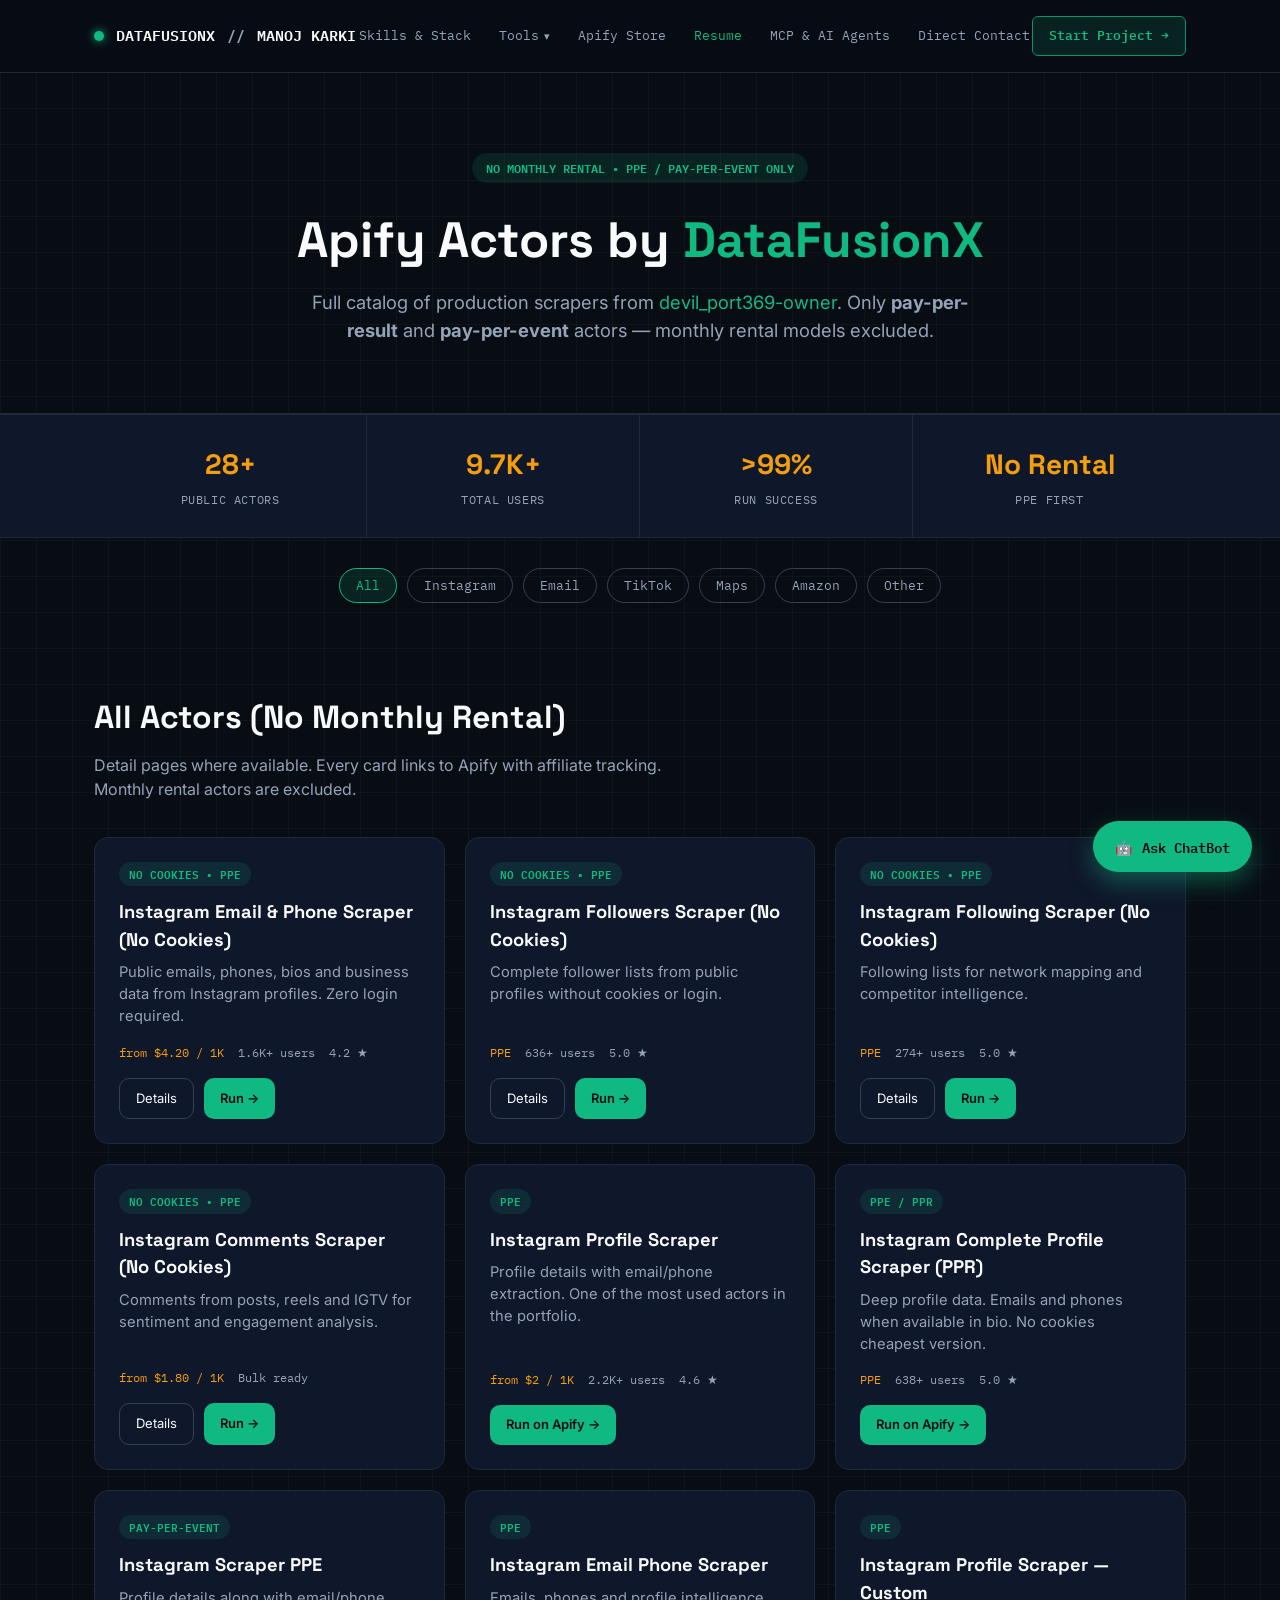
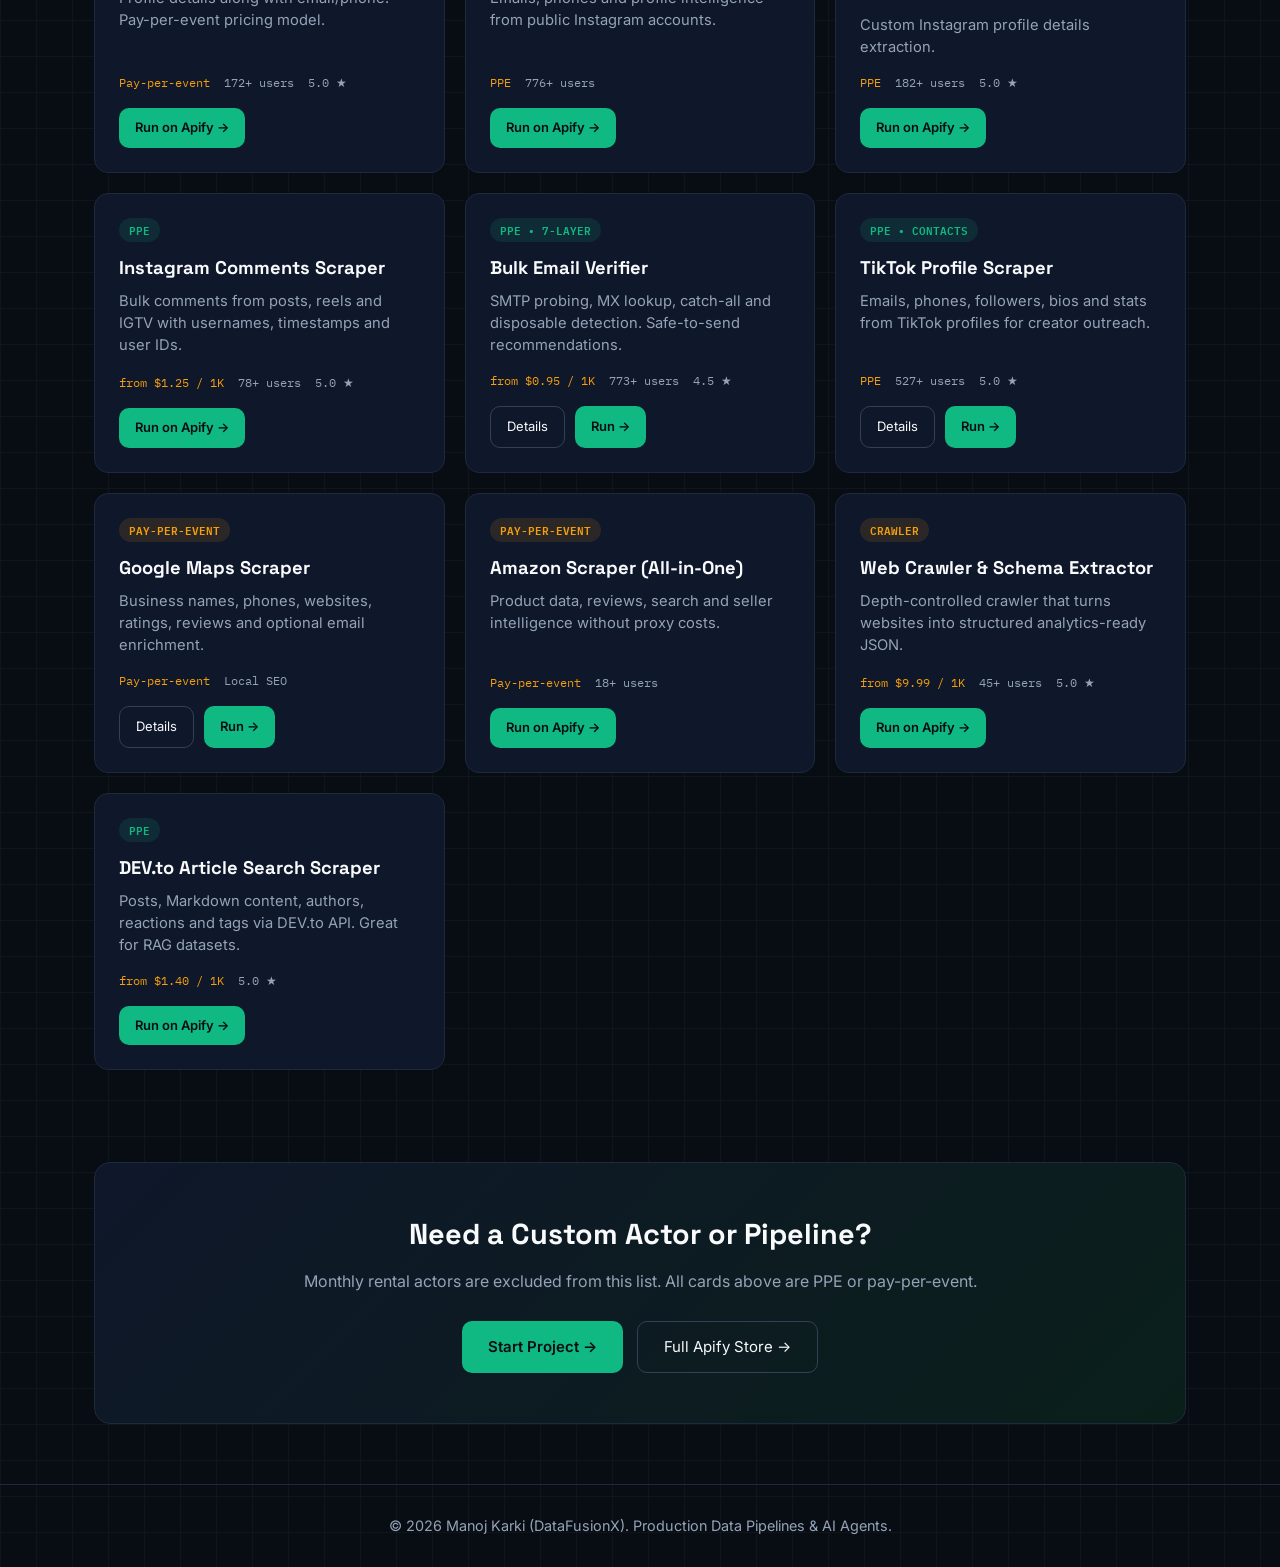
<file: actors.html>
<!DOCTYPE html>
<html lang="en">
<head>
  <meta charset="UTF-8">
  <meta name="viewport" content="width=device-width, initial-scale=1.0">
  <title>All Apify Actors by DataFusionX — PPE & Pay-Per-Event Scrapers (No Monthly Rental)</title>
  <meta name="description" content="Full catalog of DataFusionX Apify Actors by Manoj Karki. Instagram, TikTok, Google Maps, Email Verifier, Amazon and more. Pay-per-result and pay-per-event only — no monthly rental.">
  <meta name="keywords" content="apify actors, datafusionx, instagram scraper, tiktok scraper, google maps scraper, email verifier, pay per result, no monthly rental">
  <link rel="canonical" href="https://manojkarki2020.com.np/actors.html">
  <meta property="og:type" content="website">
  <meta property="og:url" content="https://manojkarki2020.com.np/actors.html">
  <meta property="og:title" content="All Apify Actors by DataFusionX — PPE Only">
  <meta property="og:description" content="Production Apify Actors. No monthly rental. Pay only for results.">
  <meta property="og:image" content="https://manojkarki2020.com.np/og-image.jpg">
  <link rel="preconnect" href="https://fonts.googleapis.com">
  <link rel="preconnect" href="https://fonts.gstatic.com" crossorigin>
  <link href="https://fonts.googleapis.com/css2?family=Space+Grotesk:wght@400;500;600;700&family=IBM+Plex+Mono:wght@400;500;600&family=Inter:wght@400;500;600;700&display=swap" rel="stylesheet">
  <link rel="stylesheet" href="assets/css/style.css">
</head>
<body class="bg-grid">

  <header class="site">
    <div class="wrap nav-inner">
      <a href="https://manojkarki2020.com.np/" class="brand">
        <span class="dot"></span>
        DATAFUSIONX <span style="color:var(--bone-dim)">//</span> MANOJ KARKI
      </a>
      <nav class="desktop-links">
        <a href="https://manojkarki2020.com.np/#skills">Skills & Stack</a>
        <div class="nav-dropdown">
          <a href="/actors.html">Tools</a>
          <div class="dropdown-menu">
            <a href="/instagram-email-scraper.html">Instagram Email & Phone Scraper</a>
            <a href="/instagram-followers-scraper.html">Instagram Followers Scraper</a>
            <a href="/instagram-following-scraper.html">Instagram Following Scraper</a>
            <a href="/instagram-comments-scraper.html">Instagram Comments Scraper</a>
            <a href="/email-verifier.html">Email Verifier</a>
            <a href="/tiktok-scraper.html">TikTok Profile Scraper</a>
            <a href="/google-maps-scraper.html">Google Maps Scraper</a>
            <a href="/actors.html" style="border-top:1px solid var(--line); margin-top:6px; padding-top:12px; color:var(--moss);">View All Tools →</a>
          </div>
        </div>
        <a href="https://apify.com/devil_port369-owner?fpr=lklf0" target="_blank">Apify Store</a>
                <a href="/resume.html" style="color:var(--moss);">Resume</a>
        <a href="https://manojkarki2020.com.np/#mcp">MCP & AI Agents</a>
        <a href="https://manojkarki2020.com.np/#contact">Direct Contact</a>
      </nav>
      <a class="nav-cta" href="https://manojkarki2020.com.np/#onboarding">Start Project →</a>
      <button class="mobile-toggle" id="menuOpen" aria-label="Open Navigation Menu">☰</button>
    </div>
  </header>

  <div class="drawer-overlay" id="drawerOverlay"></div>
  <div class="mobile-drawer" id="mobileDrawer">
    <a href="https://manojkarki2020.com.np/#skills">Skills & Stack</a>
    <a href="/actors.html" style="color:var(--moss); font-weight:600;">All Tools</a>
    <a href="/instagram-email-scraper.html">→ Instagram Email Scraper</a>
    <a href="/instagram-followers-scraper.html">→ Instagram Followers</a>
    <a href="/instagram-following-scraper.html">→ Instagram Following</a>
    <a href="/instagram-comments-scraper.html">→ Instagram Comments</a>
    <a href="/email-verifier.html">→ Email Verifier</a>
    <a href="/tiktok-scraper.html">→ TikTok Scraper</a>
    <a href="/google-maps-scraper.html">→ Google Maps Scraper</a>
    <a href="https://apify.com/devil_port369-owner?fpr=lklf0" target="_blank">Apify Store ↗</a>
    <a href="/resume.html" style="color:var(--moss);">Resume</a>
    <a href="https://manojkarki2020.com.np/#mcp">MCP & AI Agents</a>
    <a href="https://manojkarki2020.com.np/#contact">Direct Contact</a>
    <a class="nav-cta" href="https://manojkarki2020.com.np/#onboarding" style="text-align:center; margin-top:20px;">Start Project →</a>
  </div>

  <section class="hero-center">
    <div class="wrap">
      <div class="badge">NO MONTHLY RENTAL • PPE / PAY-PER-EVENT ONLY</div>
      <h1 class="section-title" style="font-size:clamp(2.2rem,5vw,3.1rem);">Apify Actors by <span style="color:var(--moss)">DataFusionX</span></h1>
      <p class="hero-desc">
        Full catalog of production scrapers from
        <a href="https://apify.com/devil_port369-owner?fpr=lklf0" target="_blank" style="color:var(--moss);">devil_port369-owner</a>.
        Only <strong>pay-per-result</strong> and <strong>pay-per-event</strong> actors — monthly rental models excluded.
      </p>
    </div>
  </section>

  <div class="stats-strip">
    <div class="wrap">
      <div class="stats-grid">
        <div class="stat-card"><div class="stat-num">28+</div><div class="stat-lbl">PUBLIC ACTORS</div></div>
        <div class="stat-card"><div class="stat-num">9.7K+</div><div class="stat-lbl">TOTAL USERS</div></div>
        <div class="stat-card"><div class="stat-num">&gt;99%</div><div class="stat-lbl">RUN SUCCESS</div></div>
        <div class="stat-card"><div class="stat-num">No Rental</div><div class="stat-lbl">PPE FIRST</div></div>
      </div>
    </div>
  </div>

  <div class="wrap">
    <div class="filter-bar">
      <button class="filter-btn active" data-filter="all">All</button>
      <button class="filter-btn" data-filter="instagram">Instagram</button>
      <button class="filter-btn" data-filter="email">Email</button>
      <button class="filter-btn" data-filter="tiktok">TikTok</button>
      <button class="filter-btn" data-filter="maps">Maps</button>
      <button class="filter-btn" data-filter="amazon">Amazon</button>
      <button class="filter-btn" data-filter="other">Other</button>
    </div>
  </div>

  <section>
    <div class="wrap">
      <h2 class="section-title">All Actors (No Monthly Rental)</h2>
      <p class="section-desc">Detail pages where available. Every card links to Apify with affiliate tracking. Monthly rental actors are excluded.</p>

      <div class="actor-grid" id="actorGrid">

        <div class="actor-card" data-cat="instagram">
          <div class="actor-badge">NO COOKIES • PPE</div>
          <h3>Instagram Email &amp; Phone Scraper (No Cookies)</h3>
          <p>Public emails, phones, bios and business data from Instagram profiles. Zero login required.</p>
          <div class="actor-meta"><div><span>from $4.20 / 1K</span></div><div>1.6K+ users</div><div>4.2 ★</div></div>
          <div class="actor-links">
            <a href="/instagram-email-scraper.html" class="btn-secondary">Details</a>
            <a href="https://apify.com/devil_port369-owner/instagram-email-phone-scraper-pay-per-result?fpr=lklf0" target="_blank" class="btn-primary">Run →</a>
          </div>
        </div>

        <div class="actor-card" data-cat="instagram">
          <div class="actor-badge">NO COOKIES • PPE</div>
          <h3>Instagram Followers Scraper (No Cookies)</h3>
          <p>Complete follower lists from public profiles without cookies or login.</p>
          <div class="actor-meta"><div><span>PPE</span></div><div>636+ users</div><div>5.0 ★</div></div>
          <div class="actor-links">
            <a href="/instagram-followers-scraper.html" class="btn-secondary">Details</a>
            <a href="https://apify.com/devil_port369-owner/instagram-follower?fpr=lklf0" target="_blank" class="btn-primary">Run →</a>
          </div>
        </div>

        <div class="actor-card" data-cat="instagram">
          <div class="actor-badge">NO COOKIES • PPE</div>
          <h3>Instagram Following Scraper (No Cookies)</h3>
          <p>Following lists for network mapping and competitor intelligence.</p>
          <div class="actor-meta"><div><span>PPE</span></div><div>274+ users</div><div>5.0 ★</div></div>
          <div class="actor-links">
            <a href="/instagram-following-scraper.html" class="btn-secondary">Details</a>
            <a href="https://apify.com/devil_port369-owner/instagram-following?fpr=lklf0" target="_blank" class="btn-primary">Run →</a>
          </div>
        </div>

        <div class="actor-card" data-cat="instagram">
          <div class="actor-badge">NO COOKIES • PPE</div>
          <h3>Instagram Comments Scraper (No Cookies)</h3>
          <p>Comments from posts, reels and IGTV for sentiment and engagement analysis.</p>
          <div class="actor-meta"><div><span>from $1.80 / 1K</span></div><div>Bulk ready</div></div>
          <div class="actor-links">
            <a href="/instagram-comments-scraper.html" class="btn-secondary">Details</a>
            <a href="https://apify.com/devil_port369-owner/instagram-comments?fpr=lklf0" target="_blank" class="btn-primary">Run →</a>
          </div>
        </div>

        <div class="actor-card" data-cat="instagram">
          <div class="actor-badge">PPE</div>
          <h3>Instagram Profile Scraper</h3>
          <p>Profile details with email/phone extraction. One of the most used actors in the portfolio.</p>
          <div class="actor-meta"><div><span>from $2 / 1K</span></div><div>2.2K+ users</div><div>4.6 ★</div></div>
          <div class="actor-links">
            <a href="https://apify.com/devil_port369-owner/instagram-scraper?fpr=lklf0" target="_blank" class="btn-primary">Run on Apify →</a>
          </div>
        </div>

        <div class="actor-card" data-cat="instagram">
          <div class="actor-badge">PPE / PPR</div>
          <h3>Instagram Complete Profile Scraper (PPR)</h3>
          <p>Deep profile data. Emails and phones when available in bio. No cookies cheapest version.</p>
          <div class="actor-meta"><div><span>PPE</span></div><div>638+ users</div><div>5.0 ★</div></div>
          <div class="actor-links">
            <a href="https://apify.com/devil_port369-owner/instagram-complete-profile-scraper-ppr?fpr=lklf0" target="_blank" class="btn-primary">Run on Apify →</a>
          </div>
        </div>

        <div class="actor-card" data-cat="instagram">
          <div class="actor-badge">PAY-PER-EVENT</div>
          <h3>Instagram Scraper PPE</h3>
          <p>Profile details along with email/phone. Pay-per-event pricing model.</p>
          <div class="actor-meta"><div><span>Pay-per-event</span></div><div>172+ users</div><div>5.0 ★</div></div>
          <div class="actor-links">
            <a href="https://apify.com/devil_port369-owner/instagram-scraper-ppe?fpr=lklf0" target="_blank" class="btn-primary">Run on Apify →</a>
          </div>
        </div>

        <div class="actor-card" data-cat="instagram">
          <div class="actor-badge">PPE</div>
          <h3>Instagram Email Phone Scraper</h3>
          <p>Emails, phones and profile intelligence from public Instagram accounts.</p>
          <div class="actor-meta"><div><span>PPE</span></div><div>776+ users</div></div>
          <div class="actor-links">
            <a href="https://apify.com/devil_port369-owner/instagram-email-phone-scraper?fpr=lklf0" target="_blank" class="btn-primary">Run on Apify →</a>
          </div>
        </div>

        <div class="actor-card" data-cat="instagram">
          <div class="actor-badge">PPE</div>
          <h3>Instagram Profile Scraper — Custom</h3>
          <p>Custom Instagram profile details extraction.</p>
          <div class="actor-meta"><div><span>PPE</span></div><div>182+ users</div><div>5.0 ★</div></div>
          <div class="actor-links">
            <a href="https://apify.com/devil_port369-owner/instagram-profile-scraper---custom?fpr=lklf0" target="_blank" class="btn-primary">Run on Apify →</a>
          </div>
        </div>

        <div class="actor-card" data-cat="instagram">
          <div class="actor-badge">PPE</div>
          <h3>Instagram Comments Scraper</h3>
          <p>Bulk comments from posts, reels and IGTV with usernames, timestamps and user IDs.</p>
          <div class="actor-meta"><div><span>from $1.25 / 1K</span></div><div>78+ users</div><div>5.0 ★</div></div>
          <div class="actor-links">
            <a href="https://apify.com/devil_port369-owner/instagram-comments-scraper?fpr=lklf0" target="_blank" class="btn-primary">Run on Apify →</a>
          </div>
        </div>

        <div class="actor-card" data-cat="email">
          <div class="actor-badge">PPE • 7-LAYER</div>
          <h3>Bulk Email Verifier</h3>
          <p>SMTP probing, MX lookup, catch-all and disposable detection. Safe-to-send recommendations.</p>
          <div class="actor-meta"><div><span>from $0.95 / 1K</span></div><div>773+ users</div><div>4.5 ★</div></div>
          <div class="actor-links">
            <a href="/email-verifier.html" class="btn-secondary">Details</a>
            <a href="https://apify.com/devil_port369-owner/email-verifier?fpr=lklf0" target="_blank" class="btn-primary">Run →</a>
          </div>
        </div>

        <div class="actor-card" data-cat="tiktok">
          <div class="actor-badge">PPE • CONTACTS</div>
          <h3>TikTok Profile Scraper</h3>
          <p>Emails, phones, followers, bios and stats from TikTok profiles for creator outreach.</p>
          <div class="actor-meta"><div><span>PPE</span></div><div>527+ users</div><div>5.0 ★</div></div>
          <div class="actor-links">
            <a href="/tiktok-scraper.html" class="btn-secondary">Details</a>
            <a href="https://apify.com/devil_port369-owner/tiktok-profile-scraper?fpr=lklf0" target="_blank" class="btn-primary">Run →</a>
          </div>
        </div>

        <div class="actor-card" data-cat="maps">
          <div class="actor-badge secondary">PAY-PER-EVENT</div>
          <h3>Google Maps Scraper</h3>
          <p>Business names, phones, websites, ratings, reviews and optional email enrichment.</p>
          <div class="actor-meta"><div><span>Pay-per-event</span></div><div>Local SEO</div></div>
          <div class="actor-links">
            <a href="/google-maps-scraper.html" class="btn-secondary">Details</a>
            <a href="https://apify.com/devil_port369-owner/google-maps-scraper?fpr=lklf0" target="_blank" class="btn-primary">Run →</a>
          </div>
        </div>

        <div class="actor-card" data-cat="amazon">
          <div class="actor-badge secondary">PAY-PER-EVENT</div>
          <h3>Amazon Scraper (All-in-One)</h3>
          <p>Product data, reviews, search and seller intelligence without proxy costs.</p>
          <div class="actor-meta"><div><span>Pay-per-event</span></div><div>18+ users</div></div>
          <div class="actor-links">
            <a href="https://apify.com/devil_port369-owner/amazon-scraper?fpr=lklf0" target="_blank" class="btn-primary">Run on Apify →</a>
          </div>
        </div>

        <div class="actor-card" data-cat="other">
          <div class="actor-badge secondary">CRAWLER</div>
          <h3>Web Crawler &amp; Schema Extractor</h3>
          <p>Depth-controlled crawler that turns websites into structured analytics-ready JSON.</p>
          <div class="actor-meta"><div><span>from $9.99 / 1K</span></div><div>45+ users</div><div>5.0 ★</div></div>
          <div class="actor-links">
            <a href="https://apify.com/devil_port369-owner/web-crawler?fpr=lklf0" target="_blank" class="btn-primary">Run on Apify →</a>
          </div>
        </div>

        <div class="actor-card" data-cat="other">
          <div class="actor-badge">PPE</div>
          <h3>DEV.to Article Search Scraper</h3>
          <p>Posts, Markdown content, authors, reactions and tags via DEV.to API. Great for RAG datasets.</p>
          <div class="actor-meta"><div><span>from $1.40 / 1K</span></div><div>5.0 ★</div></div>
          <div class="actor-links">
            <a href="https://apify.com/devil_port369-owner/devto-article-search-scraper?fpr=lklf0" target="_blank" class="btn-primary">Run on Apify →</a>
          </div>
        </div>

      </div>
    </div>
  </section>

  <div class="wrap">
    <div class="cta-box">
      <h2>Need a Custom Actor or Pipeline?</h2>
      <p>Monthly rental actors are excluded from this list. All cards above are PPE or pay-per-event.</p>
      <div style="display:flex; gap:14px; justify-content:center; flex-wrap:wrap;">
        <a href="https://manojkarki2020.com.np/#onboarding" class="btn-primary">Start Project →</a>
        <a href="https://apify.com/devil_port369-owner?fpr=lklf0" target="_blank" class="btn-secondary">Full Apify Store →</a>
      </div>
    </div>
  </div>

  <footer>
    <div class="wrap">
      © <span id="year"></span> Manoj Karki (DataFusionX). Production Data Pipelines &amp; AI Agents.
    </div>
  </footer>

  <!-- Interactive Slide-Over AI Chatbot Widget -->
<button class="chat-widget-btn" id="chatToggleBtn">
  <span>🤖</span> Ask ChatBot
</button>

<div class="chat-drawer" id="chatDrawer">
  <div class="chat-header">
    <div class="chat-title"><span>⚡</span> DataFusionX Bot</div>
    <button class="chat-close" id="chatCloseBtn">×</button>
  </div>
  <div class="chat-messages" id="chatMessages">
    <div class="msg msg-ai">Hello! I am Manoj Karki's AI assistant. Ask me about custom scrapers, proxy rotation, Hermes local AI agents, or data feeds.</div>
  </div>
  <div class="chat-input-area">
    <input type="text" id="chatInput" placeholder="Ask about Apify Actors or scrapers...">
    <button class="btn btn-primary" id="chatSendBtn" style="padding: 8px 14px; font-size: 12px;">Send</button>
  </div>
</div>

  <script src="assets/js/main.js"></script>
</body>
</html>
</file>
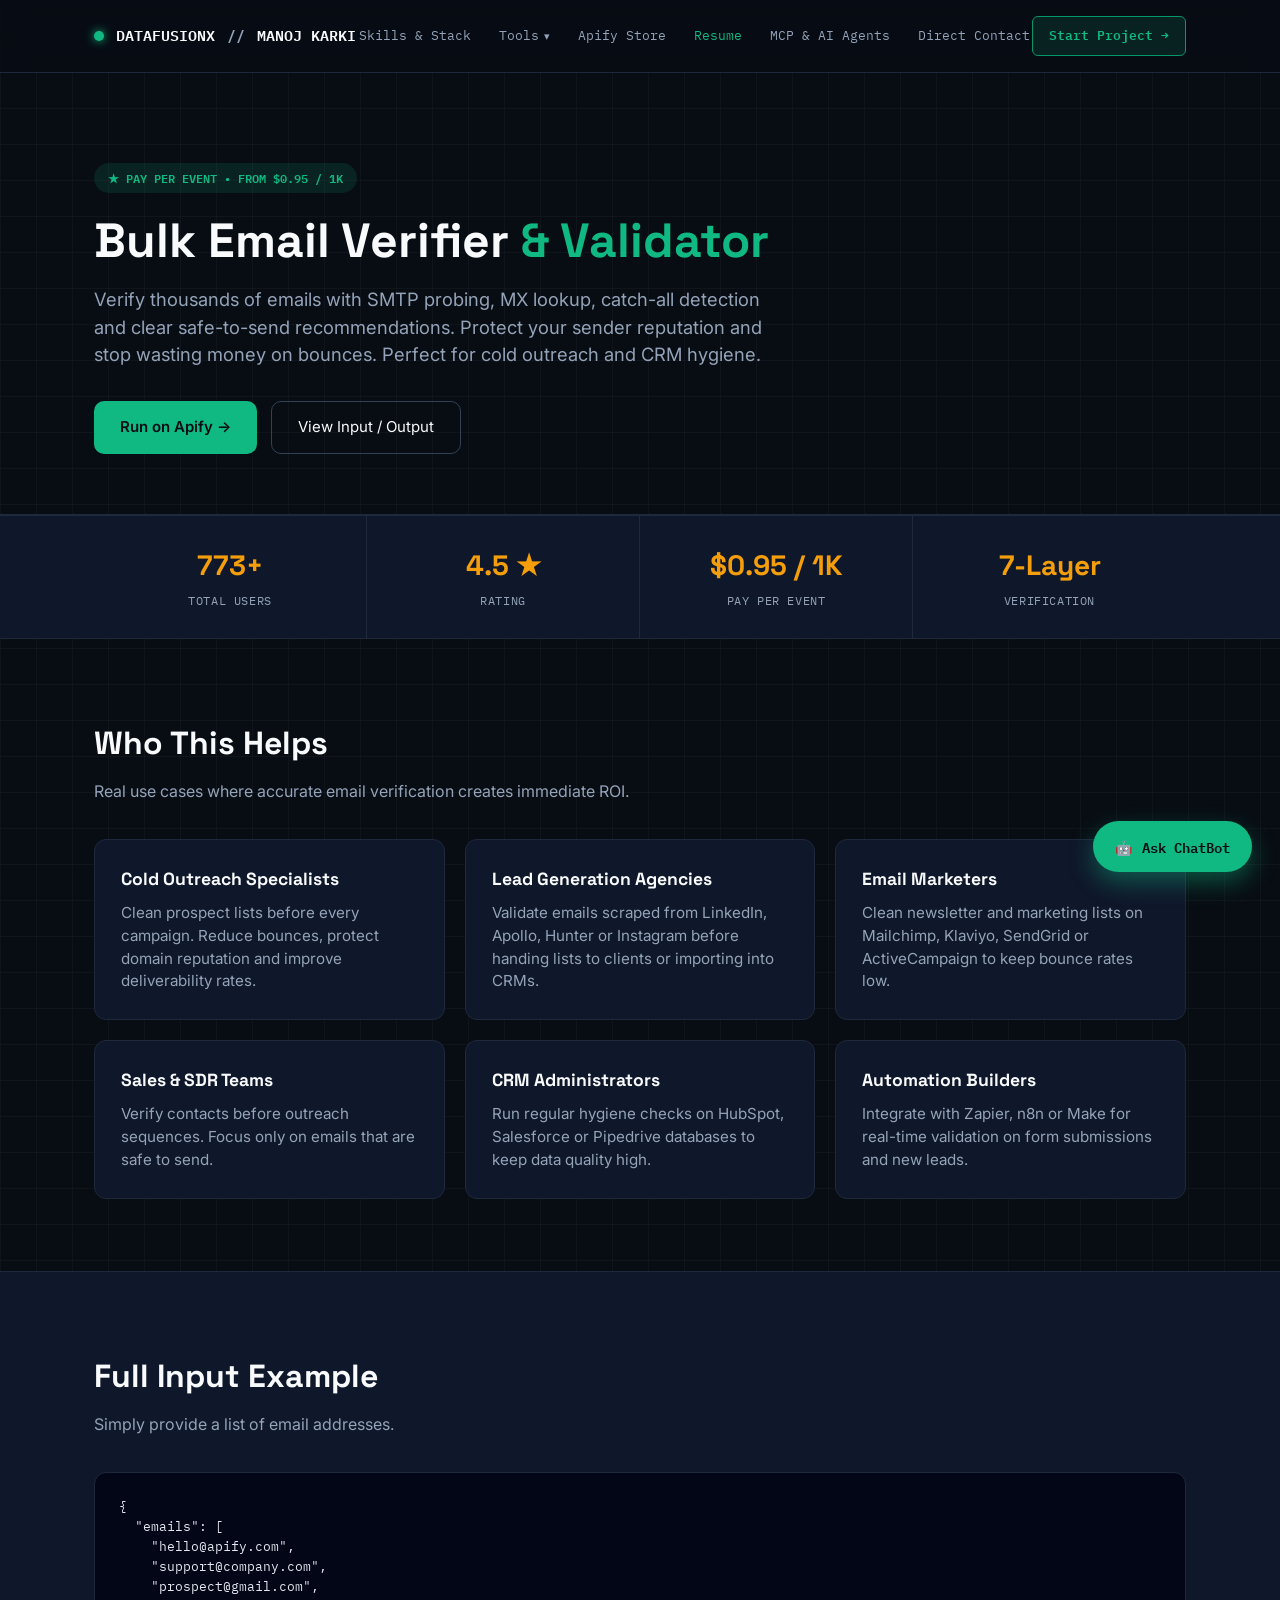
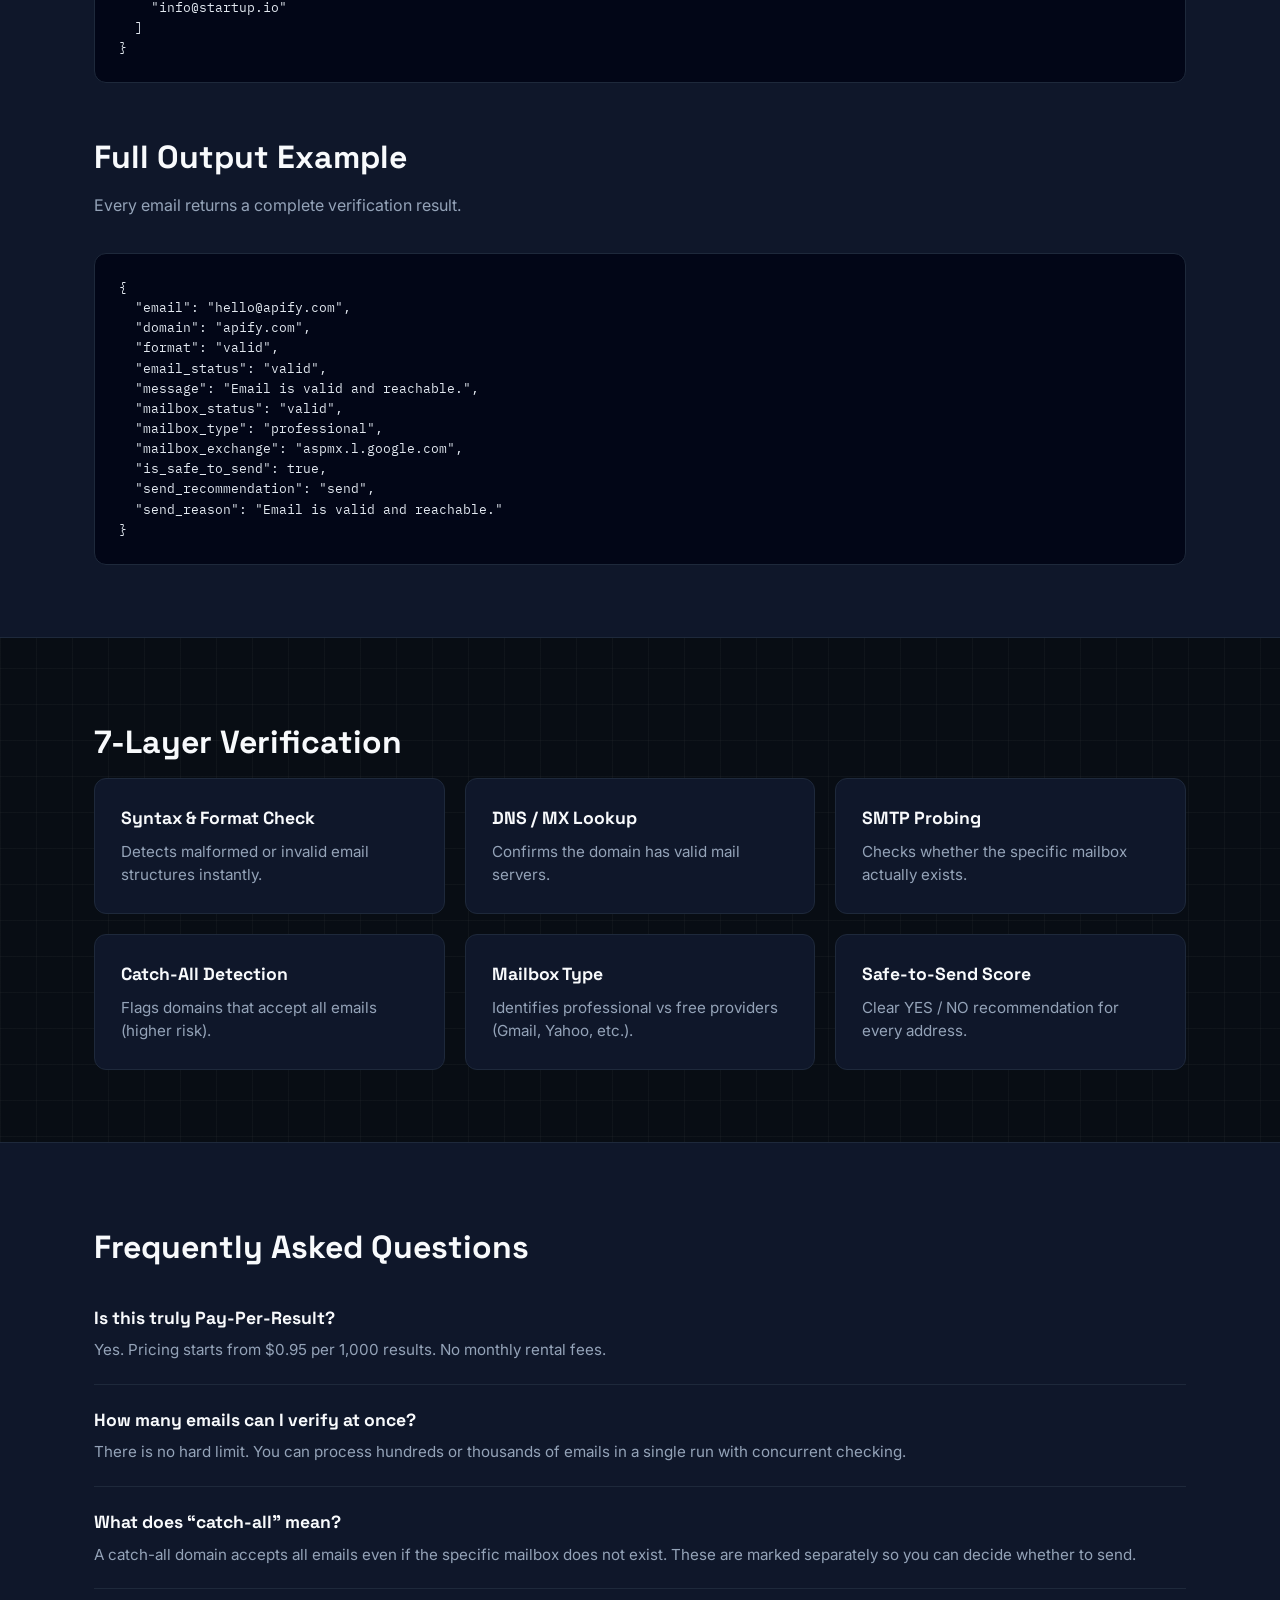
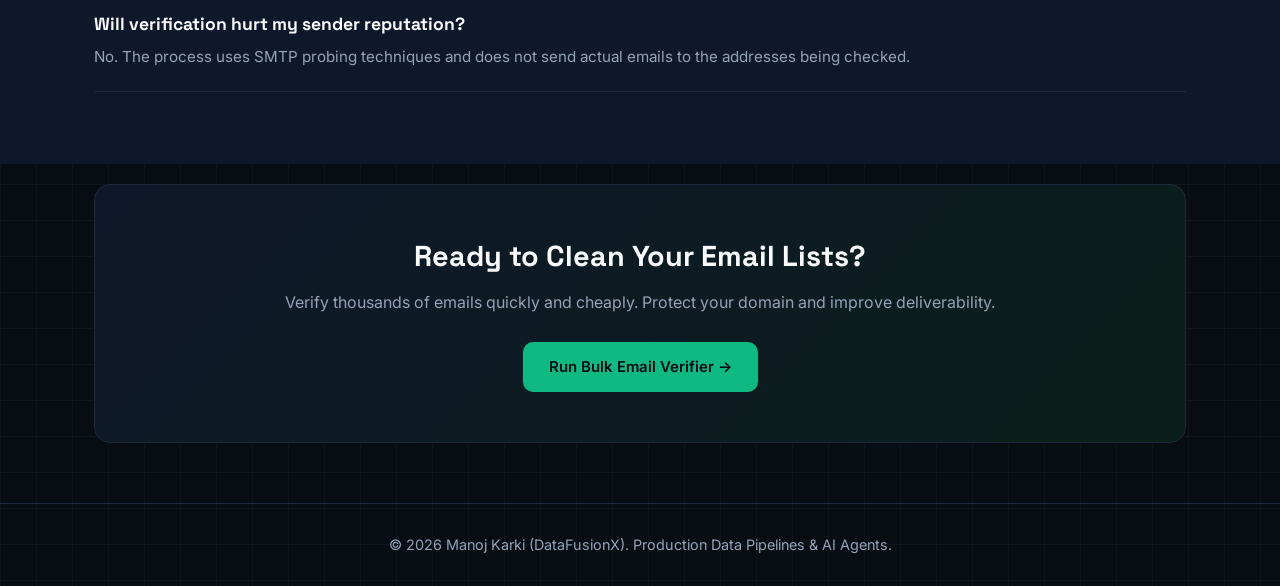
<file: email-verifier.html>
<!DOCTYPE html>
<html lang="en">
<head>
  <meta charset="UTF-8">
  <meta name="viewport" content="width=device-width, initial-scale=1.0">
  <title>Bulk Email Verifier — Fast & Cheap Email Validation | DataFusionX</title>
  <meta name="description" content="Bulk email verifier with SMTP probing, MX lookup, catch-all detection and safe-to-send recommendations. From $0.95 per 1,000 emails. Perfect for cold outreach, CRM cleaning and lead validation. Built by Manoj Karki (DataFusionX).">
  <meta name="keywords" content="bulk email verifier, email verifier apify, email validation, email checker, verify email list, smtp email verifier, cheap email verifier, email list cleaner">
  <link rel="canonical" href="https://manojkarki2020.com.np/email-verifier.html">

  <meta property="og:type" content="website">
  <meta property="og:url" content="https://manojkarki2020.com.np/email-verifier.html">
  <meta property="og:title" content="Bulk Email Verifier — DataFusionX">
  <meta property="og:description" content="Verify thousands of emails with SMTP probing and safe-to-send scores. From $0.95 per 1,000 results.">
  <meta property="og:image" content="https://manojkarki2020.com.np/og-image.jpg">

  <script type="application/ld+json">
  {
    "@context": "https://schema.org",
    "@type": "SoftwareApplication",
    "name": "Bulk Email Verifier",
    "applicationCategory": "BusinessApplication",
    "operatingSystem": "Web",
    "offers": {
      "@type": "Offer",
      "price": "0.95",
      "priceCurrency": "USD"
    },
    "aggregateRating": {
      "@type": "AggregateRating",
      "ratingValue": "4.5",
      "ratingCount": "17"
    },
    "author": {
      "@type": "Person",
      "name": "Manoj Karki",
      "url": "https://manojkarki2020.com.np/"
    }
  }
  </script>
  <link rel="preconnect" href="https://fonts.googleapis.com">
  <link rel="preconnect" href="https://fonts.gstatic.com" crossorigin>
  <link href="https://fonts.googleapis.com/css2?family=Space+Grotesk:wght@400;500;600;700&family=IBM+Plex+Mono:wght@400;500;600&family=Inter:wght@400;500;600;700&display=swap" rel="stylesheet">
  <link rel="stylesheet" href="assets/css/style.css">
</head>
<body class="bg-grid">

  <header class="site">
    <div class="wrap nav-inner">
      <a href="https://manojkarki2020.com.np/" class="brand">
        <span class="dot"></span>
        DATAFUSIONX <span style="color:var(--bone-dim)">//</span> MANOJ KARKI
      </a>
      <nav class="desktop-links">
        <a href="https://manojkarki2020.com.np/#skills">Skills & Stack</a>
        <div class="nav-dropdown">
          <a href="/actors.html">Tools</a>
          <div class="dropdown-menu">

            <a href="/instagram-email-scraper.html">Instagram Email & Phone Scraper</a>
            <a href="/instagram-followers-scraper.html">Instagram Followers Scraper</a>
            <a href="/instagram-following-scraper.html">Instagram Following Scraper</a>
            <a href="/instagram-comments-scraper.html">Instagram Comments Scraper</a>
            <a href="/email-verifier.html">Email Verifier</a>
            <a href="/tiktok-scraper.html">TikTok Profile Scraper</a>
            <a href="/google-maps-scraper.html">Google Maps Scraper</a>
            <a href="/actors.html" style="border-top:1px solid var(--line); margin-top:6px; padding-top:12px; color:var(--moss);">View All Tools →</a>
          </div>
        </div>
        <a href="https://apify.com/devil_port369-owner?fpr=lklf0" target="_blank">Apify Store</a>
                <a href="/resume.html" style="color:var(--moss);">Resume</a>
        <a href="https://manojkarki2020.com.np/#mcp">MCP & AI Agents</a>
        <a href="https://manojkarki2020.com.np/#contact">Direct Contact</a>
      </nav>
      <a class="nav-cta" href="https://manojkarki2020.com.np/#onboarding">Start Project →</a>
      <button class="mobile-toggle" id="menuOpen" aria-label="Open Navigation Menu">☰</button>
    </div>
  </header>

  <div class="drawer-overlay" id="drawerOverlay"></div>
  <div class="mobile-drawer" id="mobileDrawer">
    <a href="https://manojkarki2020.com.np/#skills">Skills & Stack</a>
    <a href="/actors.html" style="color:var(--moss); font-weight:600;">All Tools</a>
    <a href="/instagram-email-scraper.html">→ Instagram Email Scraper</a>
    <a href="/instagram-followers-scraper.html">→ Instagram Followers</a>
    <a href="/instagram-following-scraper.html">→ Instagram Following</a>
    <a href="/instagram-comments-scraper.html">→ Instagram Comments</a>
    <a href="/email-verifier.html">→ Email Verifier</a>
    <a href="/tiktok-scraper.html">→ TikTok Scraper</a>
    <a href="/google-maps-scraper.html">→ Google Maps Scraper</a>
    <a href="https://apify.com/devil_port369-owner?fpr=lklf0" target="_blank">Apify Store ↗</a>
    <a href="/resume.html" style="color:var(--moss);">Resume</a>
    <a href="https://manojkarki2020.com.np/#mcp">MCP & AI Agents</a>
    <a href="https://manojkarki2020.com.np/#contact">Direct Contact</a>
    <a class="nav-cta" href="https://manojkarki2020.com.np/#onboarding" style="text-align:center; margin-top:20px;">Start Project →</a>
  </div>

  <section class="hero">
    <div class="wrap">
      <div class="badge">★ PAY PER EVENT • FROM $0.95 / 1K</div>
      <h1>Bulk Email Verifier <span>& Validator</span></h1>
      <p class="hero-desc">
        Verify thousands of emails with SMTP probing, MX lookup, catch-all detection and clear safe-to-send recommendations.
        Protect your sender reputation and stop wasting money on bounces. Perfect for cold outreach and CRM hygiene.
      </p>
      <div class="hero-actions">
        <a href="https://apify.com/devil_port369-owner/email-verifier?fpr=lklf0" target="_blank" class="btn-primary">
          Run on Apify →
        </a>
        <a href="#input-output" class="btn-secondary">View Input / Output</a>
      </div>
    </div>
  </section>

  <div class="stats-strip">
    <div class="wrap">
      <div class="stats-grid">
        <div class="stat-card">
          <div class="stat-num">773+</div>
          <div class="stat-lbl">TOTAL USERS</div>
        </div>
        <div class="stat-card">
          <div class="stat-num">4.5 ★</div>
          <div class="stat-lbl">RATING</div>
        </div>
        <div class="stat-card">
          <div class="stat-num">$0.95 / 1K</div>
          <div class="stat-lbl">PAY PER EVENT</div>
        </div>
        <div class="stat-card">
          <div class="stat-num">7-Layer</div>
          <div class="stat-lbl">VERIFICATION</div>
        </div>
      </div>
    </div>
  </div>

  <section>
    <div class="wrap">
      <h2 class="section-title">Who This Helps</h2>
      <p class="section-desc">Real use cases where accurate email verification creates immediate ROI.</p>
      <div class="features-grid">
        <div class="feature-card">
          <h3>Cold Outreach Specialists</h3>
          <p>Clean prospect lists before every campaign. Reduce bounces, protect domain reputation and improve deliverability rates.</p>
        </div>
        <div class="feature-card">
          <h3>Lead Generation Agencies</h3>
          <p>Validate emails scraped from LinkedIn, Apollo, Hunter or Instagram before handing lists to clients or importing into CRMs.</p>
        </div>
        <div class="feature-card">
          <h3>Email Marketers</h3>
          <p>Clean newsletter and marketing lists on Mailchimp, Klaviyo, SendGrid or ActiveCampaign to keep bounce rates low.</p>
        </div>
        <div class="feature-card">
          <h3>Sales & SDR Teams</h3>
          <p>Verify contacts before outreach sequences. Focus only on emails that are safe to send.</p>
        </div>
        <div class="feature-card">
          <h3>CRM Administrators</h3>
          <p>Run regular hygiene checks on HubSpot, Salesforce or Pipedrive databases to keep data quality high.</p>
        </div>
        <div class="feature-card">
          <h3>Automation Builders</h3>
          <p>Integrate with Zapier, n8n or Make for real-time validation on form submissions and new leads.</p>
        </div>
      </div>
    </div>
  </section>

  <section id="input-output" style="background: var(--panel); border-top: 1px solid var(--line); border-bottom: 1px solid var(--line);">
    <div class="wrap">
      <h2 class="section-title">Full Input Example</h2>
      <p class="section-desc">Simply provide a list of email addresses.</p>
      <div class="code-block">{
  "emails": [
    "hello@apify.com",
    "support@company.com",
    "prospect@gmail.com",
    "info@startup.io"
  ]
}</div>

      <h2 class="section-title" style="margin-top: 50px;">Full Output Example</h2>
      <p class="section-desc">Every email returns a complete verification result.</p>
      <div class="code-block">{
  "email": "hello@apify.com",
  "domain": "apify.com",
  "format": "valid",
  "email_status": "valid",
  "message": "Email is valid and reachable.",
  "mailbox_status": "valid",
  "mailbox_type": "professional",
  "mailbox_exchange": "aspmx.l.google.com",
  "is_safe_to_send": true,
  "send_recommendation": "send",
  "send_reason": "Email is valid and reachable."
}</div>
    </div>
  </section>

  <section>
    <div class="wrap">
      <h2 class="section-title">7-Layer Verification</h2>
      <div class="features-grid">
        <div class="feature-card">
          <h3>Syntax & Format Check</h3>
          <p>Detects malformed or invalid email structures instantly.</p>
        </div>
        <div class="feature-card">
          <h3>DNS / MX Lookup</h3>
          <p>Confirms the domain has valid mail servers.</p>
        </div>
        <div class="feature-card">
          <h3>SMTP Probing</h3>
          <p>Checks whether the specific mailbox actually exists.</p>
        </div>
        <div class="feature-card">
          <h3>Catch-All Detection</h3>
          <p>Flags domains that accept all emails (higher risk).</p>
        </div>
        <div class="feature-card">
          <h3>Mailbox Type</h3>
          <p>Identifies professional vs free providers (Gmail, Yahoo, etc.).</p>
        </div>
        <div class="feature-card">
          <h3>Safe-to-Send Score</h3>
          <p>Clear YES / NO recommendation for every address.</p>
        </div>
      </div>
    </div>
  </section>

  <section style="background: var(--panel); border-top: 1px solid var(--line);">
    <div class="wrap">
      <h2 class="section-title">Frequently Asked Questions</h2>
      <div class="faq-item">
        <h3>Is this truly Pay-Per-Result?</h3>
        <p>Yes. Pricing starts from $0.95 per 1,000 results. No monthly rental fees.</p>
      </div>
      <div class="faq-item">
        <h3>How many emails can I verify at once?</h3>
        <p>There is no hard limit. You can process hundreds or thousands of emails in a single run with concurrent checking.</p>
      </div>
      <div class="faq-item">
        <h3>What does “catch-all” mean?</h3>
        <p>A catch-all domain accepts all emails even if the specific mailbox does not exist. These are marked separately so you can decide whether to send.</p>
      </div>
      <div class="faq-item">
        <h3>Will verification hurt my sender reputation?</h3>
        <p>No. The process uses SMTP probing techniques and does not send actual emails to the addresses being checked.</p>
      </div>
    </div>
  </section>

  <div class="wrap">
    <div class="cta-box">
      <h2>Ready to Clean Your Email Lists?</h2>
      <p>Verify thousands of emails quickly and cheaply. Protect your domain and improve deliverability.</p>
      <a href="https://apify.com/devil_port369-owner/email-verifier?fpr=lklf0" target="_blank" class="btn-primary">
        Run Bulk Email Verifier →
      </a>
    </div>
  </div>

  <footer>
    <div class="wrap foot-inner" style="text-align: center;">
      <div>© <span id="year"></span> Manoj Karki (DataFusionX). Production Data Pipelines & AI Agents.</div>
    </div>
  </footer>

  <!-- Interactive Slide-Over AI Chatbot Widget -->
<button class="chat-widget-btn" id="chatToggleBtn">
  <span>🤖</span> Ask ChatBot
</button>

<div class="chat-drawer" id="chatDrawer">
  <div class="chat-header">
    <div class="chat-title"><span>⚡</span> DataFusionX Bot</div>
    <button class="chat-close" id="chatCloseBtn">×</button>
  </div>
  <div class="chat-messages" id="chatMessages">
    <div class="msg msg-ai">Hello! I am Manoj Karki's AI assistant. Ask me about custom scrapers, proxy rotation, Hermes local AI agents, or data feeds.</div>
  </div>
  <div class="chat-input-area">
    <input type="text" id="chatInput" placeholder="Ask about Apify Actors or scrapers...">
    <button class="btn btn-primary" id="chatSendBtn" style="padding: 8px 14px; font-size: 12px;">Send</button>
  </div>
</div>

  <script src="assets/js/main.js"></script>
</body>
</html>
</file>
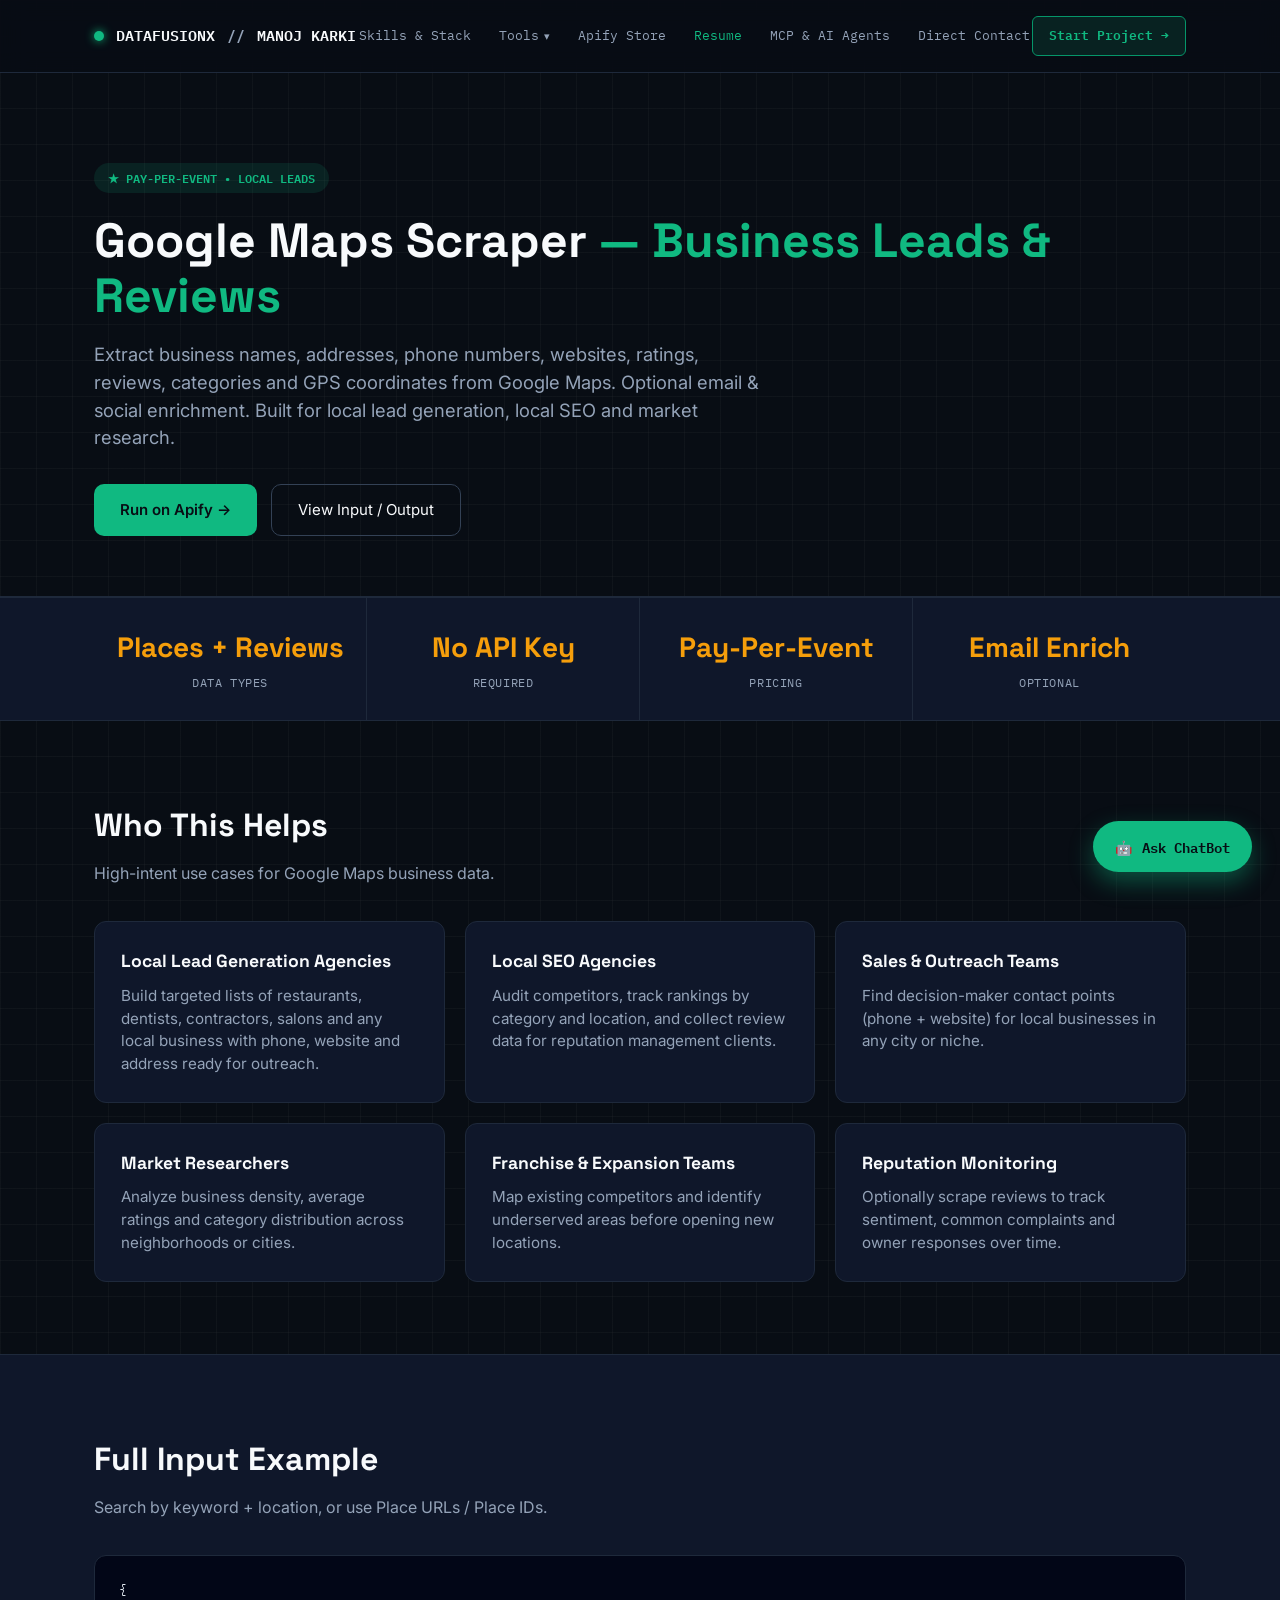
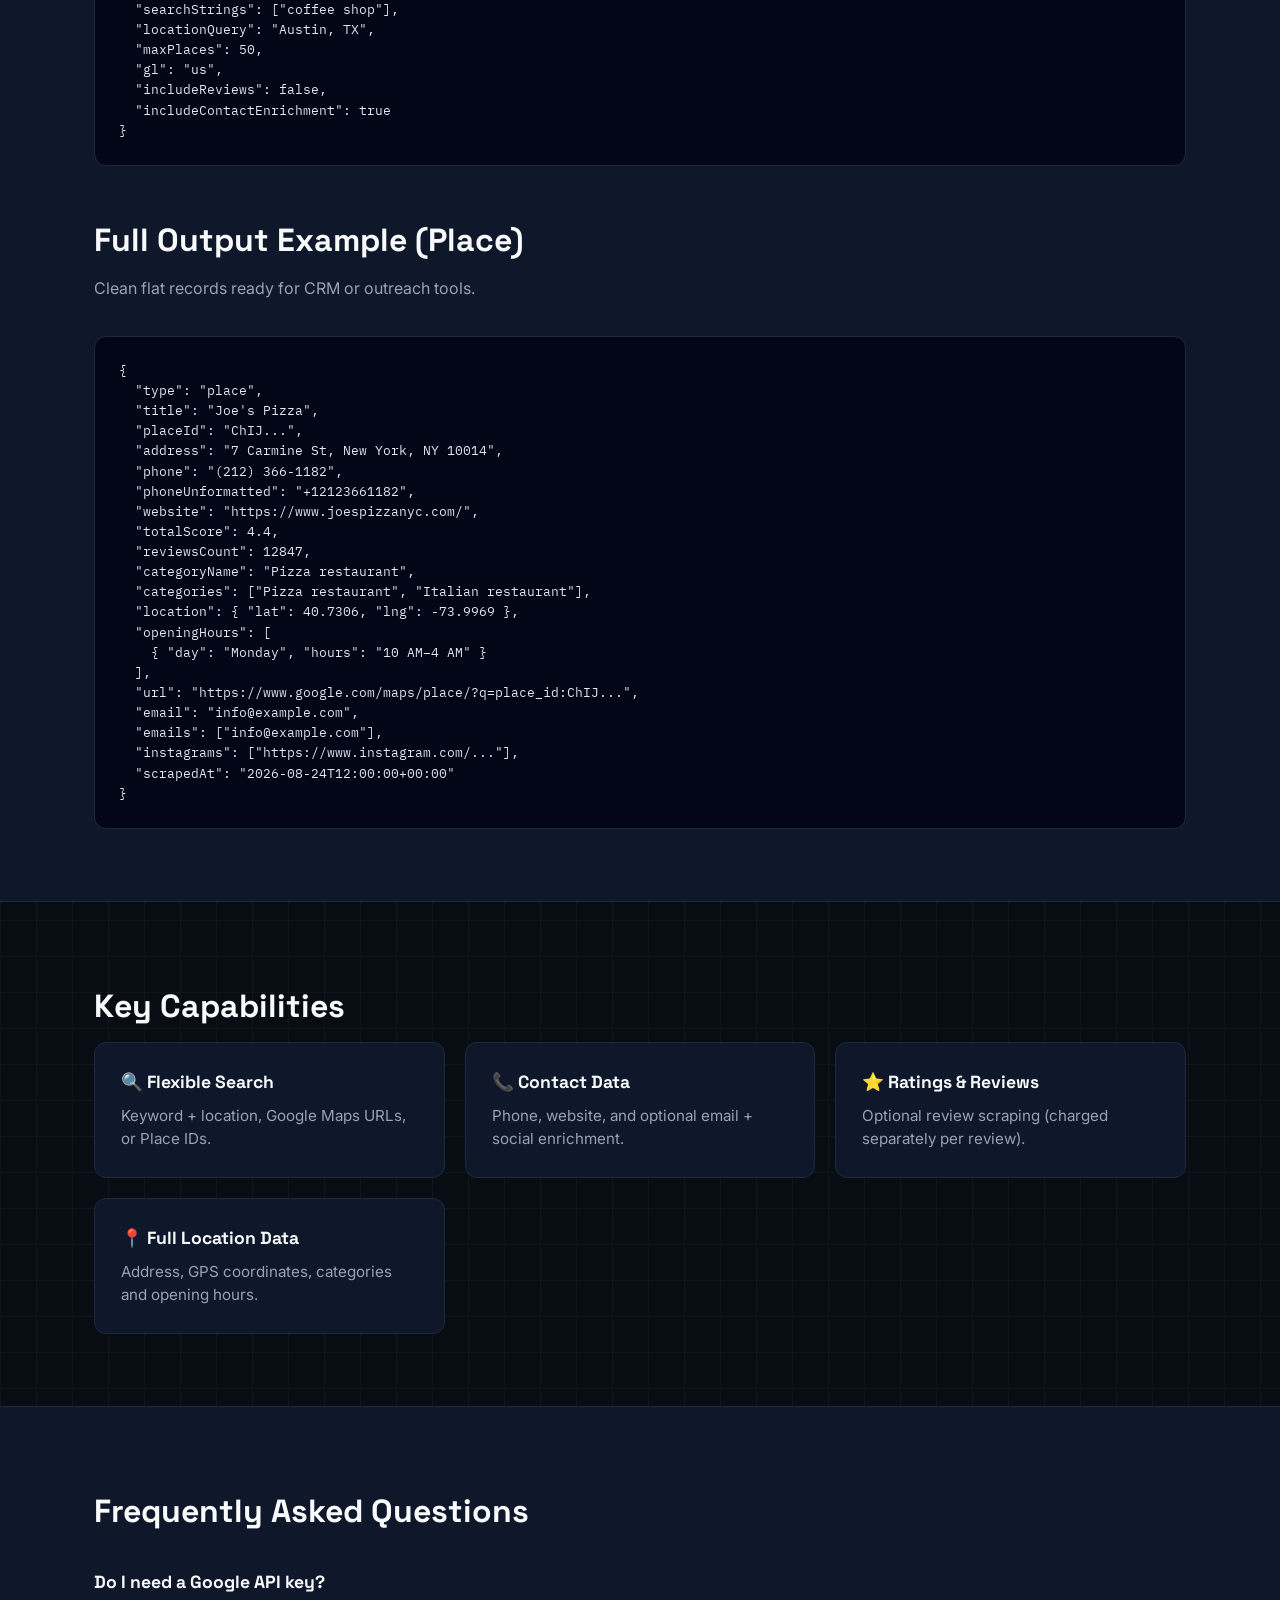
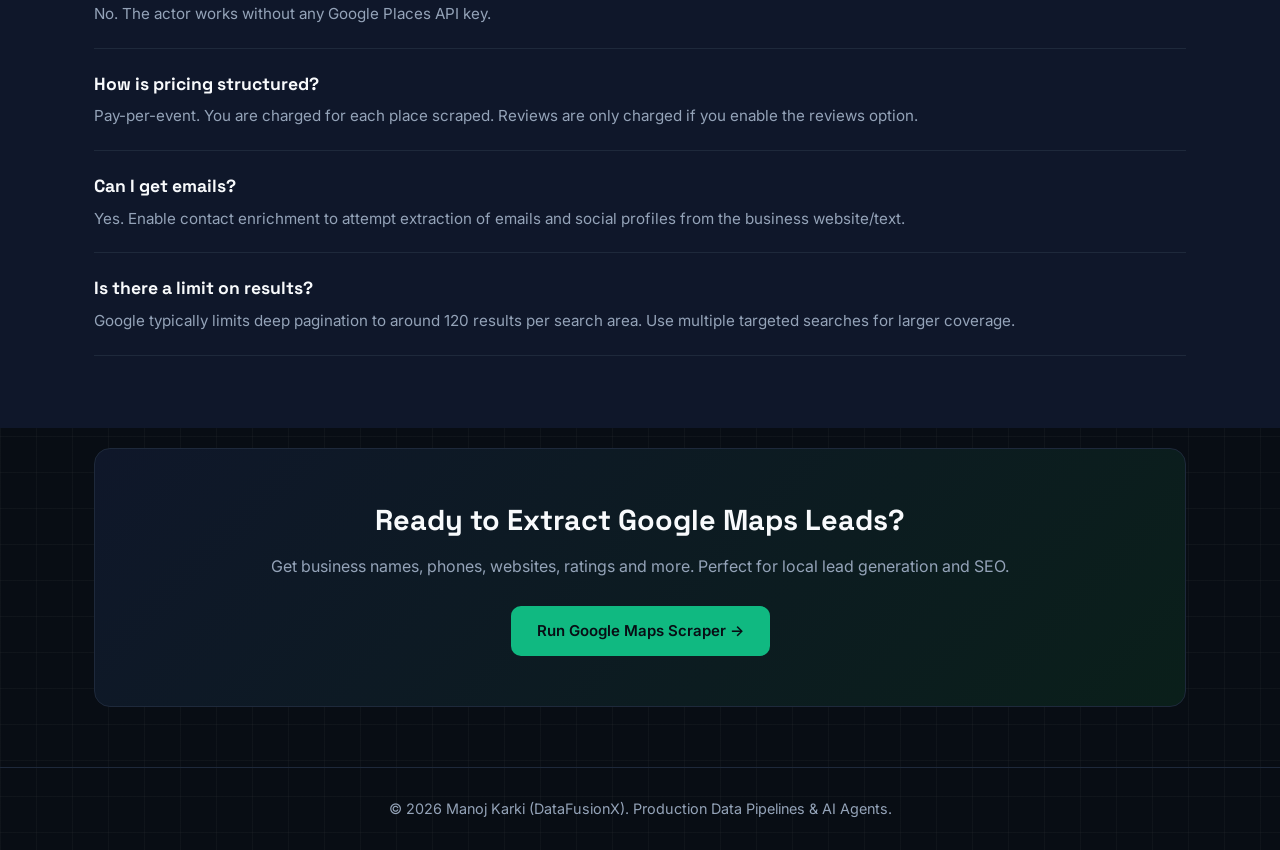
<file: google-maps-scraper.html>
<!DOCTYPE html>
<html lang="en">
<head>
  <meta charset="UTF-8">
  <meta name="viewport" content="width=device-width, initial-scale=1.0">
  <title>Google Maps Scraper — Extract Business Leads, Phones & Reviews | DataFusionX</title>
  <meta name="description" content="Scrape Google Maps for business names, addresses, phone numbers, websites, ratings, reviews and emails. Perfect for local lead generation, local SEO and market research. Pay-per-event pricing. Built by Manoj Karki (DataFusionX).">
  <meta name="keywords" content="google maps scraper, google maps lead generation, scrape google maps, google maps business scraper, google maps email scraper, local lead scraper, google maps reviews scraper">
  <link rel="canonical" href="https://manojkarki2020.com.np/google-maps-scraper.html">

  <meta property="og:type" content="website">
  <meta property="og:url" content="https://manojkarki2020.com.np/google-maps-scraper.html">
  <meta property="og:title" content="Google Maps Scraper — DataFusionX">
  <meta property="og:description" content="Extract Google Maps business leads, phones, websites, ratings and reviews. Ideal for local lead generation and SEO.">
  <meta property="og:image" content="https://manojkarki2020.com.np/og-image.jpg">

  <script type="application/ld+json">
  {
    "@context": "https://schema.org",
    "@type": "SoftwareApplication",
    "name": "Google Maps Scraper",
    "applicationCategory": "BusinessApplication",
    "operatingSystem": "Web",
    "offers": {
      "@type": "Offer",
      "priceCurrency": "USD"
    },
    "author": {
      "@type": "Person",
      "name": "Manoj Karki",
      "url": "https://manojkarki2020.com.np/"
    }
  }
  </script>
  <link rel="preconnect" href="https://fonts.googleapis.com">
  <link rel="preconnect" href="https://fonts.gstatic.com" crossorigin>
  <link href="https://fonts.googleapis.com/css2?family=Space+Grotesk:wght@400;500;600;700&family=IBM+Plex+Mono:wght@400;500;600&family=Inter:wght@400;500;600;700&display=swap" rel="stylesheet">
  <link rel="stylesheet" href="assets/css/style.css">
</head>
<body class="bg-grid">

  <header class="site">
    <div class="wrap nav-inner">
      <a href="https://manojkarki2020.com.np/" class="brand">
        <span class="dot"></span>
        DATAFUSIONX <span style="color:var(--bone-dim)">//</span> MANOJ KARKI
      </a>
      <nav class="desktop-links">
        <a href="https://manojkarki2020.com.np/#skills">Skills & Stack</a>
        <div class="nav-dropdown">
          <a href="/actors.html">Tools</a>
          <div class="dropdown-menu">

            <a href="/instagram-email-scraper.html">Instagram Email & Phone Scraper</a>
            <a href="/instagram-followers-scraper.html">Instagram Followers Scraper</a>
            <a href="/instagram-following-scraper.html">Instagram Following Scraper</a>
            <a href="/instagram-comments-scraper.html">Instagram Comments Scraper</a>
            <a href="/email-verifier.html">Email Verifier</a>
            <a href="/tiktok-scraper.html">TikTok Profile Scraper</a>
            <a href="/google-maps-scraper.html">Google Maps Scraper</a>
            <a href="/actors.html" style="border-top:1px solid var(--line); margin-top:6px; padding-top:12px; color:var(--moss);">View All Tools →</a>
          </div>
        </div>
        <a href="https://apify.com/devil_port369-owner?fpr=lklf0" target="_blank">Apify Store</a>
                <a href="/resume.html" style="color:var(--moss);">Resume</a>
        <a href="https://manojkarki2020.com.np/#mcp">MCP & AI Agents</a>
        <a href="https://manojkarki2020.com.np/#contact">Direct Contact</a>
      </nav>
      <a class="nav-cta" href="https://manojkarki2020.com.np/#onboarding">Start Project →</a>
      <button class="mobile-toggle" id="menuOpen" aria-label="Open Navigation Menu">☰</button>
    </div>
  </header>

  <div class="drawer-overlay" id="drawerOverlay"></div>
  <div class="mobile-drawer" id="mobileDrawer">
    <a href="https://manojkarki2020.com.np/#skills">Skills & Stack</a>
    <a href="/actors.html" style="color:var(--moss); font-weight:600;">All Tools</a>
    <a href="/instagram-email-scraper.html">→ Instagram Email Scraper</a>
    <a href="/instagram-followers-scraper.html">→ Instagram Followers</a>
    <a href="/instagram-following-scraper.html">→ Instagram Following</a>
    <a href="/instagram-comments-scraper.html">→ Instagram Comments</a>
    <a href="/email-verifier.html">→ Email Verifier</a>
    <a href="/tiktok-scraper.html">→ TikTok Scraper</a>
    <a href="/google-maps-scraper.html">→ Google Maps Scraper</a>
    <a href="https://apify.com/devil_port369-owner?fpr=lklf0" target="_blank">Apify Store ↗</a>
    <a href="/resume.html" style="color:var(--moss);">Resume</a>
    <a href="https://manojkarki2020.com.np/#mcp">MCP & AI Agents</a>
    <a href="https://manojkarki2020.com.np/#contact">Direct Contact</a>
    <a class="nav-cta" href="https://manojkarki2020.com.np/#onboarding" style="text-align:center; margin-top:20px;">Start Project →</a>
  </div>

  <section class="hero">
    <div class="wrap">
      <div class="badge">★ PAY-PER-EVENT • LOCAL LEADS</div>
      <h1>Google Maps Scraper <span>— Business Leads & Reviews</span></h1>
      <p class="hero-desc">
        Extract business names, addresses, phone numbers, websites, ratings, reviews, categories and GPS coordinates from Google Maps.
        Optional email & social enrichment. Built for local lead generation, local SEO and market research.
      </p>
      <div class="hero-actions">
        <a href="https://apify.com/devil_port369-owner/google-maps-scraper?fpr=lklf0" target="_blank" class="btn-primary">
          Run on Apify →
        </a>
        <a href="#input-output" class="btn-secondary">View Input / Output</a>
      </div>
    </div>
  </section>

  <div class="stats-strip">
    <div class="wrap">
      <div class="stats-grid">
        <div class="stat-card">
          <div class="stat-num">Places + Reviews</div>
          <div class="stat-lbl">DATA TYPES</div>
        </div>
        <div class="stat-card">
          <div class="stat-num">No API Key</div>
          <div class="stat-lbl">REQUIRED</div>
        </div>
        <div class="stat-card">
          <div class="stat-num">Pay-Per-Event</div>
          <div class="stat-lbl">PRICING</div>
        </div>
        <div class="stat-card">
          <div class="stat-num">Email Enrich</div>
          <div class="stat-lbl">OPTIONAL</div>
        </div>
      </div>
    </div>
  </div>

  <section>
    <div class="wrap">
      <h2 class="section-title">Who This Helps</h2>
      <p class="section-desc">High-intent use cases for Google Maps business data.</p>
      <div class="features-grid">
        <div class="feature-card">
          <h3>Local Lead Generation Agencies</h3>
          <p>Build targeted lists of restaurants, dentists, contractors, salons and any local business with phone, website and address ready for outreach.</p>
        </div>
        <div class="feature-card">
          <h3>Local SEO Agencies</h3>
          <p>Audit competitors, track rankings by category and location, and collect review data for reputation management clients.</p>
        </div>
        <div class="feature-card">
          <h3>Sales & Outreach Teams</h3>
          <p>Find decision-maker contact points (phone + website) for local businesses in any city or niche.</p>
        </div>
        <div class="feature-card">
          <h3>Market Researchers</h3>
          <p>Analyze business density, average ratings and category distribution across neighborhoods or cities.</p>
        </div>
        <div class="feature-card">
          <h3>Franchise & Expansion Teams</h3>
          <p>Map existing competitors and identify underserved areas before opening new locations.</p>
        </div>
        <div class="feature-card">
          <h3>Reputation Monitoring</h3>
          <p>Optionally scrape reviews to track sentiment, common complaints and owner responses over time.</p>
        </div>
      </div>
    </div>
  </section>

  <section id="input-output" style="background: var(--panel); border-top: 1px solid var(--line); border-bottom: 1px solid var(--line);">
    <div class="wrap">
      <h2 class="section-title">Full Input Example</h2>
      <p class="section-desc">Search by keyword + location, or use Place URLs / Place IDs.</p>
      <div class="code-block">{
  "searchStrings": ["coffee shop"],
  "locationQuery": "Austin, TX",
  "maxPlaces": 50,
  "gl": "us",
  "includeReviews": false,
  "includeContactEnrichment": true
}</div>

      <h2 class="section-title" style="margin-top: 50px;">Full Output Example (Place)</h2>
      <p class="section-desc">Clean flat records ready for CRM or outreach tools.</p>
      <div class="code-block">{
  "type": "place",
  "title": "Joe's Pizza",
  "placeId": "ChIJ...",
  "address": "7 Carmine St, New York, NY 10014",
  "phone": "(212) 366-1182",
  "phoneUnformatted": "+12123661182",
  "website": "https://www.joespizzanyc.com/",
  "totalScore": 4.4,
  "reviewsCount": 12847,
  "categoryName": "Pizza restaurant",
  "categories": ["Pizza restaurant", "Italian restaurant"],
  "location": { "lat": 40.7306, "lng": -73.9969 },
  "openingHours": [
    { "day": "Monday", "hours": "10 AM–4 AM" }
  ],
  "url": "https://www.google.com/maps/place/?q=place_id:ChIJ...",
  "email": "info@example.com",
  "emails": ["info@example.com"],
  "instagrams": ["https://www.instagram.com/..."],
  "scrapedAt": "2026-08-24T12:00:00+00:00"
}</div>
    </div>
  </section>

  <section>
    <div class="wrap">
      <h2 class="section-title">Key Capabilities</h2>
      <div class="features-grid">
        <div class="feature-card">
          <h3>🔍 Flexible Search</h3>
          <p>Keyword + location, Google Maps URLs, or Place IDs.</p>
        </div>
        <div class="feature-card">
          <h3>📞 Contact Data</h3>
          <p>Phone, website, and optional email + social enrichment.</p>
        </div>
        <div class="feature-card">
          <h3>⭐ Ratings & Reviews</h3>
          <p>Optional review scraping (charged separately per review).</p>
        </div>
        <div class="feature-card">
          <h3>📍 Full Location Data</h3>
          <p>Address, GPS coordinates, categories and opening hours.</p>
        </div>
      </div>
    </div>
  </section>

  <section style="background: var(--panel); border-top: 1px solid var(--line);">
    <div class="wrap">
      <h2 class="section-title">Frequently Asked Questions</h2>
      <div class="faq-item">
        <h3>Do I need a Google API key?</h3>
        <p>No. The actor works without any Google Places API key.</p>
      </div>
      <div class="faq-item">
        <h3>How is pricing structured?</h3>
        <p>Pay-per-event. You are charged for each place scraped. Reviews are only charged if you enable the reviews option.</p>
      </div>
      <div class="faq-item">
        <h3>Can I get emails?</h3>
        <p>Yes. Enable contact enrichment to attempt extraction of emails and social profiles from the business website/text.</p>
      </div>
      <div class="faq-item">
        <h3>Is there a limit on results?</h3>
        <p>Google typically limits deep pagination to around 120 results per search area. Use multiple targeted searches for larger coverage.</p>
      </div>
    </div>
  </section>

  <div class="wrap">
    <div class="cta-box">
      <h2>Ready to Extract Google Maps Leads?</h2>
      <p>Get business names, phones, websites, ratings and more. Perfect for local lead generation and SEO.</p>
      <a href="https://apify.com/devil_port369-owner/google-maps-scraper?fpr=lklf0" target="_blank" class="btn-primary">
        Run Google Maps Scraper →
      </a>
    </div>
  </div>

  <footer>
    <div class="wrap foot-inner" style="text-align: center;">
      <div>© <span id="year"></span> Manoj Karki (DataFusionX). Production Data Pipelines & AI Agents.</div>
    </div>
  </footer>

  <!-- Interactive Slide-Over AI Chatbot Widget -->
<button class="chat-widget-btn" id="chatToggleBtn">
  <span>🤖</span> Ask ChatBot
</button>

<div class="chat-drawer" id="chatDrawer">
  <div class="chat-header">
    <div class="chat-title"><span>⚡</span> DataFusionX Bot</div>
    <button class="chat-close" id="chatCloseBtn">×</button>
  </div>
  <div class="chat-messages" id="chatMessages">
    <div class="msg msg-ai">Hello! I am Manoj Karki's AI assistant. Ask me about custom scrapers, proxy rotation, Hermes local AI agents, or data feeds.</div>
  </div>
  <div class="chat-input-area">
    <input type="text" id="chatInput" placeholder="Ask about Apify Actors or scrapers...">
    <button class="btn btn-primary" id="chatSendBtn" style="padding: 8px 14px; font-size: 12px;">Send</button>
  </div>
</div>

  <script src="assets/js/main.js"></script>
</body>
</html>
</file>
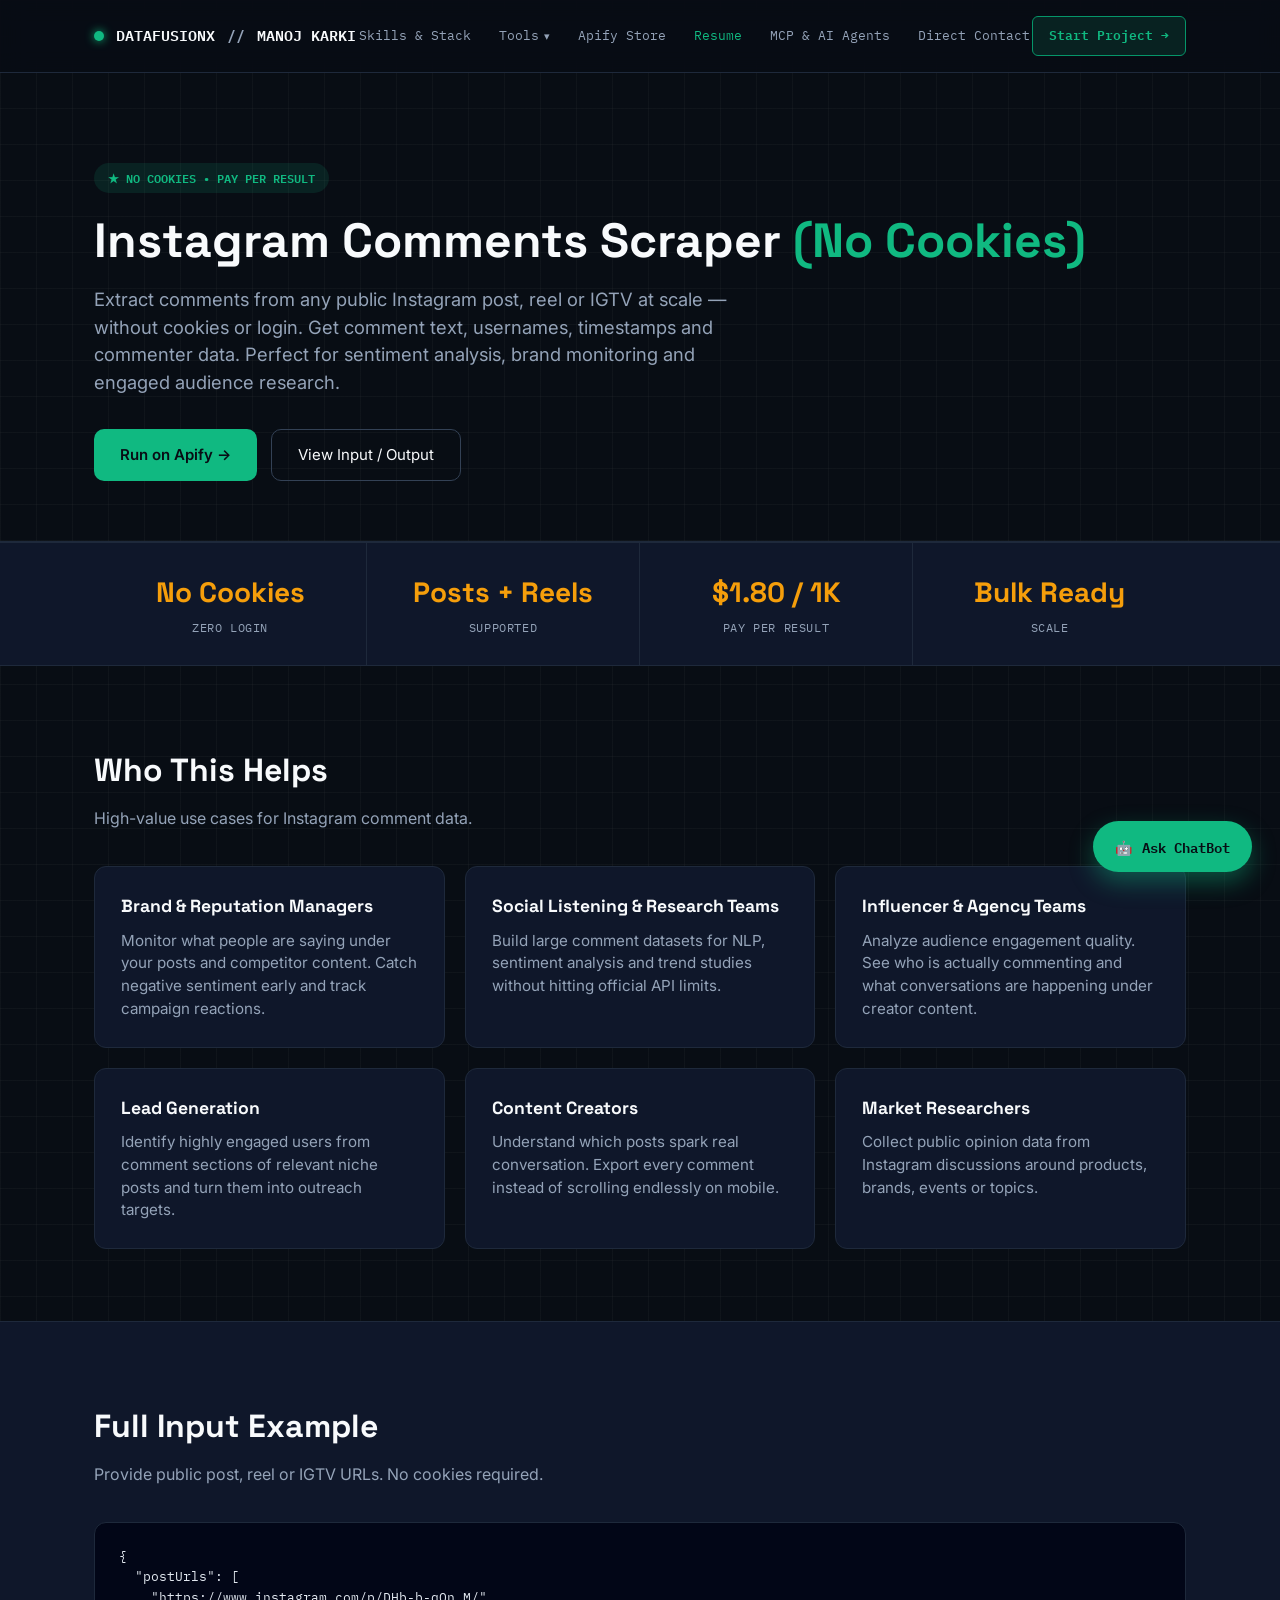
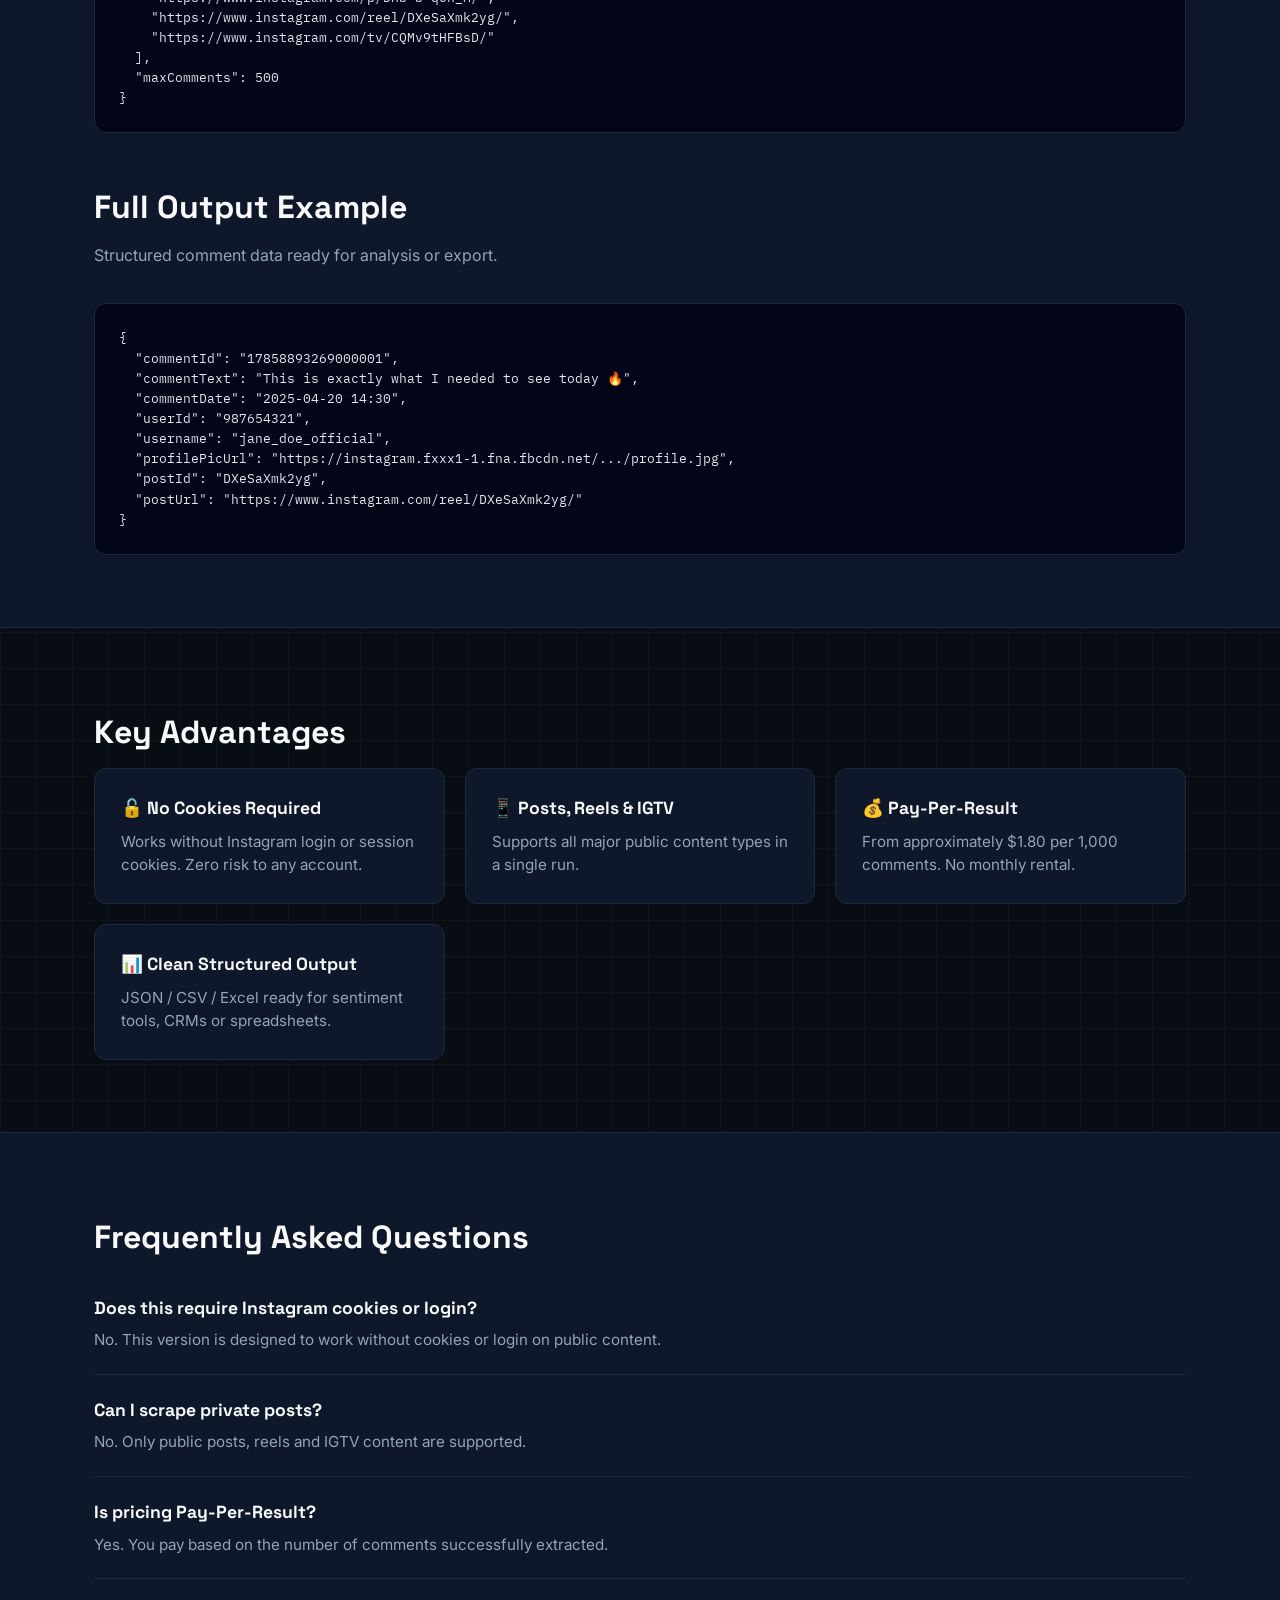
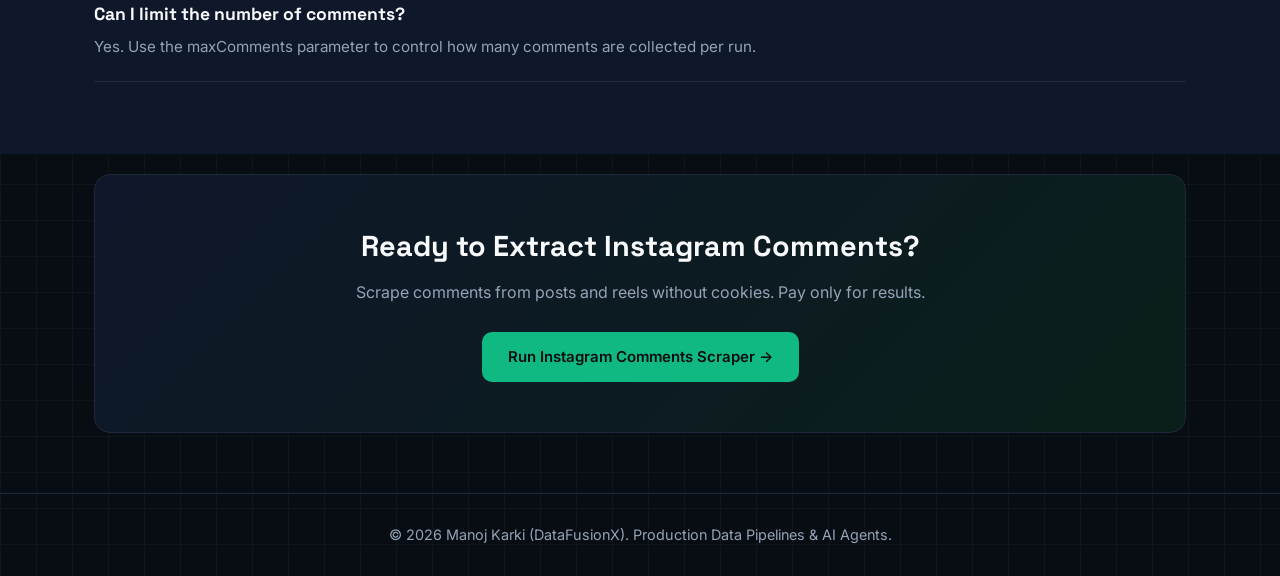
<file: instagram-comments-scraper.html>
<!DOCTYPE html>
<html lang="en">
<head>
  <meta charset="UTF-8">
  <meta name="viewport" content="width=device-width, initial-scale=1.0">
  <title>Instagram Comments Scraper (No Cookies) — Bulk Comment Extraction | DataFusionX</title>
  <meta name="description" content="Scrape Instagram comments from posts, reels and IGTV without cookies. Extract comment text, usernames, timestamps and user data. Pay-per-result. Ideal for sentiment analysis, brand monitoring and lead generation. Built by Manoj Karki (DataFusionX).">
  <meta name="keywords" content="instagram comments scraper, scrape instagram comments, instagram comment extractor, no cookies instagram scraper, instagram reel comments scraper, bulk instagram comments">
  <link rel="canonical" href="https://manojkarki2020.com.np/instagram-comments-scraper.html">

  <meta property="og:type" content="website">
  <meta property="og:url" content="https://manojkarki2020.com.np/instagram-comments-scraper.html">
  <meta property="og:title" content="Instagram Comments Scraper (No Cookies) — DataFusionX">
  <meta property="og:description" content="Extract Instagram comments from posts and reels without cookies. Pay per result. Perfect for sentiment analysis and brand monitoring.">
  <meta property="og:image" content="https://manojkarki2020.com.np/og-image.jpg">

  <script type="application/ld+json">
  {
    "@context": "https://schema.org",
    "@type": "SoftwareApplication",
    "name": "Instagram Comments Scraper (No Cookies)",
    "applicationCategory": "BusinessApplication",
    "operatingSystem": "Web",
    "offers": {
      "@type": "Offer",
      "price": "1.80",
      "priceCurrency": "USD"
    },
    "author": {
      "@type": "Person",
      "name": "Manoj Karki",
      "url": "https://manojkarki2020.com.np/"
    }
  }
  </script>
  <link rel="preconnect" href="https://fonts.googleapis.com">
  <link rel="preconnect" href="https://fonts.gstatic.com" crossorigin>
  <link href="https://fonts.googleapis.com/css2?family=Space+Grotesk:wght@400;500;600;700&family=IBM+Plex+Mono:wght@400;500;600&family=Inter:wght@400;500;600;700&display=swap" rel="stylesheet">
  <link rel="stylesheet" href="assets/css/style.css">
</head>
<body class="bg-grid">

  <header class="site">
    <div class="wrap nav-inner">
      <a href="https://manojkarki2020.com.np/" class="brand">
        <span class="dot"></span>
        DATAFUSIONX <span style="color:var(--bone-dim)">//</span> MANOJ KARKI
      </a>
      <nav class="desktop-links">
        <a href="https://manojkarki2020.com.np/#skills">Skills & Stack</a>
        <div class="nav-dropdown">
          <a href="/actors.html">Tools</a>
          <div class="dropdown-menu">

            <a href="/instagram-email-scraper.html">Instagram Email & Phone Scraper</a>
            <a href="/instagram-followers-scraper.html">Instagram Followers Scraper</a>
            <a href="/instagram-following-scraper.html">Instagram Following Scraper</a>
            <a href="/instagram-comments-scraper.html">Instagram Comments Scraper</a>
            <a href="/email-verifier.html">Email Verifier</a>
            <a href="/tiktok-scraper.html">TikTok Profile Scraper</a>
            <a href="/google-maps-scraper.html">Google Maps Scraper</a>
            <a href="/actors.html" style="border-top:1px solid var(--line); margin-top:6px; padding-top:12px; color:var(--moss);">View All Tools →</a>
          </div>
        </div>
        <a href="https://apify.com/devil_port369-owner?fpr=lklf0" target="_blank">Apify Store</a>
                <a href="/resume.html" style="color:var(--moss);">Resume</a>
        <a href="https://manojkarki2020.com.np/#mcp">MCP & AI Agents</a>
        <a href="https://manojkarki2020.com.np/#contact">Direct Contact</a>
      </nav>
      <a class="nav-cta" href="https://manojkarki2020.com.np/#onboarding">Start Project →</a>
      <button class="mobile-toggle" id="menuOpen" aria-label="Open Navigation Menu">☰</button>
    </div>
  </header>

  <div class="drawer-overlay" id="drawerOverlay"></div>
  <div class="mobile-drawer" id="mobileDrawer">
    <a href="https://manojkarki2020.com.np/#skills">Skills & Stack</a>
    <a href="/actors.html" style="color:var(--moss); font-weight:600;">All Tools</a>
    <a href="/instagram-email-scraper.html">→ Instagram Email Scraper</a>
    <a href="/instagram-followers-scraper.html">→ Instagram Followers</a>
    <a href="/instagram-following-scraper.html">→ Instagram Following</a>
    <a href="/instagram-comments-scraper.html">→ Instagram Comments</a>
    <a href="/email-verifier.html">→ Email Verifier</a>
    <a href="/tiktok-scraper.html">→ TikTok Scraper</a>
    <a href="/google-maps-scraper.html">→ Google Maps Scraper</a>
    <a href="https://apify.com/devil_port369-owner?fpr=lklf0" target="_blank">Apify Store ↗</a>
    <a href="/resume.html" style="color:var(--moss);">Resume</a>
    <a href="https://manojkarki2020.com.np/#mcp">MCP & AI Agents</a>
    <a href="https://manojkarki2020.com.np/#contact">Direct Contact</a>
    <a class="nav-cta" href="https://manojkarki2020.com.np/#onboarding" style="text-align:center; margin-top:20px;">Start Project →</a>
  </div>

  <section class="hero">
    <div class="wrap">
      <div class="badge">★ NO COOKIES • PAY PER RESULT</div>
      <h1>Instagram Comments Scraper <span>(No Cookies)</span></h1>
      <p class="hero-desc">
        Extract comments from any public Instagram post, reel or IGTV at scale — without cookies or login.
        Get comment text, usernames, timestamps and commenter data. Perfect for sentiment analysis, brand monitoring and engaged audience research.
      </p>
      <div class="hero-actions">
        <a href="https://apify.com/devil_port369-owner/instagram-comments?fpr=lklf0" target="_blank" class="btn-primary">
          Run on Apify →
        </a>
        <a href="#input-output" class="btn-secondary">View Input / Output</a>
      </div>
    </div>
  </section>

  <div class="stats-strip">
    <div class="wrap">
      <div class="stats-grid">
        <div class="stat-card">
          <div class="stat-num">No Cookies</div>
          <div class="stat-lbl">ZERO LOGIN</div>
        </div>
        <div class="stat-card">
          <div class="stat-num">Posts + Reels</div>
          <div class="stat-lbl">SUPPORTED</div>
        </div>
        <div class="stat-card">
          <div class="stat-num">$1.80 / 1K</div>
          <div class="stat-lbl">PAY PER RESULT</div>
        </div>
        <div class="stat-card">
          <div class="stat-num">Bulk Ready</div>
          <div class="stat-lbl">SCALE</div>
        </div>
      </div>
    </div>
  </div>

  <section>
    <div class="wrap">
      <h2 class="section-title">Who This Helps</h2>
      <p class="section-desc">High-value use cases for Instagram comment data.</p>
      <div class="features-grid">
        <div class="feature-card">
          <h3>Brand & Reputation Managers</h3>
          <p>Monitor what people are saying under your posts and competitor content. Catch negative sentiment early and track campaign reactions.</p>
        </div>
        <div class="feature-card">
          <h3>Social Listening & Research Teams</h3>
          <p>Build large comment datasets for NLP, sentiment analysis and trend studies without hitting official API limits.</p>
        </div>
        <div class="feature-card">
          <h3>Influencer & Agency Teams</h3>
          <p>Analyze audience engagement quality. See who is actually commenting and what conversations are happening under creator content.</p>
        </div>
        <div class="feature-card">
          <h3>Lead Generation</h3>
          <p>Identify highly engaged users from comment sections of relevant niche posts and turn them into outreach targets.</p>
        </div>
        <div class="feature-card">
          <h3>Content Creators</h3>
          <p>Understand which posts spark real conversation. Export every comment instead of scrolling endlessly on mobile.</p>
        </div>
        <div class="feature-card">
          <h3>Market Researchers</h3>
          <p>Collect public opinion data from Instagram discussions around products, brands, events or topics.</p>
        </div>
      </div>
    </div>
  </section>

  <section id="input-output" style="background: var(--panel); border-top: 1px solid var(--line); border-bottom: 1px solid var(--line);">
    <div class="wrap">
      <h2 class="section-title">Full Input Example</h2>
      <p class="section-desc">Provide public post, reel or IGTV URLs. No cookies required.</p>
      <div class="code-block">{
  "postUrls": [
    "https://www.instagram.com/p/DHb-b-qOn_M/",
    "https://www.instagram.com/reel/DXeSaXmk2yg/",
    "https://www.instagram.com/tv/CQMv9tHFBsD/"
  ],
  "maxComments": 500
}</div>

      <h2 class="section-title" style="margin-top: 50px;">Full Output Example</h2>
      <p class="section-desc">Structured comment data ready for analysis or export.</p>
      <div class="code-block">{
  "commentId": "17858893269000001",
  "commentText": "This is exactly what I needed to see today 🔥",
  "commentDate": "2025-04-20 14:30",
  "userId": "987654321",
  "username": "jane_doe_official",
  "profilePicUrl": "https://instagram.fxxx1-1.fna.fbcdn.net/.../profile.jpg",
  "postId": "DXeSaXmk2yg",
  "postUrl": "https://www.instagram.com/reel/DXeSaXmk2yg/"
}</div>
    </div>
  </section>

  <section>
    <div class="wrap">
      <h2 class="section-title">Key Advantages</h2>
      <div class="features-grid">
        <div class="feature-card">
          <h3>🔓 No Cookies Required</h3>
          <p>Works without Instagram login or session cookies. Zero risk to any account.</p>
        </div>
        <div class="feature-card">
          <h3>📱 Posts, Reels & IGTV</h3>
          <p>Supports all major public content types in a single run.</p>
        </div>
        <div class="feature-card">
          <h3>💰 Pay-Per-Result</h3>
          <p>From approximately $1.80 per 1,000 comments. No monthly rental.</p>
        </div>
        <div class="feature-card">
          <h3>📊 Clean Structured Output</h3>
          <p>JSON / CSV / Excel ready for sentiment tools, CRMs or spreadsheets.</p>
        </div>
      </div>
    </div>
  </section>

  <section style="background: var(--panel); border-top: 1px solid var(--line);">
    <div class="wrap">
      <h2 class="section-title">Frequently Asked Questions</h2>
      <div class="faq-item">
        <h3>Does this require Instagram cookies or login?</h3>
        <p>No. This version is designed to work without cookies or login on public content.</p>
      </div>
      <div class="faq-item">
        <h3>Can I scrape private posts?</h3>
        <p>No. Only public posts, reels and IGTV content are supported.</p>
      </div>
      <div class="faq-item">
        <h3>Is pricing Pay-Per-Result?</h3>
        <p>Yes. You pay based on the number of comments successfully extracted.</p>
      </div>
      <div class="faq-item">
        <h3>Can I limit the number of comments?</h3>
        <p>Yes. Use the maxComments parameter to control how many comments are collected per run.</p>
      </div>
    </div>
  </section>

  <div class="wrap">
    <div class="cta-box">
      <h2>Ready to Extract Instagram Comments?</h2>
      <p>Scrape comments from posts and reels without cookies. Pay only for results.</p>
      <a href="https://apify.com/devil_port369-owner/instagram-comments?fpr=lklf0" target="_blank" class="btn-primary">
        Run Instagram Comments Scraper →
      </a>
    </div>
  </div>

  <footer>
    <div class="wrap foot-inner" style="text-align: center;">
      <div>© <span id="year"></span> Manoj Karki (DataFusionX). Production Data Pipelines & AI Agents.</div>
    </div>
  </footer>

  <!-- Interactive Slide-Over AI Chatbot Widget -->
<button class="chat-widget-btn" id="chatToggleBtn">
  <span>🤖</span> Ask ChatBot
</button>

<div class="chat-drawer" id="chatDrawer">
  <div class="chat-header">
    <div class="chat-title"><span>⚡</span> DataFusionX Bot</div>
    <button class="chat-close" id="chatCloseBtn">×</button>
  </div>
  <div class="chat-messages" id="chatMessages">
    <div class="msg msg-ai">Hello! I am Manoj Karki's AI assistant. Ask me about custom scrapers, proxy rotation, Hermes local AI agents, or data feeds.</div>
  </div>
  <div class="chat-input-area">
    <input type="text" id="chatInput" placeholder="Ask about Apify Actors or scrapers...">
    <button class="btn btn-primary" id="chatSendBtn" style="padding: 8px 14px; font-size: 12px;">Send</button>
  </div>
</div>

  <script src="assets/js/main.js"></script>
</body>
</html>
</file>
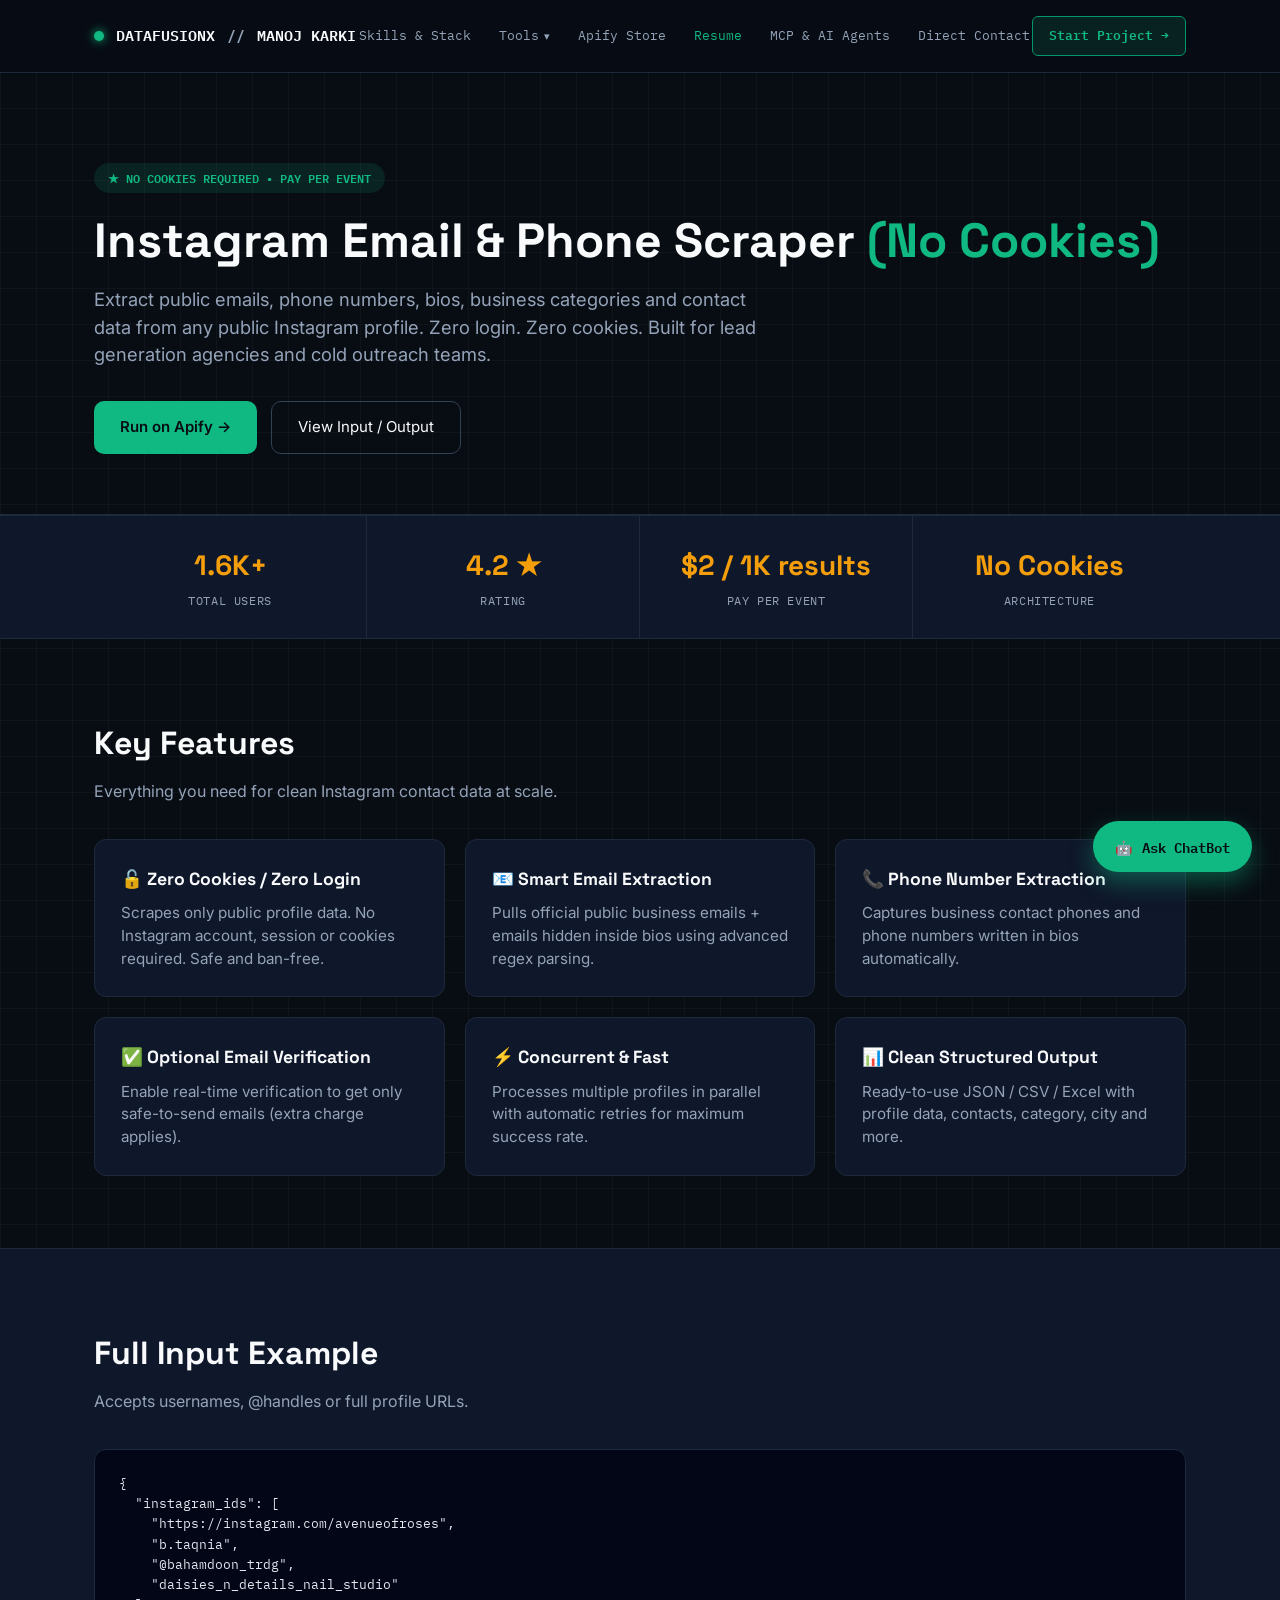
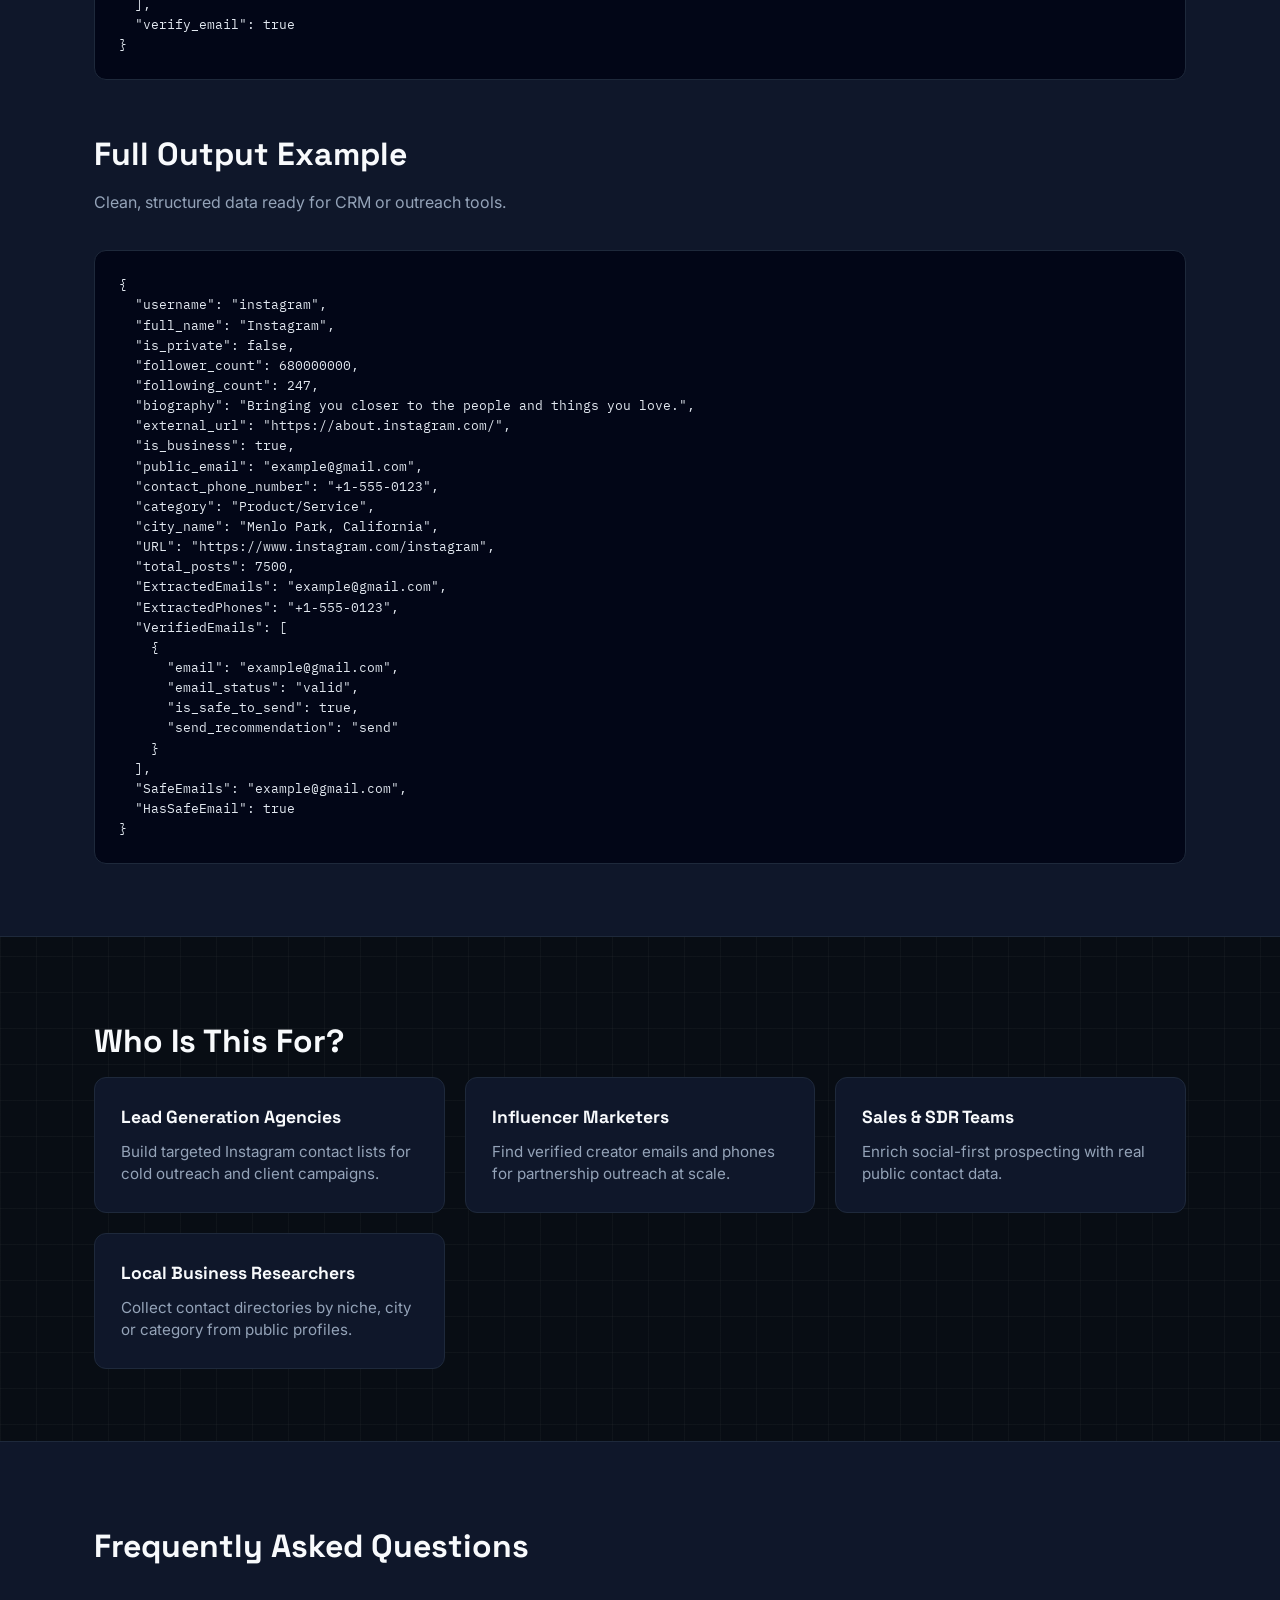
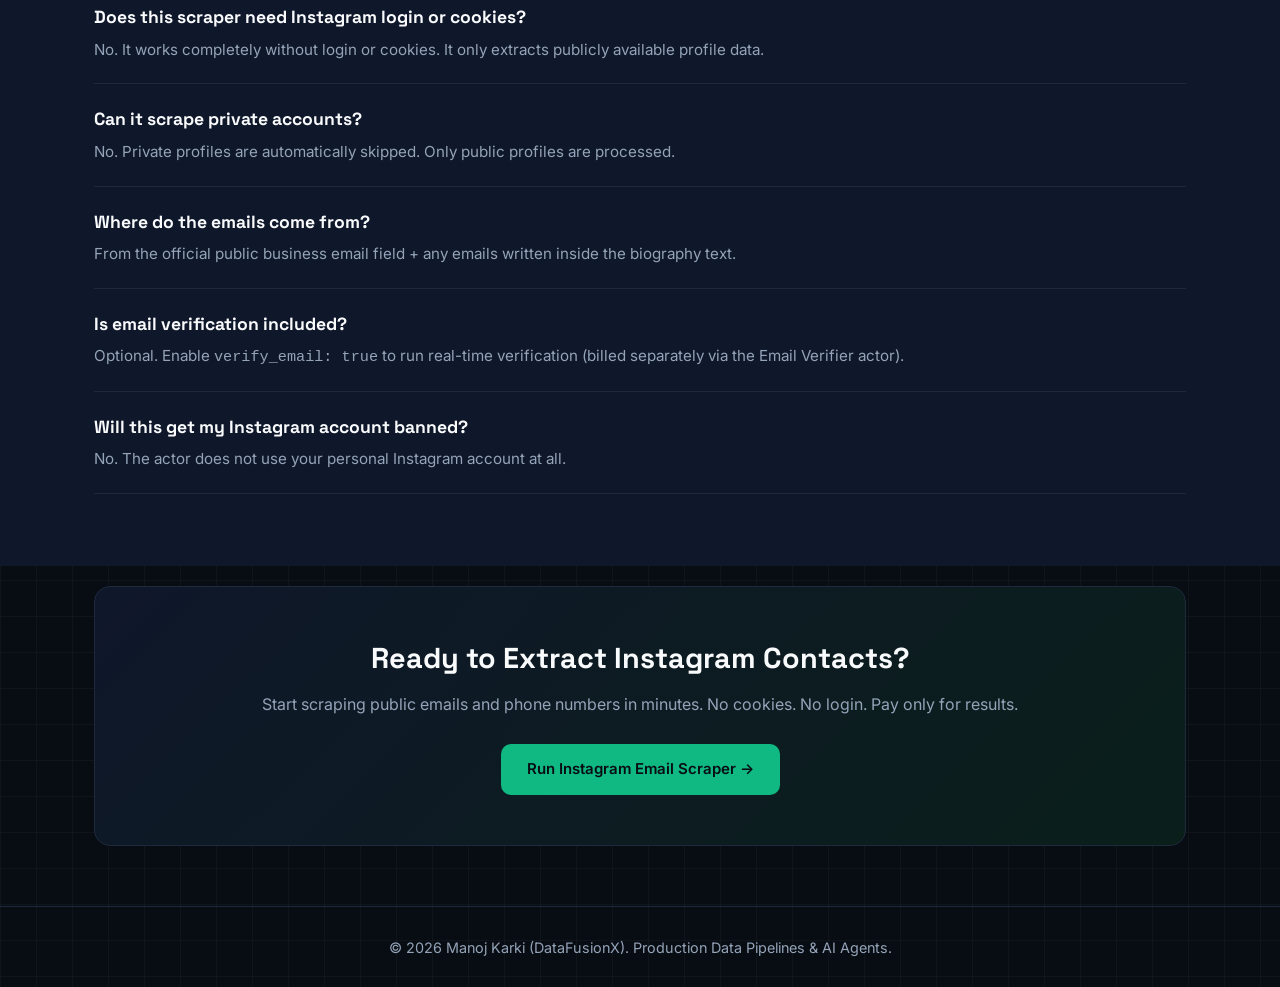
<file: instagram-email-scraper.html>
<!DOCTYPE html>
<html lang="en">
<head>
  <meta charset="UTF-8">
  <meta name="viewport" content="width=device-width, initial-scale=1.0">
  <title>Instagram Email & Phone Scraper (No Cookies) — Best Apify Actor by DataFusionX</title>
  <meta name="description" content="Scrape Instagram emails, phone numbers, bio and business data from any public profile — no login or cookies required. Pay-per-result. Optional real-time email verification. Built by Manoj Karki (DataFusionX).">
  <meta name="keywords" content="instagram email scraper, instagram phone scraper, instagram email phone scraper no cookies, scrape instagram email, apify instagram scraper, instagram contact scraper">
  <link rel="canonical" href="https://manojkarki2020.com.np/instagram-email-scraper.html">

  <meta property="og:type" content="website">
  <meta property="og:url" content="https://manojkarki2020.com.np/instagram-email-scraper.html">
  <meta property="og:title" content="Instagram Email & Phone Scraper (No Cookies) — DataFusionX">
  <meta property="og:description" content="Extract public emails, phone numbers and business data from Instagram profiles without cookies or login. High success rate. Pay per result.">
  <meta property="og:image" content="https://manojkarki2020.com.np/og-image.jpg">

  <script type="application/ld+json">
  {
    "@context": "https://schema.org",
    "@type": "SoftwareApplication",
    "name": "Instagram Email & Phone Scraper (No Cookies)",
    "applicationCategory": "BusinessApplication",
    "operatingSystem": "Web",
    "offers": {
      "@type": "Offer",
      "price": "3.00",
      "priceCurrency": "USD"
    },
    "aggregateRating": {
      "@type": "AggregateRating",
      "ratingValue": "4.2",
      "ratingCount": "18"
    },
    "author": {
      "@type": "Person",
      "name": "Manoj Karki",
      "url": "https://manojkarki2020.com.np/"
    }
  }
  </script>
  <link rel="preconnect" href="https://fonts.googleapis.com">
  <link rel="preconnect" href="https://fonts.gstatic.com" crossorigin>
  <link href="https://fonts.googleapis.com/css2?family=Space+Grotesk:wght@400;500;600;700&family=IBM+Plex+Mono:wght@400;500;600&family=Inter:wght@400;500;600;700&display=swap" rel="stylesheet">
  <link rel="stylesheet" href="assets/css/style.css">
</head>
<body class="bg-grid">

  <header class="site">
    <div class="wrap nav-inner">
      <a href="https://manojkarki2020.com.np/" class="brand">
        <span class="dot"></span>
        DATAFUSIONX <span style="color:var(--bone-dim)">//</span> MANOJ KARKI
      </a>
      <nav class="desktop-links">
        <a href="https://manojkarki2020.com.np/#skills">Skills & Stack</a>
        <div class="nav-dropdown">
          <a href="/actors.html">Tools</a>
          <div class="dropdown-menu">

            <a href="/instagram-email-scraper.html">Instagram Email & Phone Scraper</a>
            <a href="/instagram-followers-scraper.html">Instagram Followers Scraper</a>
            <a href="/instagram-following-scraper.html">Instagram Following Scraper</a>
            <a href="/instagram-comments-scraper.html">Instagram Comments Scraper</a>
            <a href="/email-verifier.html">Email Verifier</a>
            <a href="/tiktok-scraper.html">TikTok Profile Scraper</a>
            <a href="/google-maps-scraper.html">Google Maps Scraper</a>
            <a href="/actors.html" style="border-top:1px solid var(--line); margin-top:6px; padding-top:12px; color:var(--moss);">View All Tools →</a>
          </div>
        </div>
        <a href="https://apify.com/devil_port369-owner?fpr=lklf0" target="_blank">Apify Store</a>
        <a href="/resume.html" style="color:var(--moss);">Resume</a>
        <a href="https://manojkarki2020.com.np/#mcp">MCP & AI Agents</a>
        <a href="https://manojkarki2020.com.np/#contact">Direct Contact</a>
      </nav>
      <a class="nav-cta" href="https://manojkarki2020.com.np/#onboarding">Start Project →</a>
      <button class="mobile-toggle" id="menuOpen" aria-label="Open Navigation Menu">☰</button>
    </div>
  </header>

  <div class="drawer-overlay" id="drawerOverlay"></div>
  <div class="mobile-drawer" id="mobileDrawer">
    <a href="https://manojkarki2020.com.np/#skills">Skills & Stack</a>
    <a href="/actors.html" style="color:var(--moss); font-weight:600;">All Tools</a>
    <a href="/instagram-email-scraper.html">→ Instagram Email Scraper</a>
    <a href="/instagram-followers-scraper.html">→ Instagram Followers</a>
    <a href="/instagram-following-scraper.html">→ Instagram Following</a>
    <a href="/instagram-comments-scraper.html">→ Instagram Comments</a>
    <a href="/email-verifier.html">→ Email Verifier</a>
    <a href="/tiktok-scraper.html">→ TikTok Scraper</a>
    <a href="/google-maps-scraper.html">→ Google Maps Scraper</a>
    <a href="https://apify.com/devil_port369-owner?fpr=lklf0" target="_blank">Apify Store ↗</a>
            <a href="/resume.html" style="color:var(--moss);">Resume</a>
    <a href="https://manojkarki2020.com.np/#mcp">MCP & AI Agents</a>
    <a href="https://manojkarki2020.com.np/#contact">Direct Contact</a>
    <a class="nav-cta" href="https://manojkarki2020.com.np/#onboarding" style="text-align:center; margin-top:20px;">Start Project →</a>
  </div>

  <section class="hero">
    <div class="wrap">
      <div class="badge">★ NO COOKIES REQUIRED • PAY PER EVENT</div>
      <h1>Instagram Email & Phone Scraper <span>(No Cookies)</span></h1>
      <p class="hero-desc">
        Extract public emails, phone numbers, bios, business categories and contact data from any public Instagram profile.
        Zero login. Zero cookies. Built for lead generation agencies and cold outreach teams.
      </p>
      <div class="hero-actions">
        <a href="https://apify.com/devil_port369-owner/instagram-email-phone-scraper-pay-per-result?fpr=lklf0" target="_blank" class="btn-primary">
          Run on Apify →
        </a>
        <a href="#input-output" class="btn-secondary">View Input / Output</a>
      </div>
    </div>
  </section>

  <div class="stats-strip">
    <div class="wrap">
      <div class="stats-grid">
        <div class="stat-card">
          <div class="stat-num">1.6K+</div>
          <div class="stat-lbl">TOTAL USERS</div>
        </div>
        <div class="stat-card">
          <div class="stat-num">4.2 ★</div>
          <div class="stat-lbl">RATING</div>
        </div>
        <div class="stat-card">
          <div class="stat-num">$2 / 1K results</div>
          <div class="stat-lbl">PAY PER EVENT</div>
        </div>
        <div class="stat-card">
          <div class="stat-num">No Cookies</div>
          <div class="stat-lbl">ARCHITECTURE</div>
        </div>
      </div>
    </div>
  </div>

  <section>
    <div class="wrap">
      <h2 class="section-title">Key Features</h2>
      <p class="section-desc">Everything you need for clean Instagram contact data at scale.</p>
      <div class="features-grid">
        <div class="feature-card">
          <h3>🔓 Zero Cookies / Zero Login</h3>
          <p>Scrapes only public profile data. No Instagram account, session or cookies required. Safe and ban-free.</p>
        </div>
        <div class="feature-card">
          <h3>📧 Smart Email Extraction</h3>
          <p>Pulls official public business emails + emails hidden inside bios using advanced regex parsing.</p>
        </div>
        <div class="feature-card">
          <h3>📞 Phone Number Extraction</h3>
          <p>Captures business contact phones and phone numbers written in bios automatically.</p>
        </div>
        <div class="feature-card">
          <h3>✅ Optional Email Verification</h3>
          <p>Enable real-time verification to get only safe-to-send emails (extra charge applies).</p>
        </div>
        <div class="feature-card">
          <h3>⚡ Concurrent & Fast</h3>
          <p>Processes multiple profiles in parallel with automatic retries for maximum success rate.</p>
        </div>
        <div class="feature-card">
          <h3>📊 Clean Structured Output</h3>
          <p>Ready-to-use JSON / CSV / Excel with profile data, contacts, category, city and more.</p>
        </div>
      </div>
    </div>
  </section>

  <section id="input-output" style="background: var(--panel); border-top: 1px solid var(--line); border-bottom: 1px solid var(--line);">
    <div class="wrap">
      <h2 class="section-title">Full Input Example</h2>
      <p class="section-desc">Accepts usernames, @handles or full profile URLs.</p>
      <div class="code-block">{
  "instagram_ids": [
    "https://instagram.com/avenueofroses",
    "b.taqnia",
    "@bahamdoon_trdg",
    "daisies_n_details_nail_studio"
  ],
  "verify_email": true
}</div>

      <h2 class="section-title" style="margin-top: 50px;">Full Output Example</h2>
      <p class="section-desc">Clean, structured data ready for CRM or outreach tools.</p>
      <div class="code-block">{
  "username": "instagram",
  "full_name": "Instagram",
  "is_private": false,
  "follower_count": 680000000,
  "following_count": 247,
  "biography": "Bringing you closer to the people and things you love.",
  "external_url": "https://about.instagram.com/",
  "is_business": true,
  "public_email": "example@gmail.com",
  "contact_phone_number": "+1-555-0123",
  "category": "Product/Service",
  "city_name": "Menlo Park, California",
  "URL": "https://www.instagram.com/instagram",
  "total_posts": 7500,
  "ExtractedEmails": "example@gmail.com",
  "ExtractedPhones": "+1-555-0123",
  "VerifiedEmails": [
    {
      "email": "example@gmail.com",
      "email_status": "valid",
      "is_safe_to_send": true,
      "send_recommendation": "send"
    }
  ],
  "SafeEmails": "example@gmail.com",
  "HasSafeEmail": true
}</div>
    </div>
  </section>

  <section>
    <div class="wrap">
      <h2 class="section-title">Who Is This For?</h2>
      <div class="features-grid">
        <div class="feature-card">
          <h3>Lead Generation Agencies</h3>
          <p>Build targeted Instagram contact lists for cold outreach and client campaigns.</p>
        </div>
        <div class="feature-card">
          <h3>Influencer Marketers</h3>
          <p>Find verified creator emails and phones for partnership outreach at scale.</p>
        </div>
        <div class="feature-card">
          <h3>Sales & SDR Teams</h3>
          <p>Enrich social-first prospecting with real public contact data.</p>
        </div>
        <div class="feature-card">
          <h3>Local Business Researchers</h3>
          <p>Collect contact directories by niche, city or category from public profiles.</p>
        </div>
      </div>
    </div>
  </section>

  <section style="background: var(--panel); border-top: 1px solid var(--line);">
    <div class="wrap">
      <h2 class="section-title">Frequently Asked Questions</h2>
      <div class="faq-item">
        <h3>Does this scraper need Instagram login or cookies?</h3>
        <p>No. It works completely without login or cookies. It only extracts publicly available profile data.</p>
      </div>
      <div class="faq-item">
        <h3>Can it scrape private accounts?</h3>
        <p>No. Private profiles are automatically skipped. Only public profiles are processed.</p>
      </div>
      <div class="faq-item">
        <h3>Where do the emails come from?</h3>
        <p>From the official public business email field + any emails written inside the biography text.</p>
      </div>
      <div class="faq-item">
        <h3>Is email verification included?</h3>
        <p>Optional. Enable <code>verify_email: true</code> to run real-time verification (billed separately via the Email Verifier actor).</p>
      </div>
      <div class="faq-item">
        <h3>Will this get my Instagram account banned?</h3>
        <p>No. The actor does not use your personal Instagram account at all.</p>
      </div>
    </div>
  </section>

  <div class="wrap">
    <div class="cta-box">
      <h2>Ready to Extract Instagram Contacts?</h2>
      <p>Start scraping public emails and phone numbers in minutes. No cookies. No login. Pay only for results.</p>
      <a href="https://apify.com/devil_port369-owner/instagram-email-phone-scraper-pay-per-result?fpr=lklf0" target="_blank" class="btn-primary">
        Run Instagram Email Scraper →
      </a>
    </div>
  </div>

  <!-- EXACT SAME FOOTER AS HOMEPAGE -->
  <footer>
    <div class="wrap foot-inner" style="text-align: center;">
      <div>© <span id="year"></span> Manoj Karki (DataFusionX). Production Data Pipelines & AI Agents.</div>
    </div>
  </footer>

  <!-- Interactive Slide-Over AI Chatbot Widget -->
<button class="chat-widget-btn" id="chatToggleBtn">
  <span>🤖</span> Ask ChatBot
</button>

<div class="chat-drawer" id="chatDrawer">
  <div class="chat-header">
    <div class="chat-title"><span>⚡</span> DataFusionX Bot</div>
    <button class="chat-close" id="chatCloseBtn">×</button>
  </div>
  <div class="chat-messages" id="chatMessages">
    <div class="msg msg-ai">Hello! I am Manoj Karki's AI assistant. Ask me about custom scrapers, proxy rotation, Hermes local AI agents, or data feeds.</div>
  </div>
  <div class="chat-input-area">
    <input type="text" id="chatInput" placeholder="Ask about Apify Actors or scrapers...">
    <button class="btn btn-primary" id="chatSendBtn" style="padding: 8px 14px; font-size: 12px;">Send</button>
  </div>
</div>

  <script src="assets/js/main.js"></script>
</body>
</html>
</file>
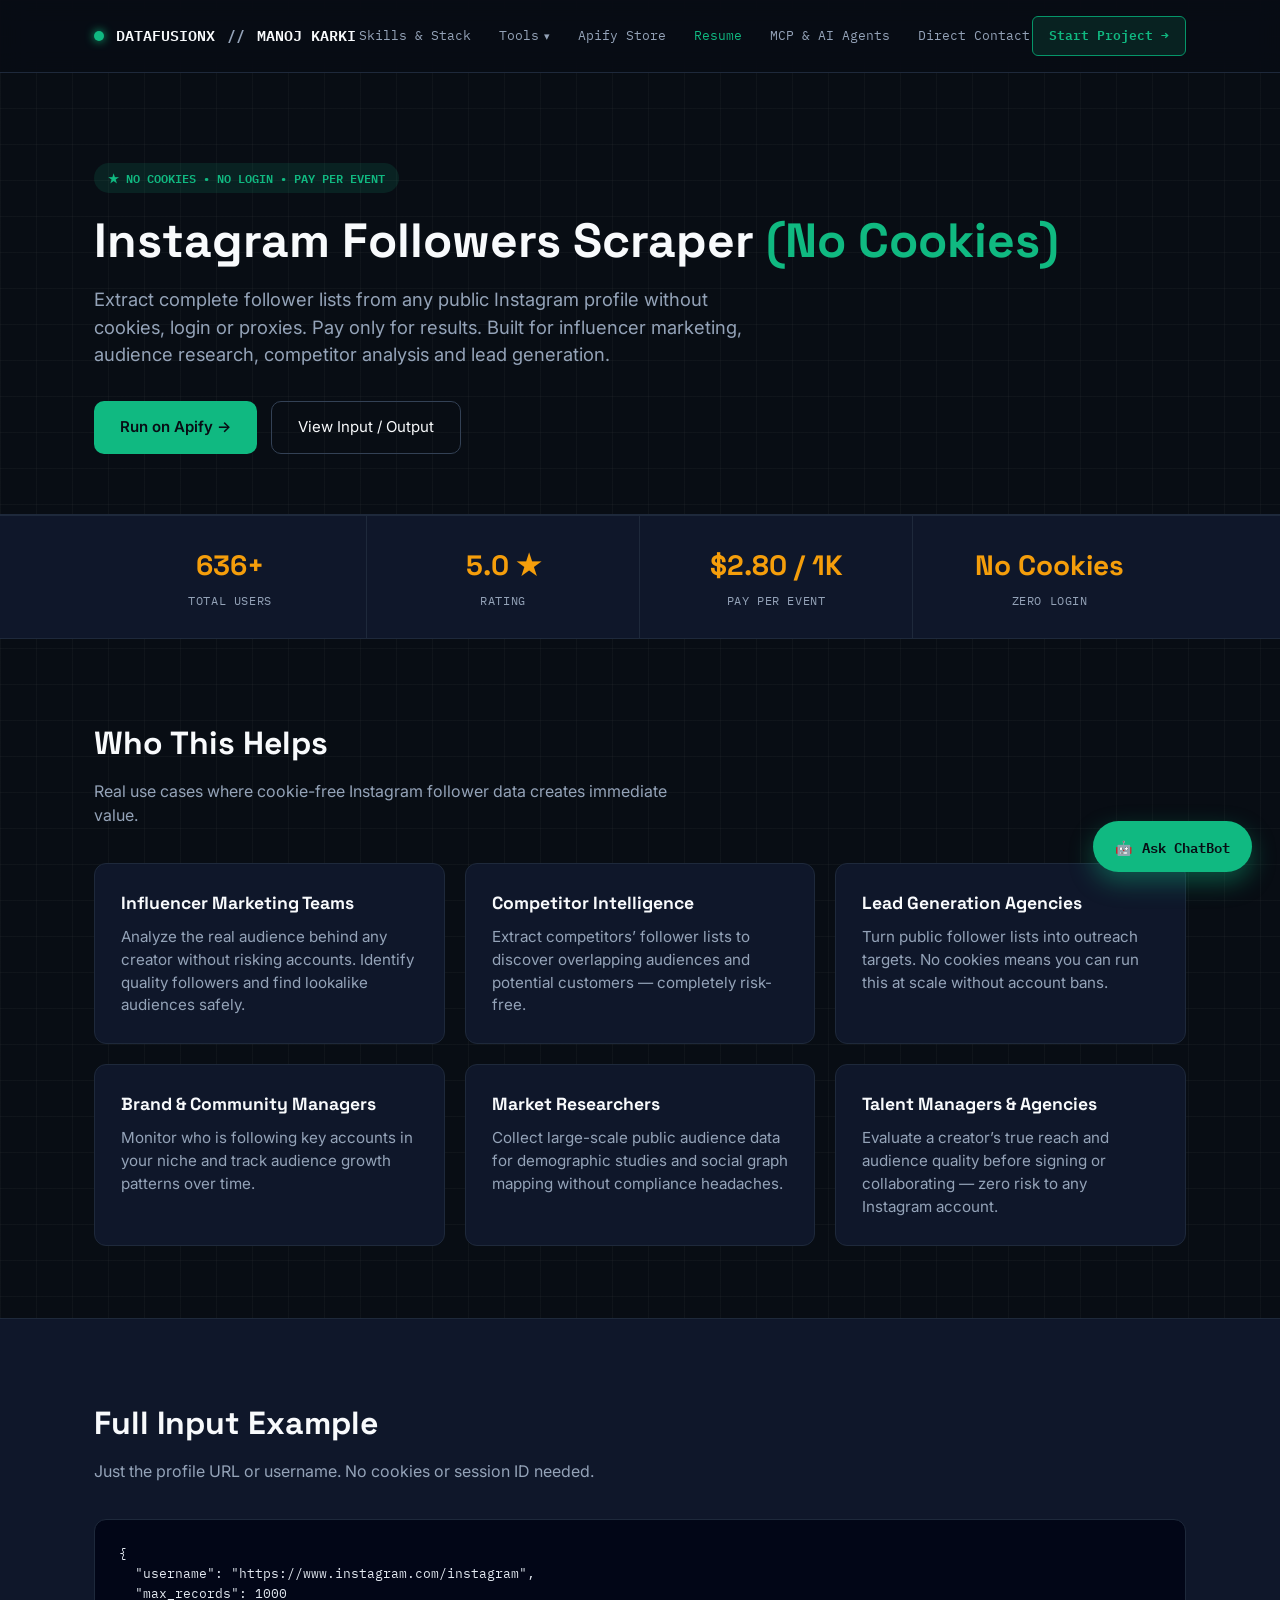
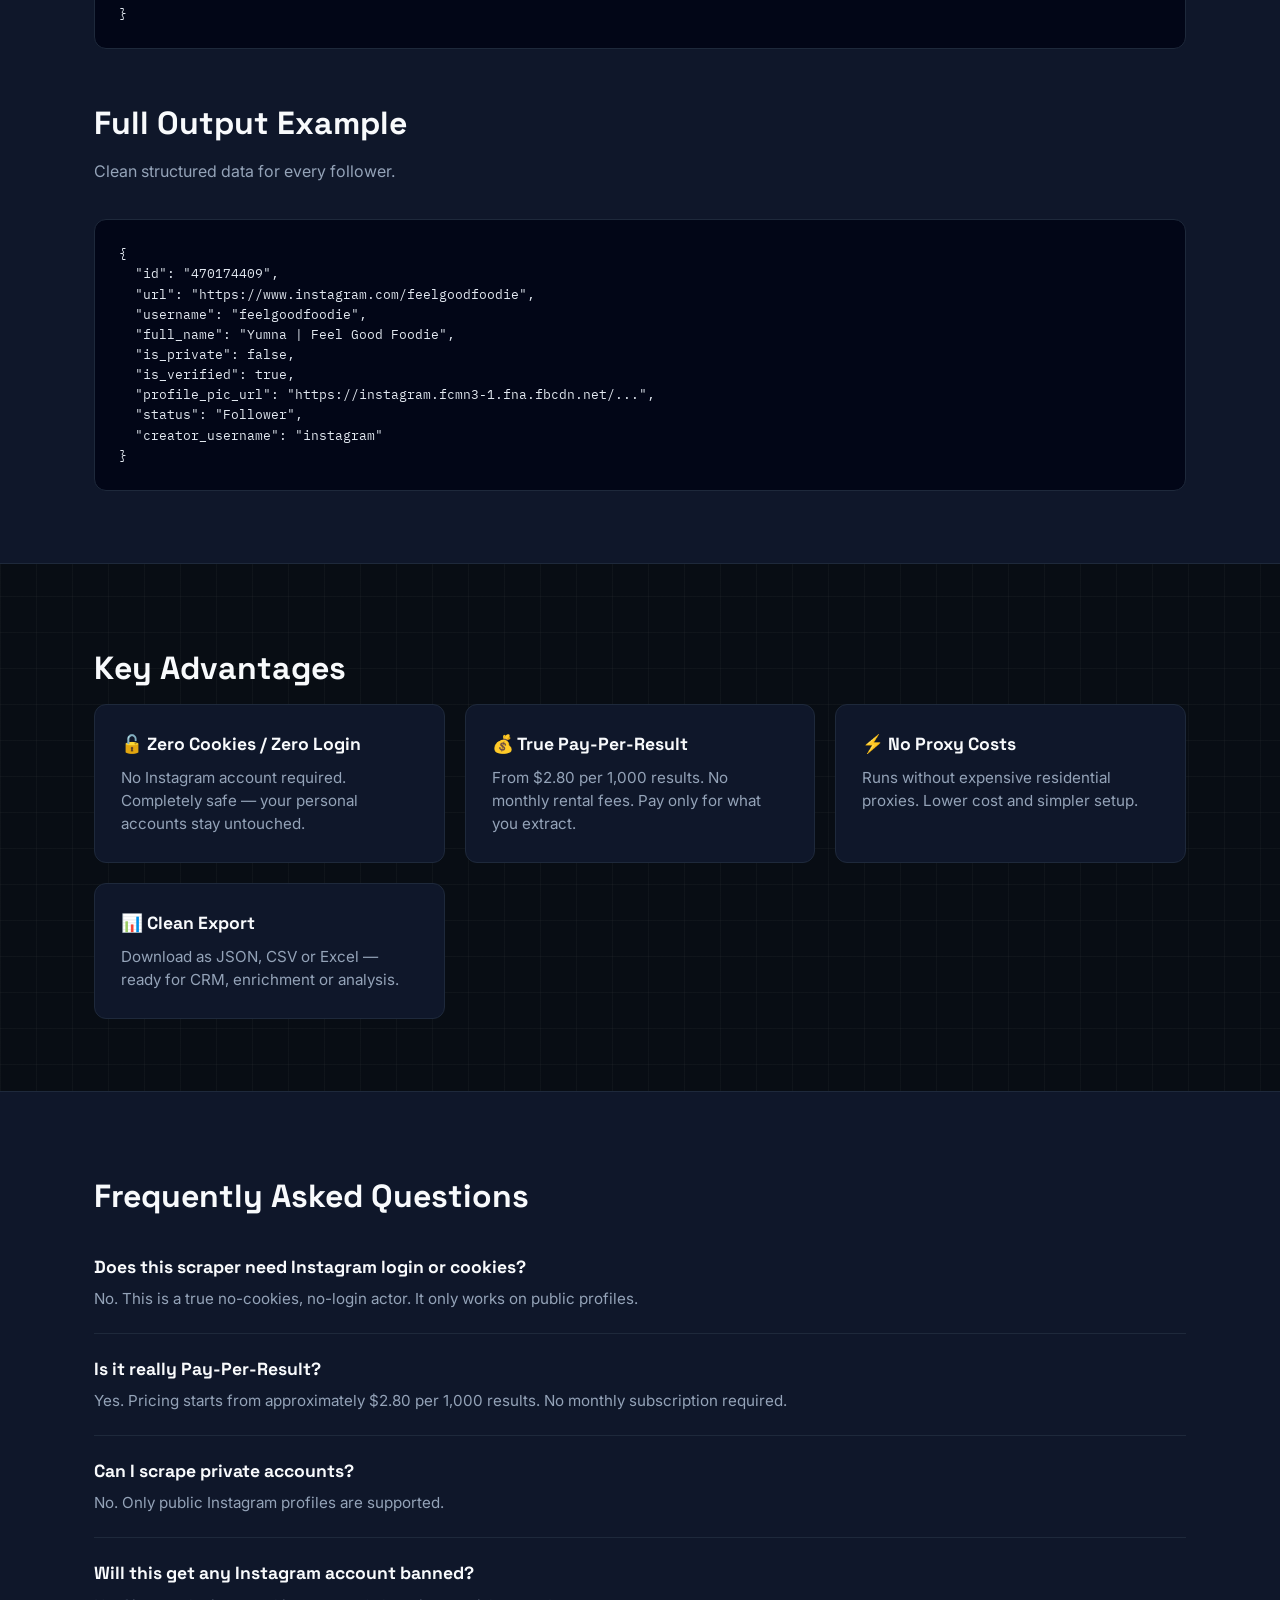
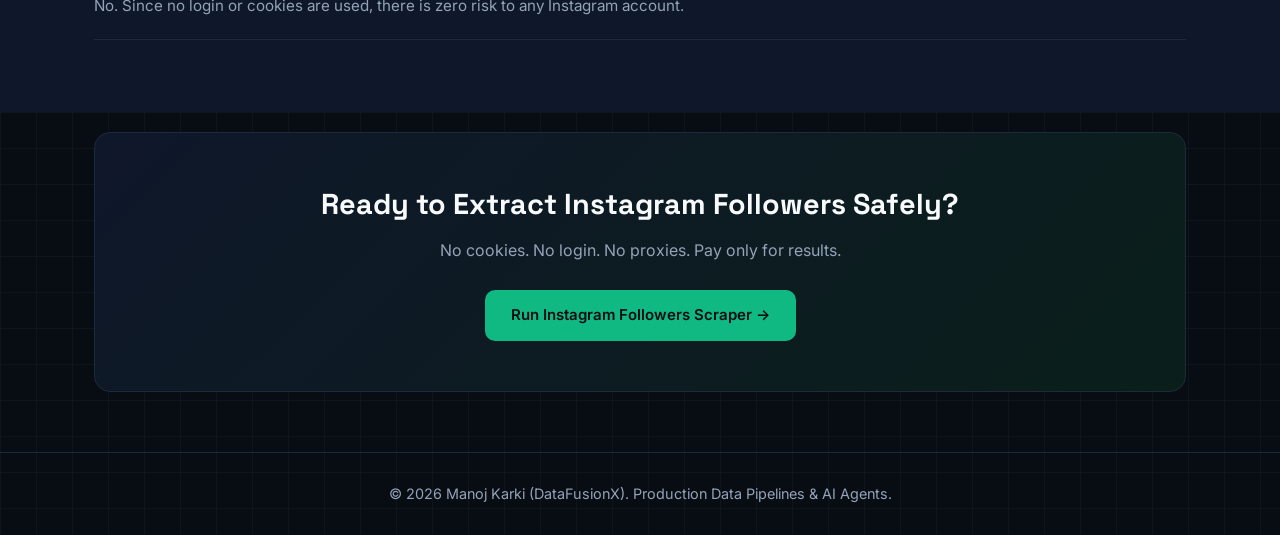
<file: instagram-followers-scraper.html>
<!DOCTYPE html>
<html lang="en">
<head>
  <meta charset="UTF-8">
  <meta name="viewport" content="width=device-width, initial-scale=1.0">
  <title>Instagram Followers Scraper (No Cookies) | DataFusionX</title>
  <meta name="description" content="Scrape Instagram followers from any public profile with zero cookies and zero login. Pay-per-result pricing. Safe, fast and ideal for influencer marketing, audience analysis and lead generation. Built by Manoj Karki (DataFusionX).">
  <meta name="keywords" content="instagram followers scraper no cookies, scrape instagram followers no login, instagram follower extractor, apify instagram followers, instagram audience scraper, no cookies instagram scraper">
  <link rel="canonical" href="https://manojkarki2020.com.np/instagram-followers-scraper.html">

  <meta property="og:type" content="website">
  <meta property="og:url" content="https://manojkarki2020.com.np/instagram-followers-scraper.html">
  <meta property="og:title" content="Instagram Followers Scraper (No Cookies) — DataFusionX">
  <meta property="og:description" content="Extract Instagram follower lists without cookies or login. Pay per result. Perfect for influencer marketing and audience research.">
  <meta property="og:image" content="https://manojkarki2020.com.np/og-image.jpg">

  <script type="application/ld+json">
  {
    "@context": "https://schema.org",
    "@type": "SoftwareApplication",
    "name": "Instagram Followers Scraper (No Cookies)",
    "applicationCategory": "BusinessApplication",
    "operatingSystem": "Web",
    "offers": {
      "@type": "Offer",
      "price": "2.80",
      "priceCurrency": "USD"
    },
    "aggregateRating": {
      "@type": "AggregateRating",
      "ratingValue": "5.0",
      "ratingCount": "5"
    },
    "author": {
      "@type": "Person",
      "name": "Manoj Karki",
      "url": "https://manojkarki2020.com.np/"
    }
  }
  </script>
  <link rel="preconnect" href="https://fonts.googleapis.com">
  <link rel="preconnect" href="https://fonts.gstatic.com" crossorigin>
  <link href="https://fonts.googleapis.com/css2?family=Space+Grotesk:wght@400;500;600;700&family=IBM+Plex+Mono:wght@400;500;600&family=Inter:wght@400;500;600;700&display=swap" rel="stylesheet">
  <link rel="stylesheet" href="assets/css/style.css">
</head>
<body class="bg-grid">

  <header class="site">
    <div class="wrap nav-inner">
      <a href="https://manojkarki2020.com.np/" class="brand">
        <span class="dot"></span>
        DATAFUSIONX <span style="color:var(--bone-dim)">//</span> MANOJ KARKI
      </a>
      <nav class="desktop-links">
        <a href="https://manojkarki2020.com.np/#skills">Skills & Stack</a>
        <div class="nav-dropdown">
          <a href="/actors.html">Tools</a>
          <div class="dropdown-menu">

            <a href="/instagram-email-scraper.html">Instagram Email & Phone Scraper</a>
            <a href="/instagram-followers-scraper.html">Instagram Followers Scraper</a>
            <a href="/instagram-following-scraper.html">Instagram Following Scraper</a>
            <a href="/instagram-comments-scraper.html">Instagram Comments Scraper</a>
            <a href="/email-verifier.html">Email Verifier</a>
            <a href="/tiktok-scraper.html">TikTok Profile Scraper</a>
            <a href="/google-maps-scraper.html">Google Maps Scraper</a>
            <a href="/actors.html" style="border-top:1px solid var(--line); margin-top:6px; padding-top:12px; color:var(--moss);">View All Tools →</a>
          </div>
        </div>
        <a href="https://apify.com/devil_port369-owner?fpr=lklf0" target="_blank">Apify Store</a>
                <a href="/resume.html" style="color:var(--moss);">Resume</a>
        <a href="https://manojkarki2020.com.np/#mcp">MCP & AI Agents</a>
        <a href="https://manojkarki2020.com.np/#contact">Direct Contact</a>
      </nav>
      <a class="nav-cta" href="https://manojkarki2020.com.np/#onboarding">Start Project →</a>
      <button class="mobile-toggle" id="menuOpen" aria-label="Open Navigation Menu">☰</button>
    </div>
  </header>

  <div class="drawer-overlay" id="drawerOverlay"></div>
  <div class="mobile-drawer" id="mobileDrawer">
    <a href="https://manojkarki2020.com.np/#skills">Skills & Stack</a>
    <a href="/actors.html" style="color:var(--moss); font-weight:600;">All Tools</a>
    <a href="/instagram-email-scraper.html">→ Instagram Email Scraper</a>
    <a href="/instagram-followers-scraper.html">→ Instagram Followers</a>
    <a href="/instagram-following-scraper.html">→ Instagram Following</a>
    <a href="/instagram-comments-scraper.html">→ Instagram Comments</a>
    <a href="/email-verifier.html">→ Email Verifier</a>
    <a href="/tiktok-scraper.html">→ TikTok Scraper</a>
    <a href="/google-maps-scraper.html">→ Google Maps Scraper</a>
    <a href="https://apify.com/devil_port369-owner?fpr=lklf0" target="_blank">Apify Store ↗</a>
    <a href="/resume.html" style="color:var(--moss);">Resume</a>
    <a href="https://manojkarki2020.com.np/#mcp">MCP & AI Agents</a>
    <a href="https://manojkarki2020.com.np/#contact">Direct Contact</a>
    <a class="nav-cta" href="https://manojkarki2020.com.np/#onboarding" style="text-align:center; margin-top:20px;">Start Project →</a>
  </div>

  <section class="hero">
    <div class="wrap">
      <div class="badge">★ NO COOKIES • NO LOGIN • PAY PER EVENT</div>
      <h1>Instagram Followers Scraper <span>(No Cookies)</span></h1>
      <p class="hero-desc">
        Extract complete follower lists from any public Instagram profile without cookies, login or proxies.
        Pay only for results. Built for influencer marketing, audience research, competitor analysis and lead generation.
      </p>
      <div class="hero-actions">
        <a href="https://apify.com/devil_port369-owner/instagram-follower?fpr=lklf0" target="_blank" class="btn-primary">
          Run on Apify →
        </a>
        <a href="#input-output" class="btn-secondary">View Input / Output</a>
      </div>
    </div>
  </section>

  <div class="stats-strip">
    <div class="wrap">
      <div class="stats-grid">
        <div class="stat-card">
          <div class="stat-num">636+</div>
          <div class="stat-lbl">TOTAL USERS</div>
        </div>
        <div class="stat-card">
          <div class="stat-num">5.0 ★</div>
          <div class="stat-lbl">RATING</div>
        </div>
        <div class="stat-card">
          <div class="stat-num">$2.80 / 1K</div>
          <div class="stat-lbl">PAY PER EVENT</div>
        </div>
        <div class="stat-card">
          <div class="stat-num">No Cookies</div>
          <div class="stat-lbl">ZERO LOGIN</div>
        </div>
      </div>
    </div>
  </div>

  <section>
    <div class="wrap">
      <h2 class="section-title">Who This Helps</h2>
      <p class="section-desc">Real use cases where cookie-free Instagram follower data creates immediate value.</p>
      <div class="features-grid">
        <div class="feature-card">
          <h3>Influencer Marketing Teams</h3>
          <p>Analyze the real audience behind any creator without risking accounts. Identify quality followers and find lookalike audiences safely.</p>
        </div>
        <div class="feature-card">
          <h3>Competitor Intelligence</h3>
          <p>Extract competitors’ follower lists to discover overlapping audiences and potential customers — completely risk-free.</p>
        </div>
        <div class="feature-card">
          <h3>Lead Generation Agencies</h3>
          <p>Turn public follower lists into outreach targets. No cookies means you can run this at scale without account bans.</p>
        </div>
        <div class="feature-card">
          <h3>Brand & Community Managers</h3>
          <p>Monitor who is following key accounts in your niche and track audience growth patterns over time.</p>
        </div>
        <div class="feature-card">
          <h3>Market Researchers</h3>
          <p>Collect large-scale public audience data for demographic studies and social graph mapping without compliance headaches.</p>
        </div>
        <div class="feature-card">
          <h3>Talent Managers & Agencies</h3>
          <p>Evaluate a creator’s true reach and audience quality before signing or collaborating — zero risk to any Instagram account.</p>
        </div>
      </div>
    </div>
  </section>

  <section id="input-output" style="background: var(--panel); border-top: 1px solid var(--line); border-bottom: 1px solid var(--line);">
    <div class="wrap">
      <h2 class="section-title">Full Input Example</h2>
      <p class="section-desc">Just the profile URL or username. No cookies or session ID needed.</p>
      <div class="code-block">{
  "username": "https://www.instagram.com/instagram",
  "max_records": 1000
}</div>

      <h2 class="section-title" style="margin-top: 50px;">Full Output Example</h2>
      <p class="section-desc">Clean structured data for every follower.</p>
      <div class="code-block">{
  "id": "470174409",
  "url": "https://www.instagram.com/feelgoodfoodie",
  "username": "feelgoodfoodie",
  "full_name": "Yumna | Feel Good Foodie",
  "is_private": false,
  "is_verified": true,
  "profile_pic_url": "https://instagram.fcmn3-1.fna.fbcdn.net/...",
  "status": "Follower",
  "creator_username": "instagram"
}</div>
    </div>
  </section>

  <section>
    <div class="wrap">
      <h2 class="section-title">Key Advantages</h2>
      <div class="features-grid">
        <div class="feature-card">
          <h3>🔓 Zero Cookies / Zero Login</h3>
          <p>No Instagram account required. Completely safe — your personal accounts stay untouched.</p>
        </div>
        <div class="feature-card">
          <h3>💰 True Pay-Per-Result</h3>
          <p>From $2.80 per 1,000 results. No monthly rental fees. Pay only for what you extract.</p>
        </div>
        <div class="feature-card">
          <h3>⚡ No Proxy Costs</h3>
          <p>Runs without expensive residential proxies. Lower cost and simpler setup.</p>
        </div>
        <div class="feature-card">
          <h3>📊 Clean Export</h3>
          <p>Download as JSON, CSV or Excel — ready for CRM, enrichment or analysis.</p>
        </div>
      </div>
    </div>
  </section>

  <section style="background: var(--panel); border-top: 1px solid var(--line);">
    <div class="wrap">
      <h2 class="section-title">Frequently Asked Questions</h2>
      <div class="faq-item">
        <h3>Does this scraper need Instagram login or cookies?</h3>
        <p>No. This is a true no-cookies, no-login actor. It only works on public profiles.</p>
      </div>
      <div class="faq-item">
        <h3>Is it really Pay-Per-Result?</h3>
        <p>Yes. Pricing starts from approximately $2.80 per 1,000 results. No monthly subscription required.</p>
      </div>
      <div class="faq-item">
        <h3>Can I scrape private accounts?</h3>
        <p>No. Only public Instagram profiles are supported.</p>
      </div>
      <div class="faq-item">
        <h3>Will this get any Instagram account banned?</h3>
        <p>No. Since no login or cookies are used, there is zero risk to any Instagram account.</p>
      </div>
    </div>
  </section>

  <div class="wrap">
    <div class="cta-box">
      <h2>Ready to Extract Instagram Followers Safely?</h2>
      <p>No cookies. No login. No proxies. Pay only for results.</p>
      <a href="https://apify.com/devil_port369-owner/instagram-follower?fpr=lklf0" target="_blank" class="btn-primary">
        Run Instagram Followers Scraper →
      </a>
    </div>
  </div>

  <footer>
    <div class="wrap foot-inner" style="text-align: center;">
      <div>© <span id="year"></span> Manoj Karki (DataFusionX). Production Data Pipelines & AI Agents.</div>
    </div>
  </footer>

  <!-- Interactive Slide-Over AI Chatbot Widget -->
<button class="chat-widget-btn" id="chatToggleBtn">
  <span>🤖</span> Ask ChatBot
</button>

<div class="chat-drawer" id="chatDrawer">
  <div class="chat-header">
    <div class="chat-title"><span>⚡</span> DataFusionX Bot</div>
    <button class="chat-close" id="chatCloseBtn">×</button>
  </div>
  <div class="chat-messages" id="chatMessages">
    <div class="msg msg-ai">Hello! I am Manoj Karki's AI assistant. Ask me about custom scrapers, proxy rotation, Hermes local AI agents, or data feeds.</div>
  </div>
  <div class="chat-input-area">
    <input type="text" id="chatInput" placeholder="Ask about Apify Actors or scrapers...">
    <button class="btn btn-primary" id="chatSendBtn" style="padding: 8px 14px; font-size: 12px;">Send</button>
  </div>
</div>

  <script src="assets/js/main.js"></script>
</body>
</html>
</file>
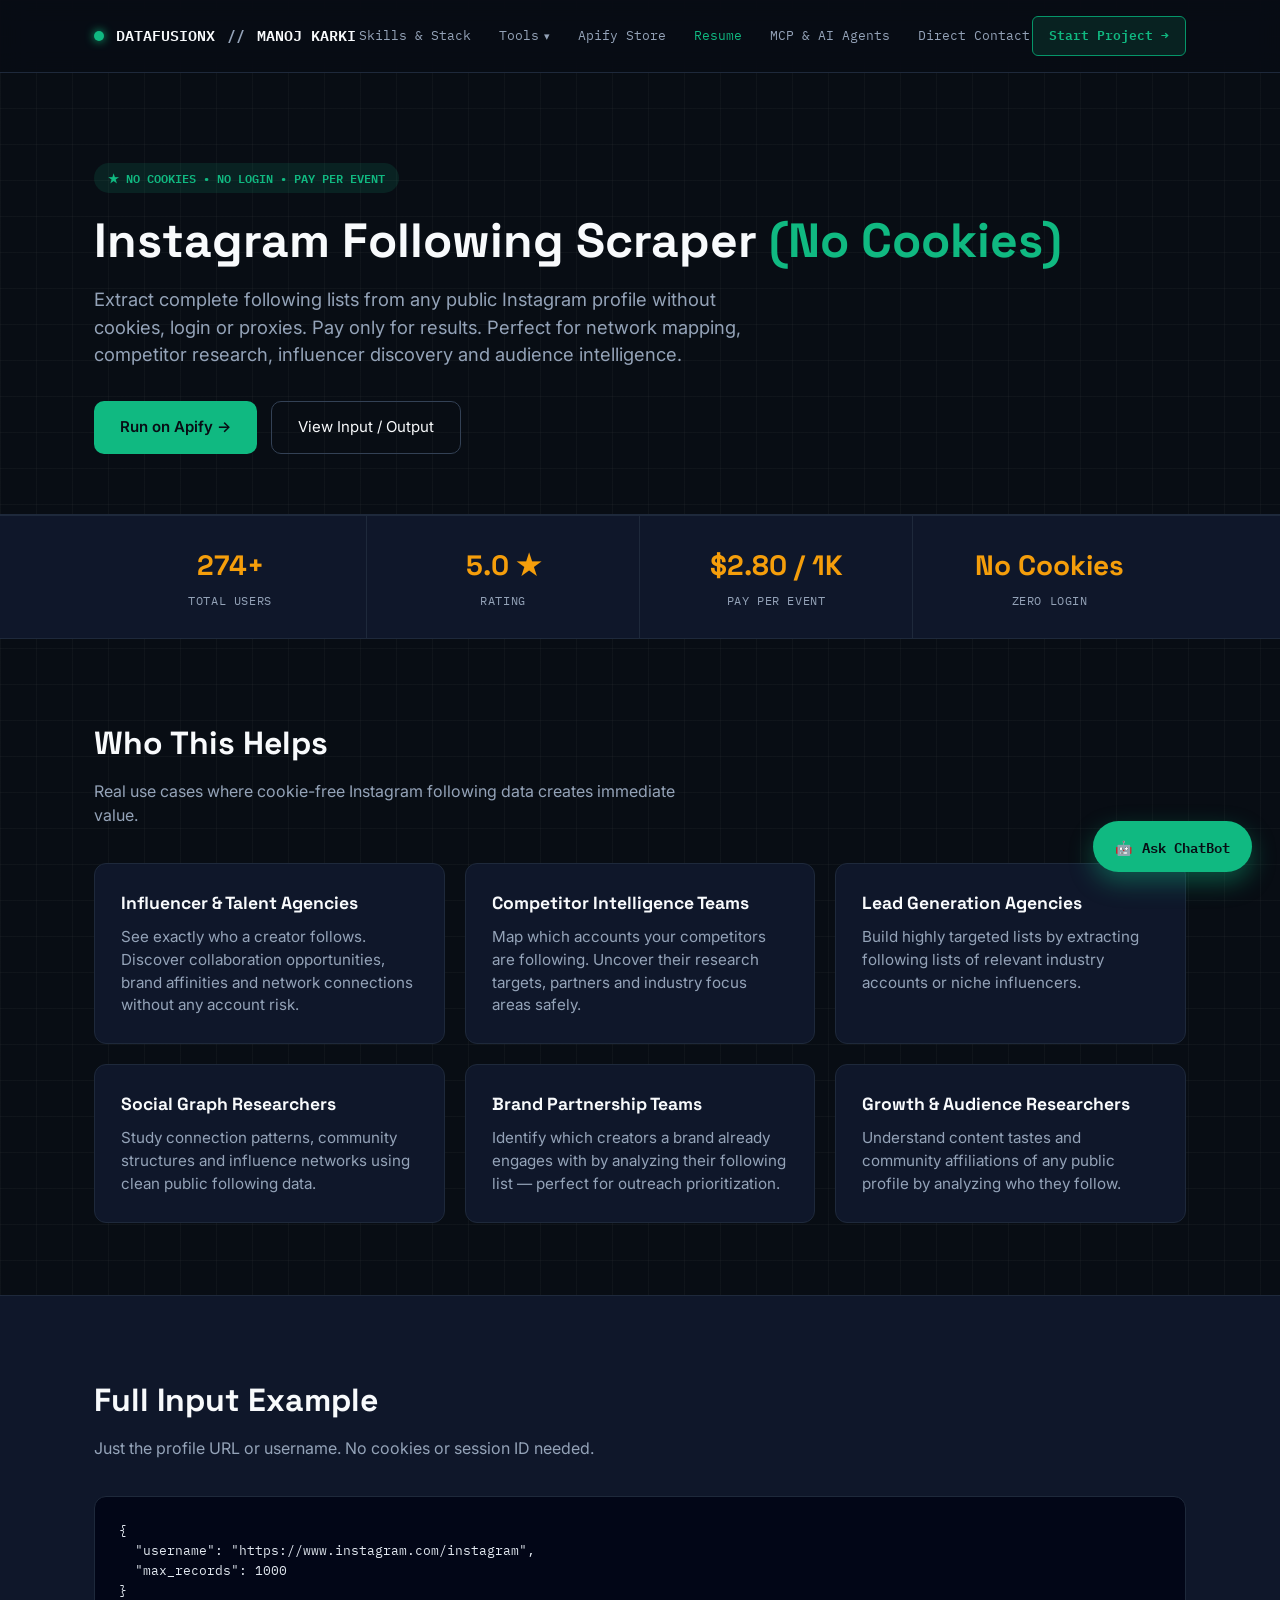
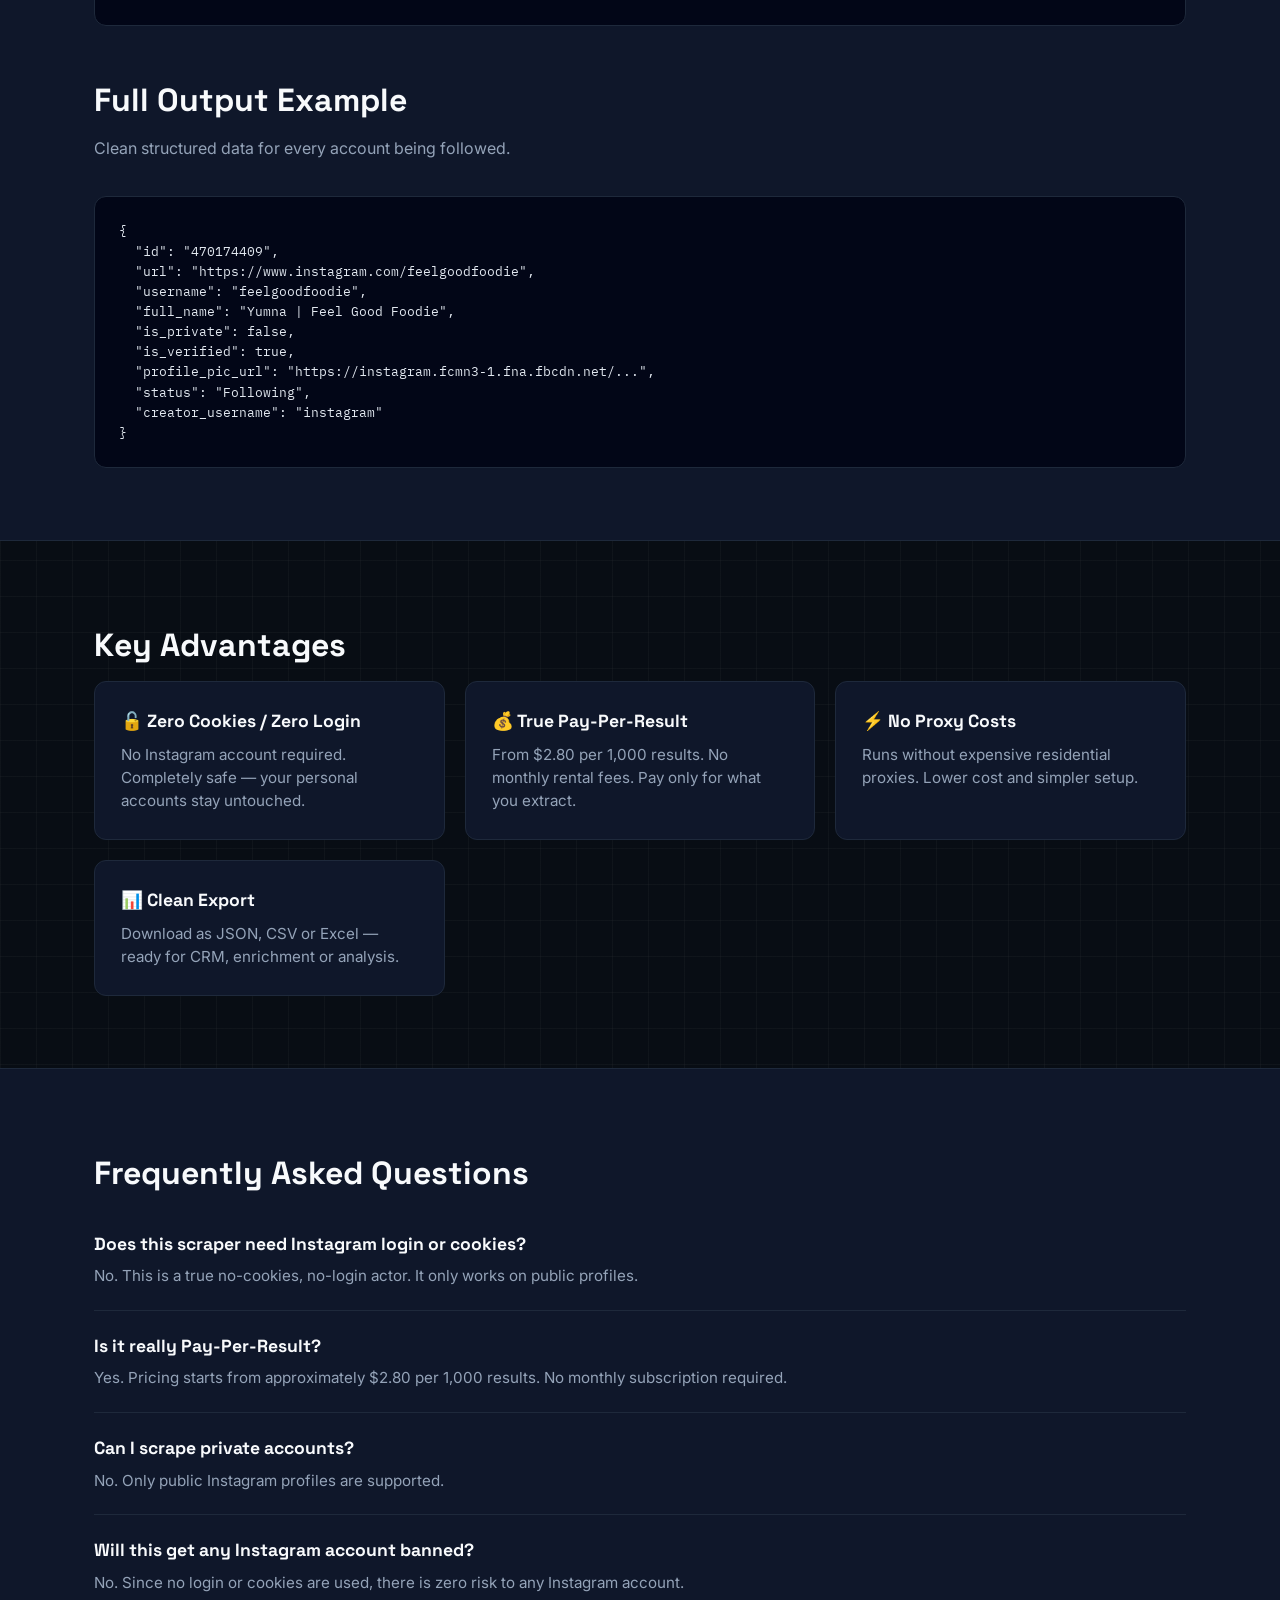
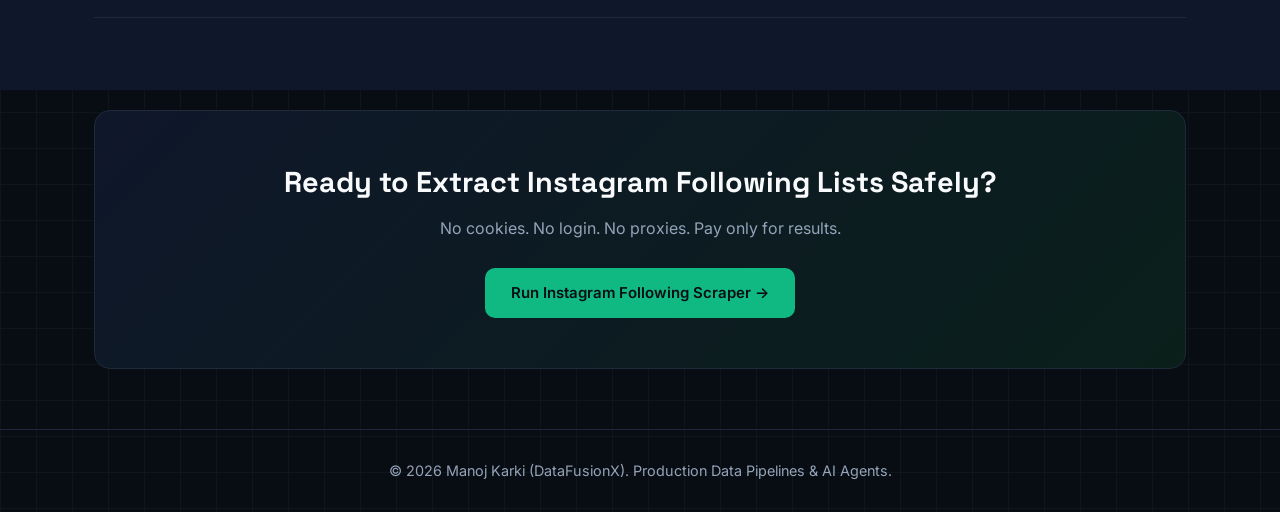
<file: instagram-following-scraper.html>
<!DOCTYPE html>
<html lang="en">
<head>
  <meta charset="UTF-8">
  <meta name="viewport" content="width=device-width, initial-scale=1.0">
  <title>Instagram Following Scraper (No Cookies) — Pay Per Result | DataFusionX</title>
  <meta name="description" content="Scrape Instagram following lists from any public profile with zero cookies and zero login. Pay-per-result pricing. Safe, fast and ideal for influencer research, competitor analysis and network mapping. Built by Manoj Karki (DataFusionX).">
  <meta name="keywords" content="instagram following scraper no cookies, scrape instagram followings no login, instagram following extractor, apify instagram following, instagram network scraper, no cookies instagram scraper">
  <link rel="canonical" href="https://manojkarki2020.com.np/instagram-following-scraper.html">

  <meta property="og:type" content="website">
  <meta property="og:url" content="https://manojkarki2020.com.np/instagram-following-scraper.html">
  <meta property="og:title" content="Instagram Following Scraper (No Cookies) — DataFusionX">
  <meta property="og:description" content="Extract Instagram following lists without cookies or login. Pay per result. Perfect for network mapping and competitor research.">
  <meta property="og:image" content="https://manojkarki2020.com.np/og-image.jpg">

  <script type="application/ld+json">
  {
    "@context": "https://schema.org",
    "@type": "SoftwareApplication",
    "name": "Instagram Following Scraper (No Cookies)",
    "applicationCategory": "BusinessApplication",
    "operatingSystem": "Web",
    "offers": {
      "@type": "Offer",
      "price": "2.80",
      "priceCurrency": "USD"
    },
    "aggregateRating": {
      "@type": "AggregateRating",
      "ratingValue": "5.0",
      "ratingCount": "3"
    },
    "author": {
      "@type": "Person",
      "name": "Manoj Karki",
      "url": "https://manojkarki2020.com.np/"
    }
  }
  </script>
  <link rel="preconnect" href="https://fonts.googleapis.com">
  <link rel="preconnect" href="https://fonts.gstatic.com" crossorigin>
  <link href="https://fonts.googleapis.com/css2?family=Space+Grotesk:wght@400;500;600;700&family=IBM+Plex+Mono:wght@400;500;600&family=Inter:wght@400;500;600;700&display=swap" rel="stylesheet">
  <link rel="stylesheet" href="assets/css/style.css">
</head>
<body class="bg-grid">

  <header class="site">
    <div class="wrap nav-inner">
      <a href="https://manojkarki2020.com.np/" class="brand">
        <span class="dot"></span>
        DATAFUSIONX <span style="color:var(--bone-dim)">//</span> MANOJ KARKI
      </a>
      <nav class="desktop-links">
        <a href="https://manojkarki2020.com.np/#skills">Skills & Stack</a>
        <div class="nav-dropdown">
          <a href="/actors.html">Tools</a>
          <div class="dropdown-menu">

            <a href="/instagram-email-scraper.html">Instagram Email & Phone Scraper</a>
            <a href="/instagram-followers-scraper.html">Instagram Followers Scraper</a>
            <a href="/instagram-following-scraper.html">Instagram Following Scraper</a>
            <a href="/instagram-comments-scraper.html">Instagram Comments Scraper</a>
            <a href="/email-verifier.html">Email Verifier</a>
            <a href="/tiktok-scraper.html">TikTok Profile Scraper</a>
            <a href="/google-maps-scraper.html">Google Maps Scraper</a>
            <a href="/actors.html" style="border-top:1px solid var(--line); margin-top:6px; padding-top:12px; color:var(--moss);">View All Tools →</a>
          </div>
        </div>
        <a href="https://apify.com/devil_port369-owner?fpr=lklf0" target="_blank">Apify Store</a>
                <a href="/resume.html" style="color:var(--moss);">Resume</a>
        <a href="https://manojkarki2020.com.np/#mcp">MCP & AI Agents</a>
        <a href="https://manojkarki2020.com.np/#contact">Direct Contact</a>
      </nav>
      <a class="nav-cta" href="https://manojkarki2020.com.np/#onboarding">Start Project →</a>
      <button class="mobile-toggle" id="menuOpen" aria-label="Open Navigation Menu">☰</button>
    </div>
  </header>

  <div class="drawer-overlay" id="drawerOverlay"></div>
  <div class="mobile-drawer" id="mobileDrawer">
    <a href="https://manojkarki2020.com.np/#skills">Skills & Stack</a>
    <a href="/actors.html" style="color:var(--moss); font-weight:600;">All Tools</a>
    <a href="/instagram-email-scraper.html">→ Instagram Email Scraper</a>
    <a href="/instagram-followers-scraper.html">→ Instagram Followers</a>
    <a href="/instagram-following-scraper.html">→ Instagram Following</a>
    <a href="/instagram-comments-scraper.html">→ Instagram Comments</a>
    <a href="/email-verifier.html">→ Email Verifier</a>
    <a href="/tiktok-scraper.html">→ TikTok Scraper</a>
    <a href="/google-maps-scraper.html">→ Google Maps Scraper</a>
    <a href="https://apify.com/devil_port369-owner?fpr=lklf0" target="_blank">Apify Store ↗</a>
    <a href="/resume.html" style="color:var(--moss);">Resume</a>
    <a href="https://manojkarki2020.com.np/#mcp">MCP & AI Agents</a>
    <a href="https://manojkarki2020.com.np/#contact">Direct Contact</a>
    <a class="nav-cta" href="https://manojkarki2020.com.np/#onboarding" style="text-align:center; margin-top:20px;">Start Project →</a>
  </div>

  <section class="hero">
    <div class="wrap">
      <div class="badge">★ NO COOKIES • NO LOGIN • PAY PER EVENT</div>
      <h1>Instagram Following Scraper <span>(No Cookies)</span></h1>
      <p class="hero-desc">
        Extract complete following lists from any public Instagram profile without cookies, login or proxies.
        Pay only for results. Perfect for network mapping, competitor research, influencer discovery and audience intelligence.
      </p>
      <div class="hero-actions">
        <a href="https://apify.com/devil_port369-owner/instagram-following?fpr=lklf0" target="_blank" class="btn-primary">
          Run on Apify →
        </a>
        <a href="#input-output" class="btn-secondary">View Input / Output</a>
      </div>
    </div>
  </section>

  <div class="stats-strip">
    <div class="wrap">
      <div class="stats-grid">
        <div class="stat-card">
          <div class="stat-num">274+</div>
          <div class="stat-lbl">TOTAL USERS</div>
        </div>
        <div class="stat-card">
          <div class="stat-num">5.0 ★</div>
          <div class="stat-lbl">RATING</div>
        </div>
        <div class="stat-card">
          <div class="stat-num">$2.80 / 1K</div>
          <div class="stat-lbl">PAY PER EVENT</div>
        </div>
        <div class="stat-card">
          <div class="stat-num">No Cookies</div>
          <div class="stat-lbl">ZERO LOGIN</div>
        </div>
      </div>
    </div>
  </div>

  <section>
    <div class="wrap">
      <h2 class="section-title">Who This Helps</h2>
      <p class="section-desc">Real use cases where cookie-free Instagram following data creates immediate value.</p>
      <div class="features-grid">
        <div class="feature-card">
          <h3>Influencer & Talent Agencies</h3>
          <p>See exactly who a creator follows. Discover collaboration opportunities, brand affinities and network connections without any account risk.</p>
        </div>
        <div class="feature-card">
          <h3>Competitor Intelligence Teams</h3>
          <p>Map which accounts your competitors are following. Uncover their research targets, partners and industry focus areas safely.</p>
        </div>
        <div class="feature-card">
          <h3>Lead Generation Agencies</h3>
          <p>Build highly targeted lists by extracting following lists of relevant industry accounts or niche influencers.</p>
        </div>
        <div class="feature-card">
          <h3>Social Graph Researchers</h3>
          <p>Study connection patterns, community structures and influence networks using clean public following data.</p>
        </div>
        <div class="feature-card">
          <h3>Brand Partnership Teams</h3>
          <p>Identify which creators a brand already engages with by analyzing their following list — perfect for outreach prioritization.</p>
        </div>
        <div class="feature-card">
          <h3>Growth & Audience Researchers</h3>
          <p>Understand content tastes and community affiliations of any public profile by analyzing who they follow.</p>
        </div>
      </div>
    </div>
  </section>

  <section id="input-output" style="background: var(--panel); border-top: 1px solid var(--line); border-bottom: 1px solid var(--line);">
    <div class="wrap">
      <h2 class="section-title">Full Input Example</h2>
      <p class="section-desc">Just the profile URL or username. No cookies or session ID needed.</p>
      <div class="code-block">{
  "username": "https://www.instagram.com/instagram",
  "max_records": 1000
}</div>

      <h2 class="section-title" style="margin-top: 50px;">Full Output Example</h2>
      <p class="section-desc">Clean structured data for every account being followed.</p>
      <div class="code-block">{
  "id": "470174409",
  "url": "https://www.instagram.com/feelgoodfoodie",
  "username": "feelgoodfoodie",
  "full_name": "Yumna | Feel Good Foodie",
  "is_private": false,
  "is_verified": true,
  "profile_pic_url": "https://instagram.fcmn3-1.fna.fbcdn.net/...",
  "status": "Following",
  "creator_username": "instagram"
}</div>
    </div>
  </section>

  <section>
    <div class="wrap">
      <h2 class="section-title">Key Advantages</h2>
      <div class="features-grid">
        <div class="feature-card">
          <h3>🔓 Zero Cookies / Zero Login</h3>
          <p>No Instagram account required. Completely safe — your personal accounts stay untouched.</p>
        </div>
        <div class="feature-card">
          <h3>💰 True Pay-Per-Result</h3>
          <p>From $2.80 per 1,000 results. No monthly rental fees. Pay only for what you extract.</p>
        </div>
        <div class="feature-card">
          <h3>⚡ No Proxy Costs</h3>
          <p>Runs without expensive residential proxies. Lower cost and simpler setup.</p>
        </div>
        <div class="feature-card">
          <h3>📊 Clean Export</h3>
          <p>Download as JSON, CSV or Excel — ready for CRM, enrichment or analysis.</p>
        </div>
      </div>
    </div>
  </section>

  <section style="background: var(--panel); border-top: 1px solid var(--line);">
    <div class="wrap">
      <h2 class="section-title">Frequently Asked Questions</h2>
      <div class="faq-item">
        <h3>Does this scraper need Instagram login or cookies?</h3>
        <p>No. This is a true no-cookies, no-login actor. It only works on public profiles.</p>
      </div>
      <div class="faq-item">
        <h3>Is it really Pay-Per-Result?</h3>
        <p>Yes. Pricing starts from approximately $2.80 per 1,000 results. No monthly subscription required.</p>
      </div>
      <div class="faq-item">
        <h3>Can I scrape private accounts?</h3>
        <p>No. Only public Instagram profiles are supported.</p>
      </div>
      <div class="faq-item">
        <h3>Will this get any Instagram account banned?</h3>
        <p>No. Since no login or cookies are used, there is zero risk to any Instagram account.</p>
      </div>
    </div>
  </section>

  <div class="wrap">
    <div class="cta-box">
      <h2>Ready to Extract Instagram Following Lists Safely?</h2>
      <p>No cookies. No login. No proxies. Pay only for results.</p>
      <a href="https://apify.com/devil_port369-owner/instagram-following?fpr=lklf0" target="_blank" class="btn-primary">
        Run Instagram Following Scraper →
      </a>
    </div>
  </div>

  <footer>
    <div class="wrap foot-inner" style="text-align: center;">
      <div>© <span id="year"></span> Manoj Karki (DataFusionX). Production Data Pipelines & AI Agents.</div>
    </div>
  </footer>

  <!-- Interactive Slide-Over AI Chatbot Widget -->
<button class="chat-widget-btn" id="chatToggleBtn">
  <span>🤖</span> Ask ChatBot
</button>

<div class="chat-drawer" id="chatDrawer">
  <div class="chat-header">
    <div class="chat-title"><span>⚡</span> DataFusionX Bot</div>
    <button class="chat-close" id="chatCloseBtn">×</button>
  </div>
  <div class="chat-messages" id="chatMessages">
    <div class="msg msg-ai">Hello! I am Manoj Karki's AI assistant. Ask me about custom scrapers, proxy rotation, Hermes local AI agents, or data feeds.</div>
  </div>
  <div class="chat-input-area">
    <input type="text" id="chatInput" placeholder="Ask about Apify Actors or scrapers...">
    <button class="btn btn-primary" id="chatSendBtn" style="padding: 8px 14px; font-size: 12px;">Send</button>
  </div>
</div>

  <script src="assets/js/main.js"></script>
</body>
</html>
</file>
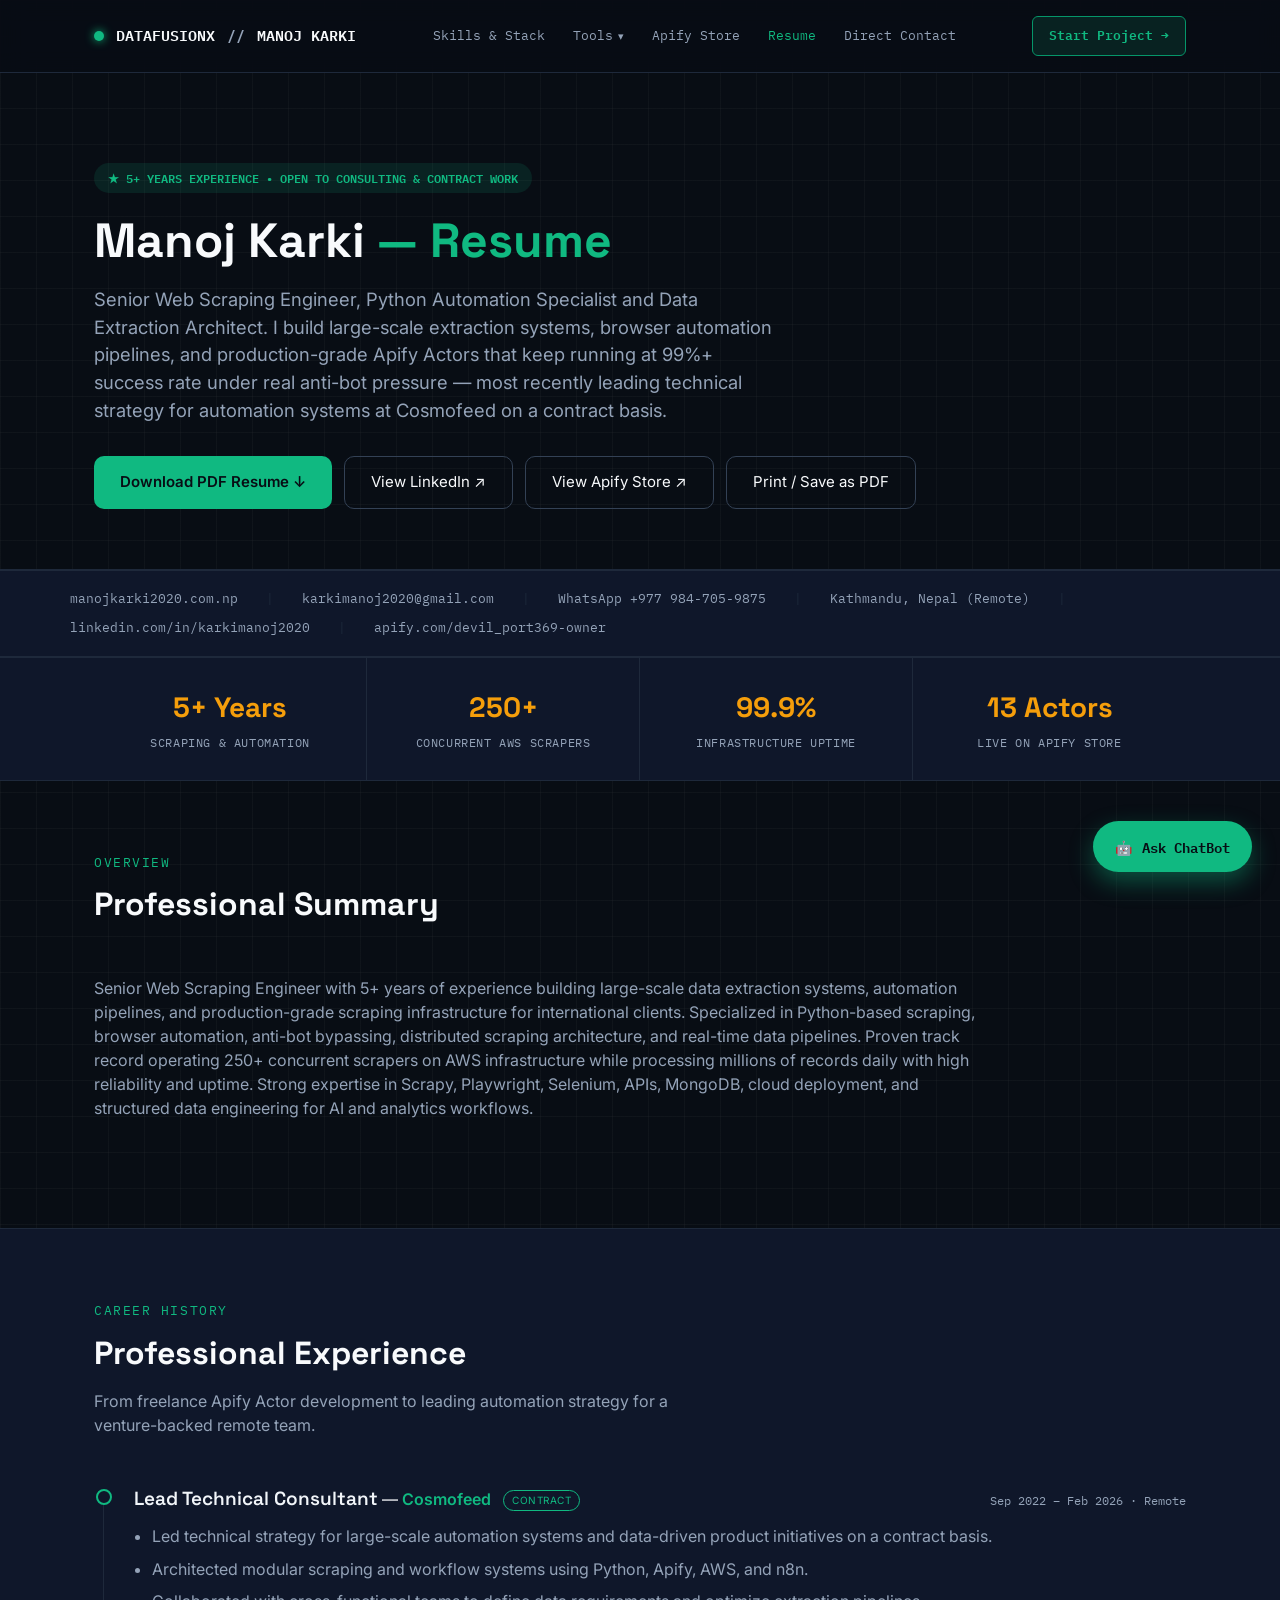
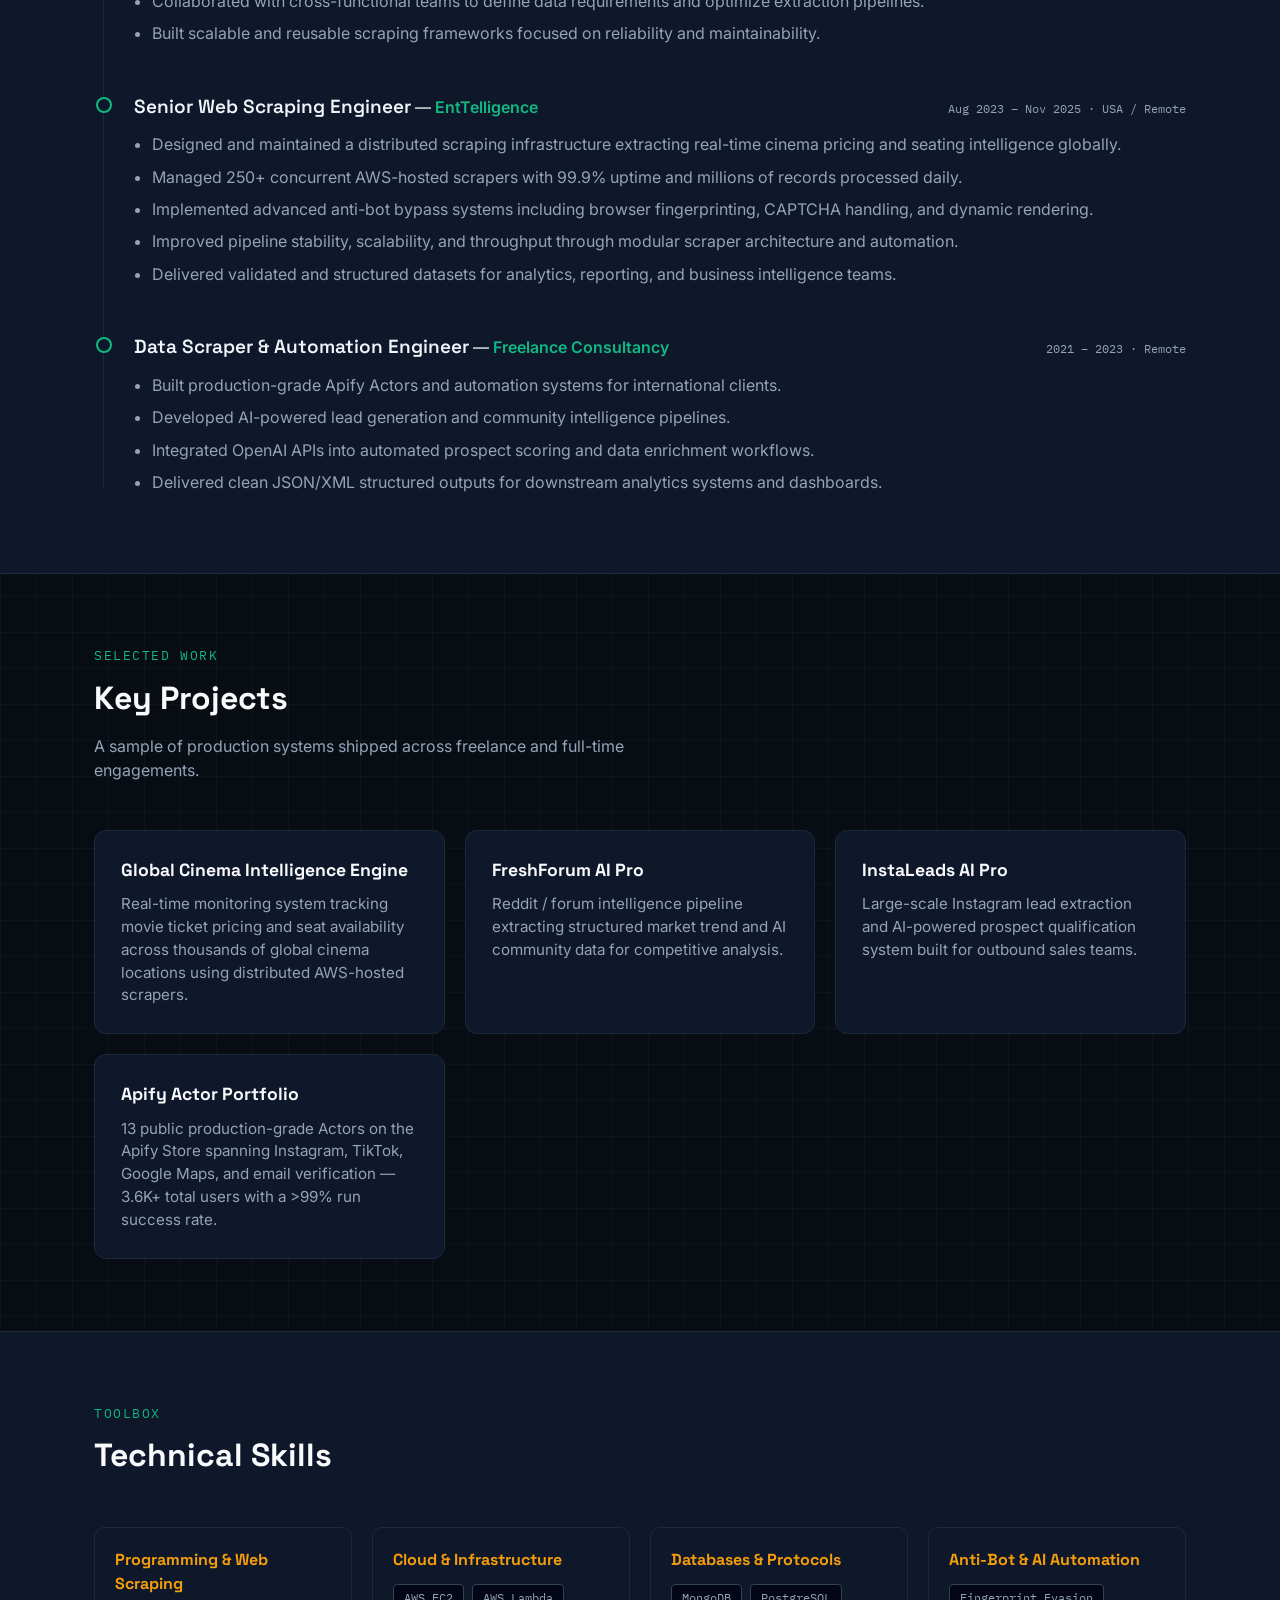
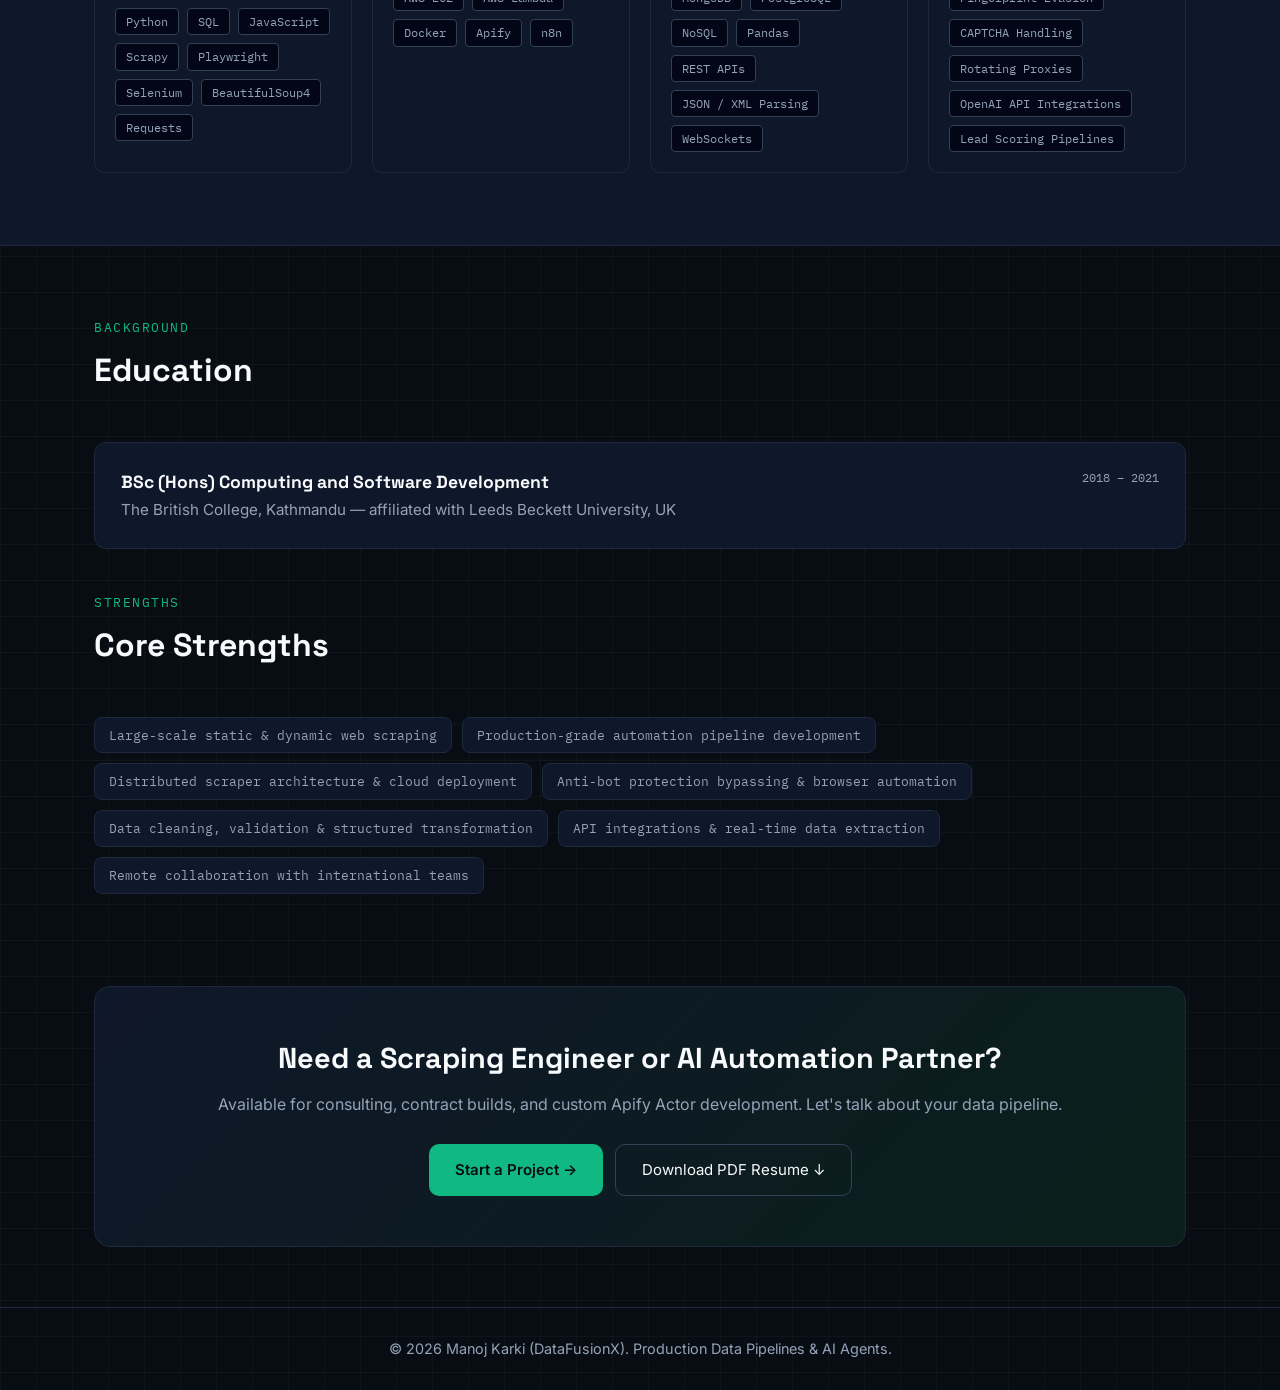
<file: resume.html>
<!DOCTYPE html>
<html lang="en">
<head>
  <meta charset="UTF-8">
  <meta name="viewport" content="width=device-width, initial-scale=1.0">
  <title>Resume — Manoj Karki | Senior Web Scraping & Data Pipeline Engineer</title>
  <meta name="description" content="Resume of Manoj Karki (DataFusionX) — Senior Web Scraping Engineer with 5+ years building large-scale data extraction systems, Apify Actors, and AI automation pipelines. View experience, projects, skills and education, or download the PDF.">
  <meta name="keywords" content="Manoj Karki resume, DataFusionX resume, web scraping engineer resume, Apify actor developer CV, python automation engineer nepal">
  <link rel="canonical" href="https://manojkarki2020.com.np/resume.html">
  <meta name="robots" content="index, follow, max-image-preview:large, max-snippet:-1, max-video-preview:-1">

  <meta property="og:type" content="profile">
  <meta property="og:url" content="https://manojkarki2020.com.np/resume.html">
  <meta property="og:title" content="Resume — Manoj Karki (DataFusionX)">
  <meta property="og:description" content="Senior Web Scraping Engineer with 5+ years of experience in Python automation, Apify Actors, anti-bot systems, and AI data pipelines. View full resume or download PDF.">
  <meta property="og:image" content="https://manojkarki2020.com.np/og-image.jpg">

  <meta name="twitter:card" content="summary_large_image">
  <meta name="twitter:title" content="Resume — Manoj Karki (DataFusionX)">
  <meta name="twitter:description" content="Senior Web Scraping Engineer with 5+ years of experience in Python automation, Apify Actors, anti-bot systems, and AI data pipelines.">
  <meta name="twitter:image" content="https://manojkarki2020.com.np/og-image.jpg">

  <script type="application/ld+json">
  {
    "@context": "https://schema.org",
    "@type": "Person",
    "name": "Manoj Karki",
    "alternateName": "DataFusionX",
    "url": "https://manojkarki2020.com.np/resume.html",
    "jobTitle": "Senior Web Scraping & Data Pipeline Engineer",
    "email": "mailto:karkimanoj2020@gmail.com",
    "address": {
      "@type": "PostalAddress",
      "addressLocality": "Kathmandu",
      "addressCountry": "NP"
    },
    "alumniOf": {
      "@type": "CollegeOrUniversity",
      "name": "The British College, Kathmandu (affiliated with Leeds Beckett University, UK)"
    },
    "sameAs": [
      "https://manojkarki2020.com.np/",
      "https://apify.com/devil_port369-owner?fpr=lklf0",
      "https://www.linkedin.com/in/karkimanoj2020/"
    ],
    "knowsAbout": ["Web Scraping", "Python", "Apify Actors", "Browser Automation", "Anti-Bot Systems", "AI Automation", "Data Pipelines"]
  }
  </script>

  <link rel="preconnect" href="https://fonts.googleapis.com">
  <link rel="preconnect" href="https://fonts.gstatic.com" crossorigin>
  <link href="https://fonts.googleapis.com/css2?family=Space+Grotesk:wght@400;500;600;700&family=IBM+Plex+Mono:wght@400;500;600&family=Inter:wght@400;500;600;700&display=swap" rel="stylesheet">
  <link rel="stylesheet" href="assets/css/style.css">

  <style>
    /* Page-scoped styles for the resume layout only — nothing here touches the global stylesheet */
    .resume-toolbar { display:flex; gap:12px; flex-wrap:wrap; margin-top:22px; }
    .resume-contact-strip { border-top:1px solid var(--line); border-bottom:1px solid var(--line); background:var(--panel); }
    .resume-contact-grid { display:flex; flex-wrap:wrap; gap:10px 28px; padding:18px 0; font-family:'IBM Plex Mono',monospace; font-size:13px; color:var(--bone-dim); }
    .resume-contact-grid a { color:var(--bone-dim); text-decoration:none; }
    .resume-contact-grid a:hover { color:var(--moss); }
    .resume-contact-grid span.sep { color:var(--line); }

    .timeline { position:relative; margin-top:10px; }
    .timeline::before { content:""; position:absolute; left:9px; top:6px; bottom:6px; width:1px; background:var(--line); }
    .timeline-item { position:relative; padding:0 0 40px 40px; }
    .timeline-item:last-child { padding-bottom:0; }
    .timeline-dot { position:absolute; left:2px; top:4px; width:16px; height:16px; border-radius:50%; background:var(--panel); border:2px solid var(--moss); }
    .timeline-item.current .timeline-dot { background:var(--moss); box-shadow:0 0 0 4px rgba(163,230,53,0.15); }
    .timeline-head { display:flex; flex-wrap:wrap; justify-content:space-between; align-items:baseline; gap:8px 20px; margin-bottom:6px; }
    .timeline-role { font-family:'Space Grotesk',sans-serif; font-size:19px; font-weight:600; color:#f1f5f9; }
    .timeline-org { color:var(--moss); font-weight:600; }
    .timeline-meta { font-family:'IBM Plex Mono',monospace; font-size:12px; color:var(--bone-dim); white-space:nowrap; }
    .timeline-current-tag { display:inline-block; margin-left:8px; padding:2px 8px; border:1px solid var(--moss); border-radius:20px; font-size:10px; letter-spacing:.05em; color:var(--moss); vertical-align:middle; }
    .timeline-bullets { margin:10px 0 0; padding-left:18px; color:var(--bone-dim); line-height:1.65; }
    .timeline-bullets li { margin-bottom:6px; }

    .edu-card { display:flex; justify-content:space-between; flex-wrap:wrap; gap:10px 20px; }
    .strength-grid { display:flex; flex-wrap:wrap; gap:10px; margin-top:18px; }
    .strength-tag { padding:8px 14px; border:1px solid var(--line); border-radius:8px; font-family:'IBM Plex Mono',monospace; font-size:12.5px; color:var(--bone-dim); background:var(--panel); }

    @media print {
      header.site, .mobile-drawer, .drawer-overlay, .resume-toolbar, .cta-box, footer, .chat-widget-btn, .chat-drawer { display:none !important; }
      body { background:#fff; color:#000; }
    }
  </style>
</head>
<body class="bg-grid">

  <header class="site">
    <div class="wrap nav-inner">
      <a href="https://manojkarki2020.com.np/" class="brand">
        <span class="dot"></span>
        DATAFUSIONX <span style="color:var(--bone-dim)">//</span> MANOJ KARKI
      </a>
      <nav class="desktop-links">
        <a href="https://manojkarki2020.com.np/#skills">Skills & Stack</a>
        <div class="nav-dropdown">
          <a href="/actors.html">Tools</a>
          <div class="dropdown-menu">
            <a href="/instagram-email-scraper.html">Instagram Email & Phone Scraper</a>
            <a href="/instagram-followers-scraper.html">Instagram Followers Scraper</a>
            <a href="/instagram-following-scraper.html">Instagram Following Scraper</a>
            <a href="/instagram-comments-scraper.html">Instagram Comments Scraper</a>
            <a href="/email-verifier.html">Email Verifier</a>
            <a href="/tiktok-scraper.html">TikTok Profile Scraper</a>
            <a href="/google-maps-scraper.html">Google Maps Scraper</a>
            <a href="/actors.html" style="border-top:1px solid var(--line); margin-top:6px; padding-top:12px; color:var(--moss);">View All Tools →</a>
          </div>
        </div>
        <a href="https://apify.com/devil_port369-owner?fpr=lklf0" target="_blank">Apify Store</a>
        <a href="/resume.html" style="color:var(--moss);">Resume</a>
        <a href="https://manojkarki2020.com.np/#contact">Direct Contact</a>
      </nav>
      <a class="nav-cta" href="https://manojkarki2020.com.np/#onboarding">Start Project →</a>
      <button class="mobile-toggle" id="menuOpen" aria-label="Open Navigation Menu">☰</button>
    </div>
  </header>

  <div class="drawer-overlay" id="drawerOverlay"></div>
  <div class="mobile-drawer" id="mobileDrawer">
    <a href="https://manojkarki2020.com.np/#skills">Skills & Stack</a>
    <a href="/actors.html">All Tools</a>
    <a href="/resume.html" style="color:var(--moss); font-weight:600;">Resume</a>
    <a href="https://apify.com/devil_port369-owner?fpr=lklf0" target="_blank">Apify Store ↗</a>
    <a href="/resume.html" style="color:var(--moss);">Resume</a>
    <a href="https://manojkarki2020.com.np/#contact">Direct Contact</a>
    <a class="nav-cta" href="https://manojkarki2020.com.np/#onboarding" style="text-align:center; margin-top:20px;">Start Project →</a>
  </div>

  <section class="hero">
    <div class="wrap">
      <div class="badge">★ 5+ YEARS EXPERIENCE • OPEN TO CONSULTING & CONTRACT WORK</div>
      <h1>Manoj Karki <span>— Resume</span></h1>
      <p class="hero-desc">
        Senior Web Scraping Engineer, Python Automation Specialist and Data Extraction Architect. I build large-scale
        extraction systems, browser automation pipelines, and production-grade Apify Actors that keep running at
        99%+ success rate under real anti-bot pressure — most recently leading technical strategy for automation
        systems at Cosmofeed on a contract basis.
      </p>
      <div class="resume-toolbar">
        <a href="/assets/Manoj_Karki_Resume.pdf" target="_blank" class="btn-primary">Download PDF Resume ↓</a>
        <a href="https://www.linkedin.com/in/karkimanoj2020/" target="_blank" rel="noopener noreferrer" class="btn-secondary">View LinkedIn ↗</a>
        <a href="https://apify.com/devil_port369-owner?fpr=lklf0" target="_blank" rel="noopener noreferrer" class="btn-secondary">View Apify Store ↗</a>
        <a href="javascript:window.print()" class="btn-secondary">Print / Save as PDF</a>
      </div>
    </div>
  </section>

  <div class="resume-contact-strip">
    <div class="wrap resume-contact-grid">
      <a href="https://manojkarki2020.com.np/" target="_blank" rel="noopener noreferrer">manojkarki2020.com.np</a>
      <span class="sep">|</span>
      <a href="mailto:karkimanoj2020@gmail.com">karkimanoj2020@gmail.com</a>
      <span class="sep">|</span>
      <a href="https://wa.me/9779847059875" target="_blank" rel="noopener noreferrer">WhatsApp +977 984-705-9875</a>
      <span class="sep">|</span>
      <span>Kathmandu, Nepal (Remote)</span>
      <span class="sep">|</span>
      <a href="https://www.linkedin.com/in/karkimanoj2020/" target="_blank" rel="noopener noreferrer">linkedin.com/in/karkimanoj2020</a>
      <span class="sep">|</span>
      <a href="https://apify.com/devil_port369-owner?fpr=lklf0" target="_blank" rel="noopener noreferrer">apify.com/devil_port369-owner</a>
    </div>
  </div>

  <div class="stats-strip">
    <div class="wrap">
      <div class="stats-grid">
        <div class="stat-card">
          <div class="stat-num">5+ Years</div>
          <div class="stat-lbl">SCRAPING & AUTOMATION</div>
        </div>
        <div class="stat-card">
          <div class="stat-num">250+</div>
          <div class="stat-lbl">CONCURRENT AWS SCRAPERS</div>
        </div>
        <div class="stat-card">
          <div class="stat-num">99.9%</div>
          <div class="stat-lbl">INFRASTRUCTURE UPTIME</div>
        </div>
        <div class="stat-card">
          <div class="stat-num">13 Actors</div>
          <div class="stat-lbl">LIVE ON APIFY STORE</div>
        </div>
      </div>
    </div>
  </div>

  <main>

    <section>
      <div class="wrap">
        <div class="section-head">
          <div class="kicker">Overview</div>
          <h2 class="section-title">Professional Summary</h2>
        </div>
        <p class="section-desc" style="max-width:900px;">
          Senior Web Scraping Engineer with 5+ years of experience building large-scale data extraction systems,
          automation pipelines, and production-grade scraping infrastructure for international clients. Specialized
          in Python-based scraping, browser automation, anti-bot bypassing, distributed scraping architecture, and
          real-time data pipelines. Proven track record operating 250+ concurrent scrapers on AWS infrastructure
          while processing millions of records daily with high reliability and uptime. Strong expertise in Scrapy,
          Playwright, Selenium, APIs, MongoDB, cloud deployment, and structured data engineering for AI and
          analytics workflows.
        </p>
      </div>
    </section>

    <section style="background: var(--panel); border-top: 1px solid var(--line); border-bottom: 1px solid var(--line);">
      <div class="wrap">
        <div class="section-head">
          <div class="kicker">Career History</div>
          <h2 class="section-title">Professional Experience</h2>
          <p class="section-desc">From freelance Apify Actor development to leading automation strategy for a venture-backed remote team.</p>
        </div>

        <div class="timeline">

          <div class="timeline-item">
            <span class="timeline-dot"></span>
            <div class="timeline-head">
              <div>
                <span class="timeline-role">Lead Technical Consultant</span> —
                <span class="timeline-org">Cosmofeed</span>
                <span class="timeline-current-tag">CONTRACT</span>
              </div>
              <div class="timeline-meta">Sep 2022 – Feb 2026 · Remote</div>
            </div>
            <ul class="timeline-bullets">
              <li>Led technical strategy for large-scale automation systems and data-driven product initiatives on a contract basis.</li>
              <li>Architected modular scraping and workflow systems using Python, Apify, AWS, and n8n.</li>
              <li>Collaborated with cross-functional teams to define data requirements and optimize extraction pipelines.</li>
              <li>Built scalable and reusable scraping frameworks focused on reliability and maintainability.</li>
            </ul>
          </div>

          <div class="timeline-item">
            <span class="timeline-dot"></span>
            <div class="timeline-head">
              <div>
                <span class="timeline-role">Senior Web Scraping Engineer</span> —
                <span class="timeline-org">EntTelligence</span>
              </div>
              <div class="timeline-meta">Aug 2023 – Nov 2025 · USA / Remote</div>
            </div>
            <ul class="timeline-bullets">
              <li>Designed and maintained a distributed scraping infrastructure extracting real-time cinema pricing and seating intelligence globally.</li>
              <li>Managed 250+ concurrent AWS-hosted scrapers with 99.9% uptime and millions of records processed daily.</li>
              <li>Implemented advanced anti-bot bypass systems including browser fingerprinting, CAPTCHA handling, and dynamic rendering.</li>
              <li>Improved pipeline stability, scalability, and throughput through modular scraper architecture and automation.</li>
              <li>Delivered validated and structured datasets for analytics, reporting, and business intelligence teams.</li>
            </ul>
          </div>

          <div class="timeline-item">
            <span class="timeline-dot"></span>
            <div class="timeline-head">
              <div>
                <span class="timeline-role">Data Scraper & Automation Engineer</span> —
                <span class="timeline-org">Freelance Consultancy</span>
              </div>
              <div class="timeline-meta">2021 – 2023 · Remote</div>
            </div>
            <ul class="timeline-bullets">
              <li>Built production-grade Apify Actors and automation systems for international clients.</li>
              <li>Developed AI-powered lead generation and community intelligence pipelines.</li>
              <li>Integrated OpenAI APIs into automated prospect scoring and data enrichment workflows.</li>
              <li>Delivered clean JSON/XML structured outputs for downstream analytics systems and dashboards.</li>
            </ul>
          </div>

        </div>
      </div>
    </section>

    <section>
      <div class="wrap">
        <div class="section-head">
          <div class="kicker">Selected Work</div>
          <h2 class="section-title">Key Projects</h2>
          <p class="section-desc">A sample of production systems shipped across freelance and full-time engagements.</p>
        </div>
        <div class="features-grid">
          <div class="feature-card">
            <h3>Global Cinema Intelligence Engine</h3>
            <p>Real-time monitoring system tracking movie ticket pricing and seat availability across thousands of global cinema locations using distributed AWS-hosted scrapers.</p>
          </div>
          <div class="feature-card">
            <h3>FreshForum AI Pro</h3>
            <p>Reddit / forum intelligence pipeline extracting structured market trend and AI community data for competitive analysis.</p>
          </div>
          <div class="feature-card">
            <h3>InstaLeads AI Pro</h3>
            <p>Large-scale Instagram lead extraction and AI-powered prospect qualification system built for outbound sales teams.</p>
          </div>
          <div class="feature-card">
            <h3>Apify Actor Portfolio</h3>
            <p>13 public production-grade Actors on the Apify Store spanning Instagram, TikTok, Google Maps, and email verification — 3.6K+ total users with a >99% run success rate.</p>
          </div>
        </div>
      </div>
    </section>

    <section style="background: var(--panel); border-top: 1px solid var(--line); border-bottom: 1px solid var(--line);">
      <div class="wrap">
        <div class="section-head">
          <div class="kicker">Toolbox</div>
          <h2 class="section-title">Technical Skills</h2>
        </div>
        <div class="skills-grid">
          <div class="skill-card">
            <h3>Programming & Web Scraping</h3>
            <div class="skill-tags">
              <span class="skill-tag">Python</span>
              <span class="skill-tag">SQL</span>
              <span class="skill-tag">JavaScript</span>
              <span class="skill-tag">Scrapy</span>
              <span class="skill-tag">Playwright</span>
              <span class="skill-tag">Selenium</span>
              <span class="skill-tag">BeautifulSoup4</span>
              <span class="skill-tag">Requests</span>
            </div>
          </div>
          <div class="skill-card">
            <h3>Cloud & Infrastructure</h3>
            <div class="skill-tags">
              <span class="skill-tag">AWS EC2</span>
              <span class="skill-tag">AWS Lambda</span>
              <span class="skill-tag">Docker</span>
              <span class="skill-tag">Apify</span>
              <span class="skill-tag">n8n</span>
            </div>
          </div>
          <div class="skill-card">
            <h3>Databases & Protocols</h3>
            <div class="skill-tags">
              <span class="skill-tag">MongoDB</span>
              <span class="skill-tag">PostgreSQL</span>
              <span class="skill-tag">NoSQL</span>
              <span class="skill-tag">Pandas</span>
              <span class="skill-tag">REST APIs</span>
              <span class="skill-tag">JSON / XML Parsing</span>
              <span class="skill-tag">WebSockets</span>
            </div>
          </div>
          <div class="skill-card">
            <h3>Anti-Bot & AI Automation</h3>
            <div class="skill-tags">
              <span class="skill-tag">Fingerprint Evasion</span>
              <span class="skill-tag">CAPTCHA Handling</span>
              <span class="skill-tag">Rotating Proxies</span>
              <span class="skill-tag">OpenAI API Integrations</span>
              <span class="skill-tag">Lead Scoring Pipelines</span>
            </div>
          </div>
        </div>
      </div>
    </section>

    <section>
      <div class="wrap">
        <div class="section-head">
          <div class="kicker">Background</div>
          <h2 class="section-title">Education</h2>
        </div>
        <div class="feature-card edu-card">
          <div>
            <h3 style="margin-bottom:4px;">BSc (Hons) Computing and Software Development</h3>
            <p style="margin:0;">The British College, Kathmandu — affiliated with Leeds Beckett University, UK</p>
          </div>
          <div class="timeline-meta">2018 – 2021</div>
        </div>

        <div class="section-head" style="margin-top:44px;">
          <div class="kicker">Strengths</div>
          <h2 class="section-title">Core Strengths</h2>
        </div>
        <div class="strength-grid">
          <span class="strength-tag">Large-scale static & dynamic web scraping</span>
          <span class="strength-tag">Production-grade automation pipeline development</span>
          <span class="strength-tag">Distributed scraper architecture & cloud deployment</span>
          <span class="strength-tag">Anti-bot protection bypassing & browser automation</span>
          <span class="strength-tag">Data cleaning, validation & structured transformation</span>
          <span class="strength-tag">API integrations & real-time data extraction</span>
          <span class="strength-tag">Remote collaboration with international teams</span>
        </div>
      </div>
    </section>

    <div class="wrap">
      <div class="cta-box">
        <h2>Need a Scraping Engineer or AI Automation Partner?</h2>
        <p>Available for consulting, contract builds, and custom Apify Actor development. Let's talk about your data pipeline.</p>
        <div class="resume-toolbar" style="justify-content:center;">
          <a href="https://manojkarki2020.com.np/#onboarding" class="btn-primary">Start a Project →</a>
          <a href="/assets/Manoj_Karki_Resume.pdf" target="_blank" class="btn-secondary">Download PDF Resume ↓</a>
        </div>
      </div>
    </div>

  </main>

  <footer>
    <div class="wrap foot-inner" style="text-align: center;">
      <div>© <span id="year"></span> Manoj Karki (DataFusionX). Production Data Pipelines & AI Agents.</div>
    </div>
  </footer>

  <!-- Interactive Slide-Over AI Chatbot Widget -->
  <button class="chat-widget-btn" id="chatToggleBtn">
    <span>🤖</span> Ask ChatBot
  </button>

  <div class="chat-drawer" id="chatDrawer">
    <div class="chat-header">
      <div class="chat-title"><span>⚡</span> DataFusionX Bot</div>
      <button class="chat-close" id="chatCloseBtn">×</button>
    </div>
    <div class="chat-messages" id="chatMessages">
      <div class="msg msg-ai">Hello! I am Manoj Karki's AI assistant. Ask me about custom scrapers, proxy rotation, Hermes local AI agents, or data feeds.</div>
    </div>
    <div class="chat-input-area">
      <input type="text" id="chatInput" placeholder="Ask about Apify Actors or scrapers...">
      <button class="btn btn-primary" id="chatSendBtn" style="padding: 8px 14px; font-size: 12px;">Send</button>
    </div>
  </div>

  <script src="assets/js/main.js"></script>
</body>
</html>
</file>
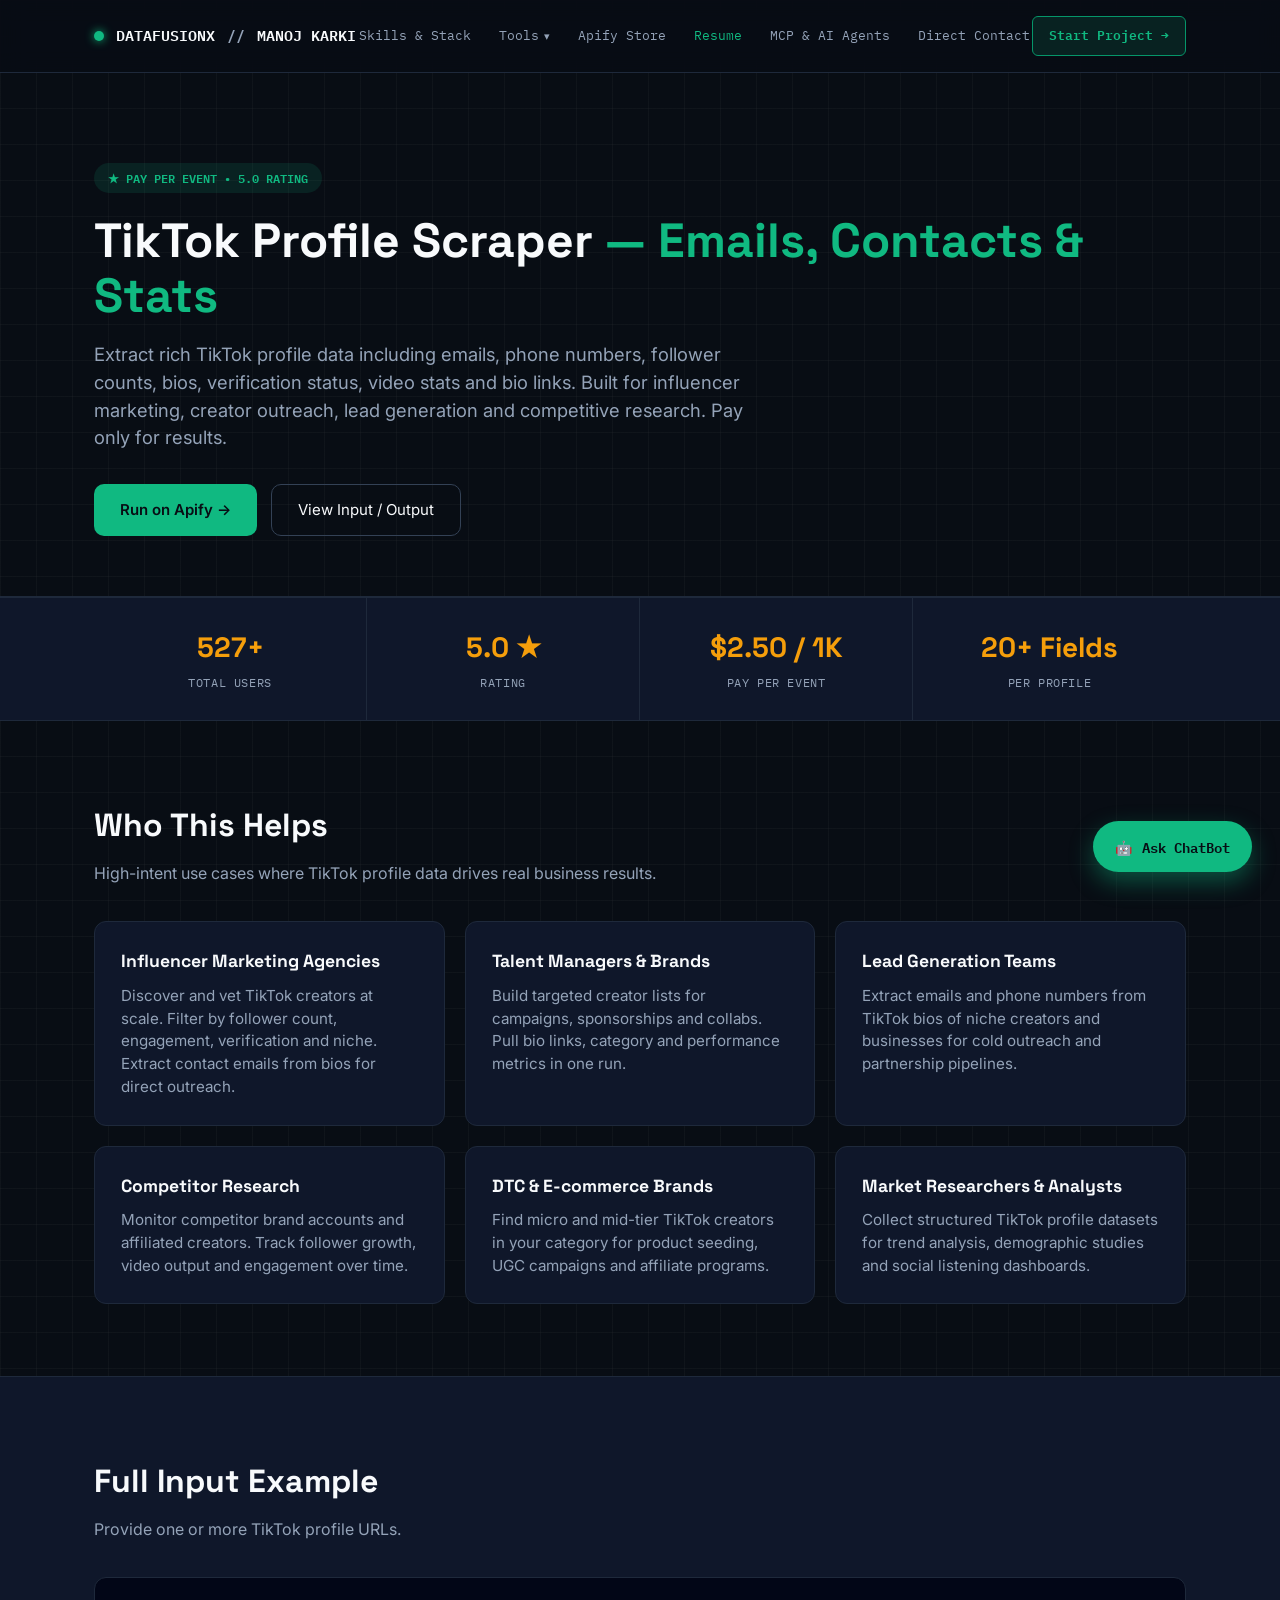
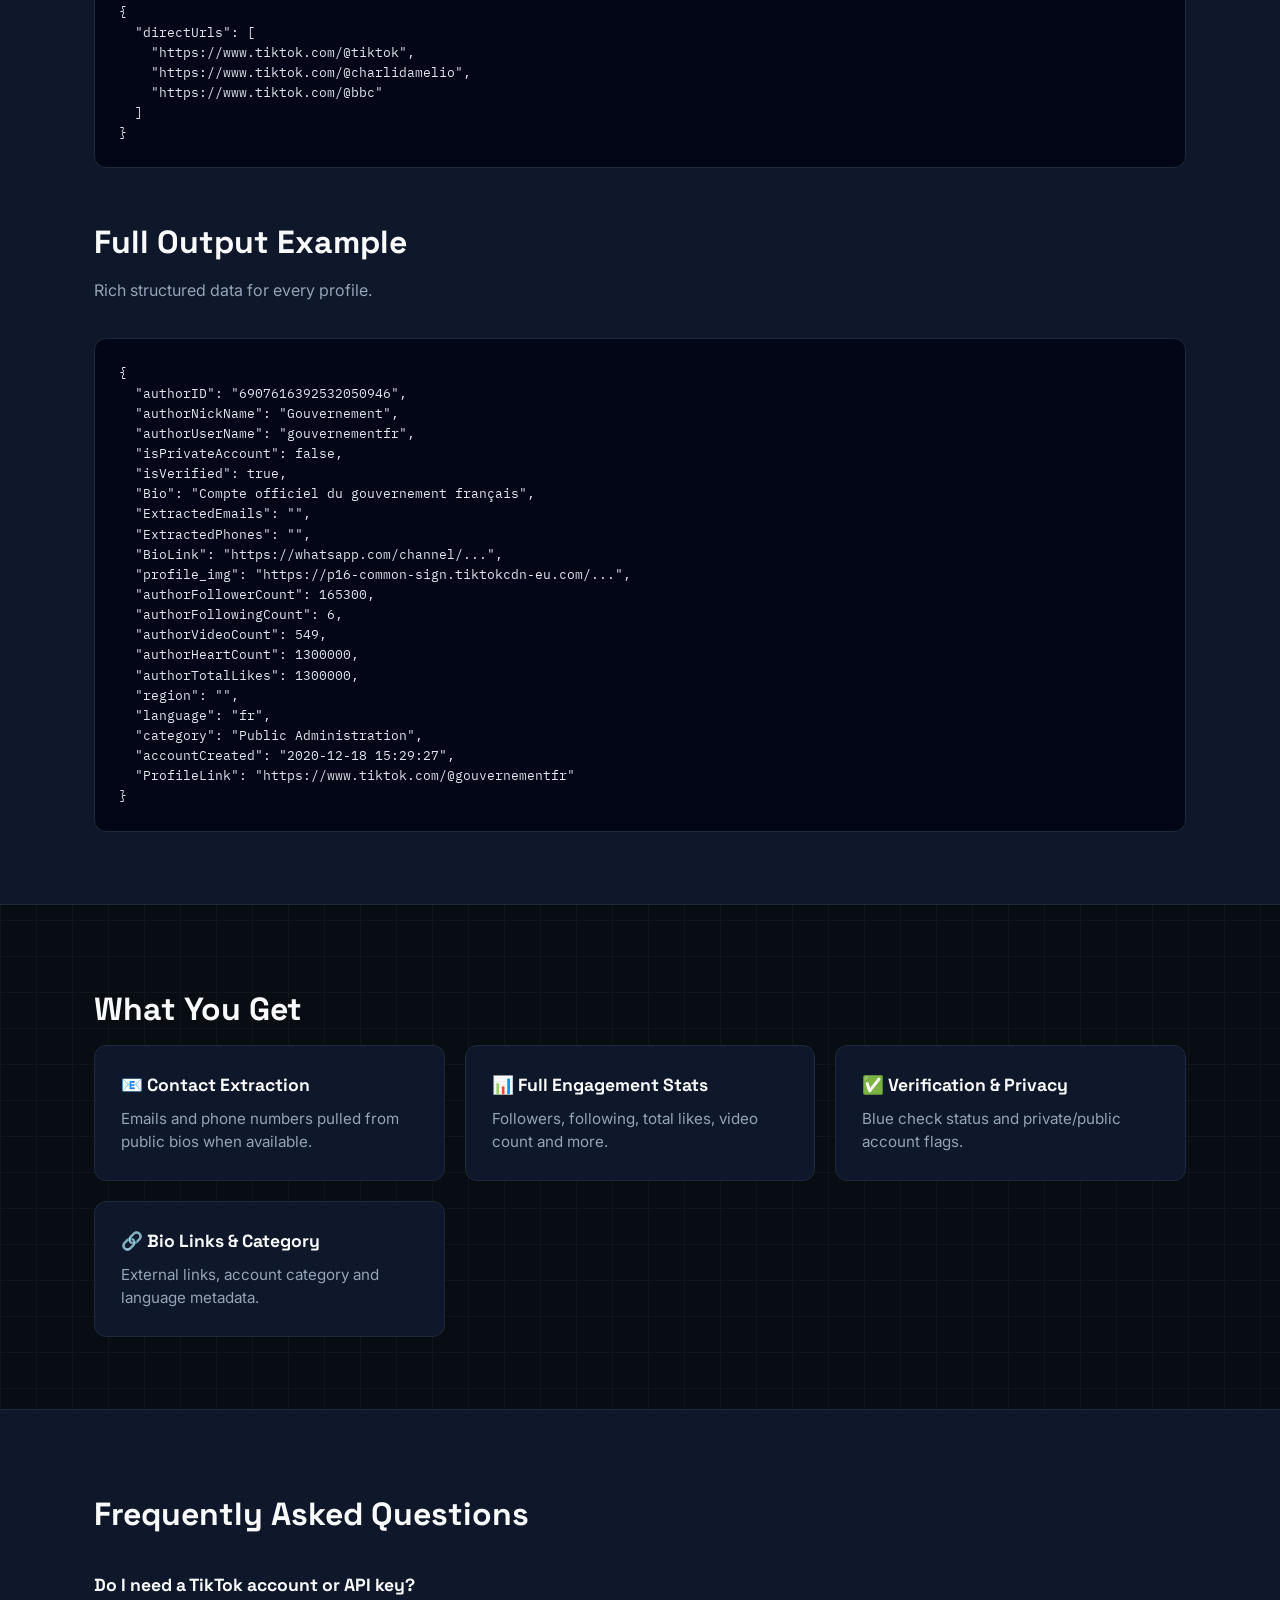
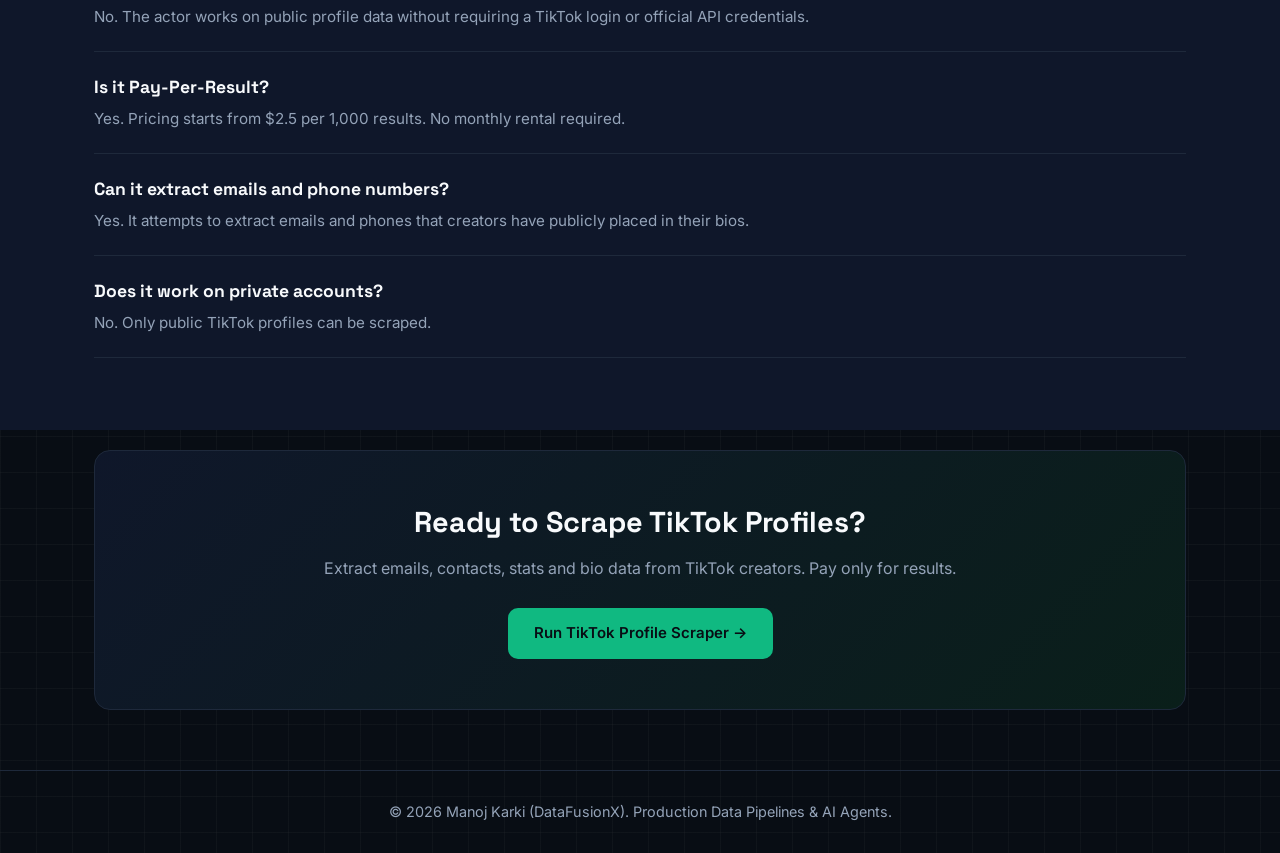
<file: tiktok-scraper.html>
<!DOCTYPE html>
<html lang="en">
<head>
  <meta charset="UTF-8">
  <meta name="viewport" content="width=device-width, initial-scale=1.0">
  <title>TikTok Profile Scraper — Extract Emails, Followers & Contact Data | DataFusionX</title>
  <meta name="description" content="Scrape TikTok profile data including emails, phone numbers, follower counts, bios, verification status and engagement stats. Pay-per-result pricing. Ideal for influencer marketing, lead generation and creator research. Built by Manoj Karki (DataFusionX).">
  <meta name="keywords" content="tiktok profile scraper, tiktok scraper apify, scrape tiktok profile, tiktok email scraper, tiktok contact scraper, tiktok influencer scraper, tiktok lead generation">
  <link rel="canonical" href="https://manojkarki2020.com.np/tiktok-scraper.html">

  <meta property="og:type" content="website">
  <meta property="og:url" content="https://manojkarki2020.com.np/tiktok-scraper.html">
  <meta property="og:title" content="TikTok Profile Scraper — DataFusionX">
  <meta property="og:description" content="Extract TikTok emails, phones, follower counts and profile data. Pay per result. Perfect for influencer outreach and lead generation.">
  <meta property="og:image" content="https://manojkarki2020.com.np/og-image.jpg">

  <script type="application/ld+json">
  {
    "@context": "https://schema.org",
    "@type": "SoftwareApplication",
    "name": "TikTok Profile Scraper",
    "applicationCategory": "BusinessApplication",
    "operatingSystem": "Web",
    "offers": {
      "@type": "Offer",
      "price": "3.55",
      "priceCurrency": "USD"
    },
    "aggregateRating": {
      "@type": "AggregateRating",
      "ratingValue": "5.0",
      "ratingCount": "6"
    },
    "author": {
      "@type": "Person",
      "name": "Manoj Karki",
      "url": "https://manojkarki2020.com.np/"
    }
  }
  </script>
  <link rel="preconnect" href="https://fonts.googleapis.com">
  <link rel="preconnect" href="https://fonts.gstatic.com" crossorigin>
  <link href="https://fonts.googleapis.com/css2?family=Space+Grotesk:wght@400;500;600;700&family=IBM+Plex+Mono:wght@400;500;600&family=Inter:wght@400;500;600;700&display=swap" rel="stylesheet">
  <link rel="stylesheet" href="assets/css/style.css">
</head>
<body class="bg-grid">

  <header class="site">
    <div class="wrap nav-inner">
      <a href="https://manojkarki2020.com.np/" class="brand">
        <span class="dot"></span>
        DATAFUSIONX <span style="color:var(--bone-dim)">//</span> MANOJ KARKI
      </a>
      <nav class="desktop-links">
        <a href="https://manojkarki2020.com.np/#skills">Skills & Stack</a>
        <div class="nav-dropdown">
          <a href="/actors.html">Tools</a>
          <div class="dropdown-menu">

            <a href="/instagram-email-scraper.html">Instagram Email & Phone Scraper</a>
            <a href="/instagram-followers-scraper.html">Instagram Followers Scraper</a>
            <a href="/instagram-following-scraper.html">Instagram Following Scraper</a>
            <a href="/instagram-comments-scraper.html">Instagram Comments Scraper</a>
            <a href="/email-verifier.html">Email Verifier</a>
            <a href="/tiktok-scraper.html">TikTok Profile Scraper</a>
            <a href="/google-maps-scraper.html">Google Maps Scraper</a>
            <a href="/actors.html" style="border-top:1px solid var(--line); margin-top:6px; padding-top:12px; color:var(--moss);">View All Tools →</a>
          </div>
        </div>
        <a href="https://apify.com/devil_port369-owner?fpr=lklf0" target="_blank">Apify Store</a>
                <a href="/resume.html" style="color:var(--moss);">Resume</a>
        <a href="https://manojkarki2020.com.np/#mcp">MCP & AI Agents</a>
        <a href="https://manojkarki2020.com.np/#contact">Direct Contact</a>
      </nav>
      <a class="nav-cta" href="https://manojkarki2020.com.np/#onboarding">Start Project →</a>
      <button class="mobile-toggle" id="menuOpen" aria-label="Open Navigation Menu">☰</button>
    </div>
  </header>

  <div class="drawer-overlay" id="drawerOverlay"></div>
  <div class="mobile-drawer" id="mobileDrawer">
    <a href="https://manojkarki2020.com.np/#skills">Skills & Stack</a>
    <a href="/actors.html" style="color:var(--moss); font-weight:600;">All Tools</a>
    <a href="/instagram-email-scraper.html">→ Instagram Email Scraper</a>
    <a href="/instagram-followers-scraper.html">→ Instagram Followers</a>
    <a href="/instagram-following-scraper.html">→ Instagram Following</a>
    <a href="/instagram-comments-scraper.html">→ Instagram Comments</a>
    <a href="/email-verifier.html">→ Email Verifier</a>
    <a href="/tiktok-scraper.html">→ TikTok Scraper</a>
    <a href="/google-maps-scraper.html">→ Google Maps Scraper</a>
    <a href="https://apify.com/devil_port369-owner?fpr=lklf0" target="_blank">Apify Store ↗</a>
    <a href="/resume.html" style="color:var(--moss);">Resume</a>
    <a href="https://manojkarki2020.com.np/#mcp">MCP & AI Agents</a>
    <a href="https://manojkarki2020.com.np/#contact">Direct Contact</a>
    <a class="nav-cta" href="https://manojkarki2020.com.np/#onboarding" style="text-align:center; margin-top:20px;">Start Project →</a>
  </div>

  <section class="hero">
    <div class="wrap">
      <div class="badge">★ PAY PER EVENT • 5.0 RATING</div>
      <h1>TikTok Profile Scraper <span>— Emails, Contacts & Stats</span></h1>
      <p class="hero-desc">
        Extract rich TikTok profile data including emails, phone numbers, follower counts, bios, verification status, video stats and bio links.
        Built for influencer marketing, creator outreach, lead generation and competitive research. Pay only for results.
      </p>
      <div class="hero-actions">
        <a href="https://apify.com/devil_port369-owner/tiktok-profile-scraper?fpr=lklf0" target="_blank" class="btn-primary">
          Run on Apify →
        </a>
        <a href="#input-output" class="btn-secondary">View Input / Output</a>
      </div>
    </div>
  </section>

  <div class="stats-strip">
    <div class="wrap">
      <div class="stats-grid">
        <div class="stat-card">
          <div class="stat-num">527+</div>
          <div class="stat-lbl">TOTAL USERS</div>
        </div>
        <div class="stat-card">
          <div class="stat-num">5.0 ★</div>
          <div class="stat-lbl">RATING</div>
        </div>
        <div class="stat-card">
          <div class="stat-num">$2.50 / 1K</div>
          <div class="stat-lbl">PAY PER EVENT</div>
        </div>
        <div class="stat-card">
          <div class="stat-num">20+ Fields</div>
          <div class="stat-lbl">PER PROFILE</div>
        </div>
      </div>
    </div>
  </div>

  <section>
    <div class="wrap">
      <h2 class="section-title">Who This Helps</h2>
      <p class="section-desc">High-intent use cases where TikTok profile data drives real business results.</p>
      <div class="features-grid">
        <div class="feature-card">
          <h3>Influencer Marketing Agencies</h3>
          <p>Discover and vet TikTok creators at scale. Filter by follower count, engagement, verification and niche. Extract contact emails from bios for direct outreach.</p>
        </div>
        <div class="feature-card">
          <h3>Talent Managers & Brands</h3>
          <p>Build targeted creator lists for campaigns, sponsorships and collabs. Pull bio links, category and performance metrics in one run.</p>
        </div>
        <div class="feature-card">
          <h3>Lead Generation Teams</h3>
          <p>Extract emails and phone numbers from TikTok bios of niche creators and businesses for cold outreach and partnership pipelines.</p>
        </div>
        <div class="feature-card">
          <h3>Competitor Research</h3>
          <p>Monitor competitor brand accounts and affiliated creators. Track follower growth, video output and engagement over time.</p>
        </div>
        <div class="feature-card">
          <h3>DTC & E-commerce Brands</h3>
          <p>Find micro and mid-tier TikTok creators in your category for product seeding, UGC campaigns and affiliate programs.</p>
        </div>
        <div class="feature-card">
          <h3>Market Researchers & Analysts</h3>
          <p>Collect structured TikTok profile datasets for trend analysis, demographic studies and social listening dashboards.</p>
        </div>
      </div>
    </div>
  </section>

  <section id="input-output" style="background: var(--panel); border-top: 1px solid var(--line); border-bottom: 1px solid var(--line);">
    <div class="wrap">
      <h2 class="section-title">Full Input Example</h2>
      <p class="section-desc">Provide one or more TikTok profile URLs.</p>
      <div class="code-block">{
  "directUrls": [
    "https://www.tiktok.com/@tiktok",
    "https://www.tiktok.com/@charlidamelio",
    "https://www.tiktok.com/@bbc"
  ]
}</div>

      <h2 class="section-title" style="margin-top: 50px;">Full Output Example</h2>
      <p class="section-desc">Rich structured data for every profile.</p>
      <div class="code-block">{
  "authorID": "6907616392532050946",
  "authorNickName": "Gouvernement",
  "authorUserName": "gouvernementfr",
  "isPrivateAccount": false,
  "isVerified": true,
  "Bio": "Compte officiel du gouvernement français",
  "ExtractedEmails": "",
  "ExtractedPhones": "",
  "BioLink": "https://whatsapp.com/channel/...",
  "profile_img": "https://p16-common-sign.tiktokcdn-eu.com/...",
  "authorFollowerCount": 165300,
  "authorFollowingCount": 6,
  "authorVideoCount": 549,
  "authorHeartCount": 1300000,
  "authorTotalLikes": 1300000,
  "region": "",
  "language": "fr",
  "category": "Public Administration",
  "accountCreated": "2020-12-18 15:29:27",
  "ProfileLink": "https://www.tiktok.com/@gouvernementfr"
}</div>
    </div>
  </section>

  <section>
    <div class="wrap">
      <h2 class="section-title">What You Get</h2>
      <div class="features-grid">
        <div class="feature-card">
          <h3>📧 Contact Extraction</h3>
          <p>Emails and phone numbers pulled from public bios when available.</p>
        </div>
        <div class="feature-card">
          <h3>📊 Full Engagement Stats</h3>
          <p>Followers, following, total likes, video count and more.</p>
        </div>
        <div class="feature-card">
          <h3>✅ Verification & Privacy</h3>
          <p>Blue check status and private/public account flags.</p>
        </div>
        <div class="feature-card">
          <h3>🔗 Bio Links & Category</h3>
          <p>External links, account category and language metadata.</p>
        </div>
      </div>
    </div>
  </section>

  <section style="background: var(--panel); border-top: 1px solid var(--line);">
    <div class="wrap">
      <h2 class="section-title">Frequently Asked Questions</h2>
      <div class="faq-item">
        <h3>Do I need a TikTok account or API key?</h3>
        <p>No. The actor works on public profile data without requiring a TikTok login or official API credentials.</p>
      </div>
      <div class="faq-item">
        <h3>Is it Pay-Per-Result?</h3>
        <p>Yes. Pricing starts from $2.5 per 1,000 results. No monthly rental required.</p>
      </div>
      <div class="faq-item">
        <h3>Can it extract emails and phone numbers?</h3>
        <p>Yes. It attempts to extract emails and phones that creators have publicly placed in their bios.</p>
      </div>
      <div class="faq-item">
        <h3>Does it work on private accounts?</h3>
        <p>No. Only public TikTok profiles can be scraped.</p>
      </div>
    </div>
  </section>

  <div class="wrap">
    <div class="cta-box">
      <h2>Ready to Scrape TikTok Profiles?</h2>
      <p>Extract emails, contacts, stats and bio data from TikTok creators. Pay only for results.</p>
      <a href="https://apify.com/devil_port369-owner/tiktok-profile-scraper?fpr=lklf0" target="_blank" class="btn-primary">
        Run TikTok Profile Scraper →
      </a>
    </div>
  </div>

  <footer>
    <div class="wrap foot-inner" style="text-align: center;">
      <div>© <span id="year"></span> Manoj Karki (DataFusionX). Production Data Pipelines & AI Agents.</div>
    </div>
  </footer>

  <!-- Interactive Slide-Over AI Chatbot Widget -->
<button class="chat-widget-btn" id="chatToggleBtn">
  <span>🤖</span> Ask ChatBot
</button>

<div class="chat-drawer" id="chatDrawer">
  <div class="chat-header">
    <div class="chat-title"><span>⚡</span> DataFusionX Bot</div>
    <button class="chat-close" id="chatCloseBtn">×</button>
  </div>
  <div class="chat-messages" id="chatMessages">
    <div class="msg msg-ai">Hello! I am Manoj Karki's AI assistant. Ask me about custom scrapers, proxy rotation, Hermes local AI agents, or data feeds.</div>
  </div>
  <div class="chat-input-area">
    <input type="text" id="chatInput" placeholder="Ask about Apify Actors or scrapers...">
    <button class="btn btn-primary" id="chatSendBtn" style="padding: 8px 14px; font-size: 12px;">Send</button>
  </div>
</div>

  <script src="assets/js/main.js"></script>
</body>
</html>
</file>
<file: assets/css/style.css>
/* =====================================================
   DataFusionX Portfolio - Shared Styles
   https://manojkarki2020.com.np
   ===================================================== */

:root {
  --carbon: #080d14;
  --panel: #0f172a;
  --panel-hover: #1e293b;
  --line: #1e293b;
  --line-active: #334155;
  --bone: #f8fafc;
  --bone-dim: #94a3b8;
  --moss: #10b981;
  --moss-dim: #059669;
  --gold: #f59e0b;
  --gold-dim: #d97706;
  --cyan: #06b6d4;
  --accent-glow: rgba(16, 185, 129, 0.12);
}

* { box-sizing: border-box; margin: 0; padding: 0; }
html { scroll-behavior: smooth; }
body {
  background: var(--carbon);
  color: var(--bone);
  font-family: 'Inter', sans-serif;
  -webkit-font-smoothing: antialiased;
  line-height: 1.5;
  overflow-x: hidden;
}
a { color: inherit; text-decoration: none; }
::selection { background: var(--moss); color: var(--carbon); }
.wrap { max-width: 1140px; margin: 0 auto; padding: 0 24px; }
.bg-grid {
  background-image:
    linear-gradient(rgba(248, 250, 252, 0.03) 1px, transparent 1px),
    linear-gradient(90deg, rgba(248, 250, 252, 0.03) 1px, transparent 1px);
  background-size: 36px 36px;
}

/* ===== Header / Nav ===== */
header.site {
  position: sticky; top: 0; z-index: 100;
  background: rgba(8, 13, 20, 0.9);
  backdrop-filter: blur(12px);
  border-bottom: 1px solid var(--line);
}
.nav-inner {
  display: flex;
  align-items: center;
  justify-content: space-between;
  height: 72px;
}
.brand {
  display: flex;
  align-items: center;
  gap: 12px;
  font-family: 'IBM Plex Mono', monospace;
  font-weight: 600;
  font-size: 15px;
}
.brand .dot {
  width: 10px; height: 10px;
  border-radius: 50%;
  background: var(--moss);
  box-shadow: 0 0 10px var(--moss);
}
nav.desktop-links {
  display: flex;
  gap: 28px;
  font-family: 'IBM Plex Mono', monospace;
  font-size: 13px;
  color: var(--bone-dim);
}
nav.desktop-links a { transition: color 0.15s; }
nav.desktop-links a:hover { color: var(--gold); }
.nav-cta {
  font-family: 'IBM Plex Mono', monospace;
  font-size: 13px;
  font-weight: 600;
  border: 1px solid var(--moss-dim);
  color: var(--moss);
  padding: 9px 16px;
  border-radius: 6px;
  transition: all 0.2s;
  background: var(--accent-glow);
}
.nav-cta:hover {
  border-color: var(--moss);
  background: var(--moss);
  color: var(--carbon);
}

/* Dropdown */
.nav-dropdown { position: relative; }
.nav-dropdown > a {
  display: flex;
  align-items: center;
  gap: 5px;
  cursor: pointer;
}
.nav-dropdown > a::after {
  content: '▾';
  font-size: 11px;
  transition: transform 0.2s;
}
.nav-dropdown:hover > a::after { transform: rotate(180deg); }
.dropdown-menu {
  position: absolute;
  top: 100%;
  left: 50%;
  transform: translateX(-50%);
  margin-top: 12px;
  background: var(--panel);
  border: 1px solid var(--line);
  border-radius: 10px;
  min-width: 270px;
  padding: 8px 0;
  opacity: 0;
  visibility: hidden;
  transition: all 0.2s;
  box-shadow: 0 12px 30px rgba(0,0,0,0.4);
  z-index: 200;
}
.nav-dropdown:hover .dropdown-menu {
  opacity: 1;
  visibility: visible;
}
.dropdown-menu a {
  display: block;
  padding: 11px 18px;
  font-size: 13px;
  color: var(--bone-dim);
  transition: all 0.15s;
}
.dropdown-menu a:hover {
  background: var(--accent-glow);
  color: var(--moss);
}
.dropdown-menu .dropdown-label {
  padding: 8px 18px 4px;
  font-size: 11px;
  color: var(--gold);
  text-transform: uppercase;
  letter-spacing: 0.08em;
  font-weight: 600;
}

/* Mobile */
.mobile-toggle {
  display: none;
  background: none;
  border: none;
  color: var(--bone);
  font-size: 24px;
  cursor: pointer;
}
.drawer-overlay {
  position: fixed;
  inset: 0;
  background: rgba(0,0,0,0.6);
  opacity: 0;
  pointer-events: none;
  transition: opacity 0.3s;
  z-index: 85;
}
.drawer-overlay.open {
  opacity: 1;
  pointer-events: auto;
}
.mobile-drawer {
  position: fixed;
  top: 0;
  right: 0;
  width: 290px;
  height: 100vh;
  background: var(--panel);
  border-left: 1px solid var(--line);
  padding: 80px 24px 24px;
  display: flex;
  flex-direction: column;
  gap: 16px;
  transform: translateX(100%);
  transition: transform 0.3s ease;
  z-index: 90;
  font-family: 'IBM Plex Mono', monospace;
  overflow-y: auto;
}
.mobile-drawer.open { transform: translateX(0); }
.mobile-drawer a {
  font-size: 15px;
  color: var(--bone-dim);
}
.mobile-drawer a:hover { color: var(--gold); }

/* ===== Common Components ===== */
.badge {
  display: inline-flex;
  align-items: center;
  gap: 8px;
  background: var(--accent-glow);
  color: var(--moss);
  font-family: 'IBM Plex Mono', monospace;
  font-size: 12px;
  font-weight: 600;
  padding: 6px 14px;
  border-radius: 20px;
  margin-bottom: 20px;
}
.btn-primary {
  background: var(--moss);
  color: var(--carbon);
  font-weight: 600;
  padding: 14px 26px;
  border-radius: 10px;
  font-size: 15px;
  display: inline-flex;
  align-items: center;
  gap: 8px;
  transition: background 0.2s;
  border: none;
  cursor: pointer;
}
.btn-primary:hover { background: var(--moss-dim); }
.btn-secondary {
  background: transparent;
  border: 1px solid var(--line-active);
  color: var(--bone);
  padding: 14px 26px;
  border-radius: 10px;
  font-size: 15px;
  transition: all 0.2s;
  cursor: pointer;
}
.btn-secondary:hover {
  border-color: var(--moss);
  color: var(--moss);
}

/* Stats */
.stats-strip {
  border-top: 1px solid var(--line);
  border-bottom: 1px solid var(--line);
  background: var(--panel);
}
.stats-grid { display: grid; grid-template-columns: repeat(4, 1fr); }
.stat-card {
  padding: 28px 20px;
  border-right: 1px solid var(--line);
  text-align: center;
}
.stat-card:last-child { border-right: none; }
.stat-num {
  font-family: 'Space Grotesk', sans-serif;
  font-size: 28px;
  font-weight: 700;
  color: var(--gold);
}
.stat-lbl {
  font-family: 'IBM Plex Mono', monospace;
  font-size: 12px;
  color: var(--bone-dim);
  margin-top: 6px;
  letter-spacing: 0.05em;
}

/* Sections */
section { padding: 72px 0; }
.section-title {
  font-family: 'Space Grotesk', sans-serif;
  font-size: 28px;
  font-weight: 700;
  margin-bottom: 12px;
}
.section-desc {
  color: var(--bone-dim);
  margin-bottom: 36px;
  max-width: 600px;
}

/* Cards */
.features-grid {
  display: grid;
  grid-template-columns: repeat(auto-fill, minmax(300px, 1fr));
  gap: 20px;
}
.feature-card {
  background: var(--panel);
  border: 1px solid var(--line);
  border-radius: 12px;
  padding: 26px;
  transition: border-color 0.2s;
}
.feature-card:hover { border-color: var(--moss); }
.feature-card h3 {
  font-family: 'Space Grotesk', sans-serif;
  font-size: 1.1rem;
  margin-bottom: 10px;
}
.feature-card p {
  color: var(--bone-dim);
  font-size: 0.95rem;
}

/* Code */
.code-block {
  background: #020617;
  border: 1px solid var(--line);
  border-radius: 12px;
  padding: 24px;
  overflow-x: auto;
  font-family: 'IBM Plex Mono', monospace;
  font-size: 13px;
  line-height: 1.55;
  color: #e2e8f0;
  white-space: pre;
}

/* CTA */
.cta-box {
  background: linear-gradient(135deg, #0f172a, #0a1f1a);
  border: 1px solid var(--line);
  border-radius: 16px;
  padding: 50px 40px;
  text-align: center;
  margin: 20px 0 60px;
}
.cta-box h2 {
  font-family: 'Space Grotesk', sans-serif;
  font-size: 1.8rem;
  margin-bottom: 12px;
}
.cta-box p {
  color: var(--bone-dim);
  margin-bottom: 28px;
}

/* FAQ */
.faq-item {
  border-bottom: 1px solid var(--line);
  padding: 22px 0;
}
.faq-item h3 {
  font-family: 'Space Grotesk', sans-serif;
  font-size: 1.1rem;
  margin-bottom: 8px;
}
.faq-item p {
  color: var(--bone-dim);
  font-size: 0.95rem;
}

/* Footer */
footer {
  border-top: 1px solid var(--line);
  padding: 30px 0;
  text-align: center;
  color: var(--bone-dim);
  font-size: 0.9rem;
}

/* ===== Actor Detail Pages ===== */
.hero {
  padding: 90px 0 60px;
  border-bottom: 1px solid var(--line);
}
.hero h1 {
  font-family: 'Space Grotesk', sans-serif;
  font-size: clamp(2.1rem, 5vw, 3rem);
  font-weight: 700;
  line-height: 1.15;
  margin-bottom: 18px;
}
.hero h1 span { color: var(--moss); }
.hero-desc {
  font-size: 1.15rem;
  color: var(--bone-dim);
  max-width: 680px;
  margin-bottom: 32px;
}
.hero-actions {
  display: flex;
  gap: 14px;
  flex-wrap: wrap;
}

/* ===== Actors Hub ===== */
.hero-center {
  padding: 80px 0 40px;
  text-align: center;
  border-bottom: 1px solid var(--line);
}
.hero-center .hero-desc {
  margin: 0 auto 28px;
}
.filter-bar {
  display: flex;
  flex-wrap: wrap;
  gap: 10px;
  justify-content: center;
  padding: 30px 0 10px;
}
.filter-btn {
  font-family: 'IBM Plex Mono', monospace;
  font-size: 13px;
  padding: 8px 16px;
  border-radius: 20px;
  border: 1px solid var(--line-active);
  color: var(--bone-dim);
  background: transparent;
  cursor: pointer;
  transition: 0.2s;
}
.filter-btn:hover,
.filter-btn.active {
  border-color: var(--moss);
  color: var(--moss);
  background: var(--accent-glow);
}
.actor-grid {
  display: grid;
  grid-template-columns: repeat(auto-fill, minmax(320px, 1fr));
  gap: 20px;
}
.actor-card {
  background: var(--panel);
  border: 1px solid var(--line);
  border-radius: 14px;
  padding: 24px;
  display: flex;
  flex-direction: column;
  transition: 0.2s;
}
.actor-card:hover {
  border-color: var(--moss);
  transform: translateY(-3px);
  box-shadow: 0 12px 28px rgba(0,0,0,0.3);
}
.actor-badge {
  font-family: 'IBM Plex Mono', monospace;
  font-size: 11px;
  font-weight: 600;
  color: var(--moss);
  background: var(--accent-glow);
  padding: 4px 10px;
  border-radius: 20px;
  width: fit-content;
  margin-bottom: 12px;
}
.actor-badge.secondary {
  color: var(--gold);
  background: rgba(245,158,11,0.12);
}
.actor-card h3 {
  font-family: 'Space Grotesk', sans-serif;
  font-size: 1.15rem;
  margin-bottom: 8px;
}
.actor-card p {
  color: var(--bone-dim);
  font-size: 0.92rem;
  flex-grow: 1;
  margin-bottom: 16px;
}
.actor-meta {
  display: flex;
  gap: 14px;
  font-family: 'IBM Plex Mono', monospace;
  font-size: 12px;
  color: var(--bone-dim);
  margin-bottom: 16px;
}
.actor-meta span { color: var(--gold); }
.actor-links {
  display: flex;
  gap: 10px;
  flex-wrap: wrap;
}
.actor-links .btn-primary,
.actor-links .btn-secondary {
  padding: 10px 16px;
  font-size: 13px;
}

/* ===== Responsive ===== */
@media (max-width: 768px) {
  nav.desktop-links,
  .nav-cta { display: none; }
  .mobile-toggle {
    display: flex;
    align-items: center;
    justify-content: center;
    width: 44px;
    height: 44px;
    position: relative;
    z-index: 210;
  }
  .stats-grid { grid-template-columns: repeat(2, 1fr); }
  .stat-card { border-bottom: 1px solid var(--line); }
  .actor-grid { grid-template-columns: 1fr; }
  .features-grid { grid-template-columns: 1fr; }

  .wrap { padding: 0 16px; }
  .form-container { padding: 24px 18px; }
  .mcp-box { padding: 24px 18px; }
  .form-grid { gap: 16px; }
}

/* =====================================================
   Homepage-specific styles
   ===================================================== */
.font-display { font-family: 'Space Grotesk', sans-serif; }
.font-mono { font-family: 'IBM Plex Mono', monospace; }

.hero-home { padding: 80px 0 60px; }
.hero-grid { display: grid; grid-template-columns: 1.15fr 0.85fr; gap: 48px; align-items: center; }
.eyebrow {
  font-family: 'IBM Plex Mono', monospace; font-size: 13px; letter-spacing: 0.12em; text-transform: uppercase;
  color: var(--gold); display: flex; align-items: center; gap: 10px; margin-bottom: 20px;
}
.eyebrow::before { content: ''; width: 24px; height: 2px; background: var(--gold); display: inline-block; }
.profile-badge { display: flex; align-items: center; gap: 20px; margin-bottom: 24px; }
.avatar-container { position: relative; width: 84px; height: 84px; flex-shrink: 0; }
.avatar-ring {
  position: absolute; inset: -4px; border-radius: 50%;
  background: conic-gradient(from 0deg, var(--moss), var(--cyan), var(--gold), var(--moss));
  animation: spinRing 4s linear infinite; opacity: 0.85;
}
.profile-img {
  position: relative; width: 84px; height: 84px; border-radius: 50%;
  border: 3px solid var(--panel); object-fit: cover; z-index: 2;
  animation: avatarFloat 3.5s ease-in-out infinite alternate;
  box-shadow: 0 0 20px rgba(16, 185, 129, 0.4);
}
@keyframes spinRing { 0% { transform: rotate(0deg); } 100% { transform: rotate(360deg); } }
@keyframes avatarFloat { 0% { transform: translateY(0) scale(1); } 100% { transform: translateY(-4px) scale(1.03); } }
.profile-title h1 { font-family: 'Space Grotesk', sans-serif; font-size: 38px; font-weight: 700; margin: 0; line-height: 1.1; }
.profile-title p { font-family: 'IBM Plex Mono', monospace; font-size: 14px; color: var(--moss); margin: 4px 0 0; }
.sub-hero { color: var(--bone-dim); font-size: 17px; line-height: 1.6; margin-bottom: 32px; }
.cta-row { display: flex; gap: 16px; flex-wrap: wrap; }
.btn {
  font-family: 'IBM Plex Mono', monospace; font-size: 14px; font-weight: 600;
  padding: 14px 24px; border-radius: 6px; display: inline-flex; align-items: center; gap: 10px;
  transition: all 0.2s; cursor: pointer; border: none;
}
.btn.btn-primary { background: var(--moss); color: var(--carbon); }
.btn.btn-primary:hover { background: #34d399; transform: translateY(-2px); box-shadow: 0 8px 20px rgba(16, 185, 129, 0.3); }
.btn-ghost { border: 1px solid var(--line-active); color: var(--bone); background: var(--panel); }
.btn-ghost:hover { border-color: var(--bone-dim); background: var(--panel-hover); transform: translateY(-2px); }

.terminal {
  background: var(--panel); border: 1px solid var(--line); border-radius: 12px;
  overflow: hidden; box-shadow: 0 20px 50px rgba(0,0,0,0.5);
}
.term-bar { display: flex; align-items: center; gap: 8px; padding: 12px 16px; background: #020617; border-bottom: 1px solid var(--line); }
.term-dot { width: 11px; height: 11px; border-radius: 50%; }
.term-body { padding: 20px; font-family: 'IBM Plex Mono', monospace; font-size: 13px; line-height: 1.8; min-height: 250px; color: #cbd5e1; }
.term-prompt { color: var(--moss); }
.term-line { opacity: 0; animation: fadeIn 0.3s forwards; }
.cursor { display: inline-block; width: 8px; height: 15px; background: var(--gold); vertical-align: -2px; animation: blink 1s step-end infinite; }
@keyframes fadeIn { to { opacity: 1; } }
@keyframes blink { 50% { opacity: 0; } }

.skills-grid { display: grid; grid-template-columns: repeat(4, 1fr); gap: 20px; }
.skill-card { background: var(--panel); border: 1px solid var(--line); border-radius: 10px; padding: 20px; transition: border-color 0.2s; }
.skill-card:hover { border-color: var(--moss); }
.skill-card h3 { font-family: 'Space Grotesk', sans-serif; font-size: 16px; color: var(--gold); margin: 0 0 12px; }
.skill-tags { display: flex; flex-wrap: wrap; gap: 8px; }
.skill-tag {
  font-family: 'IBM Plex Mono', monospace; font-size: 11.5px;
  background: #020617; border: 1px solid var(--line-active); padding: 4px 10px; border-radius: 4px; color: var(--bone-dim);
}

.section-head { margin-bottom: 48px; }
.kicker { font-family: 'IBM Plex Mono', monospace; font-size: 13px; letter-spacing: 0.12em; text-transform: uppercase; color: var(--moss); }
h2.section-title { font-family: 'Space Grotesk', sans-serif; font-size: 32px; font-weight: 700; margin: 8px 0 12px; }

/* Homepage actor cards (2-col) */
.home-actor-grid { display: grid; grid-template-columns: repeat(2, 1fr); gap: 24px; }
.home-actor-card {
  background: var(--panel); border: 1px solid var(--line); border-radius: 12px; padding: 28px;
  display: flex; flex-direction: column; justify-content: space-between; transition: all 0.2s;
}
.home-actor-card:hover { border-color: var(--moss); transform: translateY(-3px); box-shadow: 0 12px 30px rgba(0,0,0,0.3); }
.actor-header { display: flex; justify-content: space-between; align-items: flex-start; margin-bottom: 16px; }
.home-actor-card .actor-badge {
  font-family: 'IBM Plex Mono', monospace; font-size: 11px; padding: 4px 10px; border-radius: 20px;
  background: rgba(245, 158, 11, 0.12); color: var(--gold); border: 1px solid rgba(245, 158, 11, 0.3);
}
.actor-title { font-family: 'Space Grotesk', sans-serif; font-size: 20px; font-weight: 600; margin: 0 0 10px; color: var(--bone); }
.actor-usecase { color: var(--bone-dim); font-size: 14px; line-height: 1.6; margin-bottom: 20px; }
.actor-target { font-family: 'IBM Plex Mono', monospace; font-size: 12px; color: var(--cyan); margin-bottom: 20px; padding: 8px 12px; background: rgba(6, 182, 212, 0.08); border-radius: 6px; }
.actor-footer { display: flex; justify-content: space-between; align-items: center; border-top: 1px solid var(--line); padding-top: 16px; margin-top: auto; }
.actor-stat { font-family: 'IBM Plex Mono', monospace; font-size: 13px; color: var(--moss); }
.actor-link { font-family: 'IBM Plex Mono', monospace; font-size: 13px; font-weight: 600; color: var(--gold); display: flex; align-items: center; gap: 6px; }

.seo-board { background: var(--panel); border: 1px solid var(--line); border-radius: 12px; overflow: hidden; margin-top: 40px; }
.seo-row {
  display: grid; grid-template-columns: 2.2fr 1.5fr 1fr; gap: 16px; align-items: center;
  padding: 16px 24px; border-bottom: 1px solid var(--line); font-size: 14px;
}
.seo-row:last-child { border-bottom: none; }
.seo-row:hover { background: var(--panel-hover); }
.seo-title { font-family: 'Space Grotesk', sans-serif; font-weight: 600; color: var(--bone); }
.seo-kw { font-family: 'IBM Plex Mono', monospace; font-size: 12px; color: var(--cyan); }
.seo-action { text-align: right; font-family: 'IBM Plex Mono', monospace; font-size: 13px; font-weight: 600; color: var(--gold); }

.mcp-box { background: var(--panel); border: 1px solid var(--line); border-radius: 12px; padding: 36px; }
.mcp-grid { display: grid; grid-template-columns: repeat(3, 1fr); gap: 24px; margin-top: 32px; }
.mcp-card { background: #020617; border: 1px solid var(--line); border-radius: 8px; padding: 24px; }
.mcp-card h3 { font-family: 'Space Grotesk', sans-serif; font-size: 18px; color: var(--cyan); margin: 0 0 12px; }
.mcp-card p { font-size: 14px; color: var(--bone-dim); line-height: 1.6; margin: 0; }

.form-container { background: var(--panel); border: 1px solid var(--line); border-radius: 12px; padding: 40px; }
.form-grid { display: grid; grid-template-columns: repeat(2, 1fr); gap: 20px; }
.form-group { display: flex; flex-direction: column; gap: 8px; }
.form-group.full { grid-column: span 2; }
label { font-family: 'IBM Plex Mono', monospace; font-size: 13px; color: var(--bone); }
input, select, textarea {
  width: 100%; 
  background: #020617; border: 1px solid var(--line-active); border-radius: 6px;
  padding: 12px 16px; 
  color: var(--bone); 
  font-family: 'Inter',
  sans-serif; font-size: 14px;
  transition: border-color 0.2s;
}
input:focus, select:focus, textarea:focus { outline: none; border-color: var(--moss); }
textarea { resize: vertical; min-height: 120px; }

.social-strip { border-top: 1px solid var(--line); background: var(--panel); padding: 50px 0; }
.social-grid { display: grid; grid-template-columns: repeat(3, 1fr); gap: 20px; }
.social-card {
  background: #020617; border: 1px solid var(--line); border-radius: 10px; padding: 24px;
  display: flex; align-items: center; justify-content: space-between; transition: all 0.2s; min-height: 90px;
}
.social-card:hover { border-color: var(--gold); transform: translateY(-2px); }
.social-info { display: flex; align-items: center; gap: 16px; }
.social-icon-box {
  width: 44px; height: 44px; border-radius: 8px; background: rgba(248, 250, 252, 0.05);
  display: flex; align-items: center; justify-content: center; font-size: 22px; flex-shrink: 0;
}
.social-text { display: flex; flex-direction: column; justify-content: center; }
.social-name { font-family: 'Space Grotesk', sans-serif; font-weight: 600; font-size: 16px; color: var(--bone); margin: 0; line-height: 1.2; }
.social-sub { font-family: 'IBM Plex Mono', monospace; font-size: 12px; color: var(--bone-dim); margin-top: 4px; }
.social-arrow { font-family: 'IBM Plex Mono', monospace; font-size: 14px; font-weight: 600; color: var(--gold); flex-shrink: 0; }

.chat-widget-btn {
  position: fixed; bottom: 28px; right: 28px; z-index: 99;
  background: var(--moss); color: var(--carbon); border: none; border-radius: 50px;
  padding: 14px 22px; font-family: 'IBM Plex Mono', monospace; font-weight: 600; font-size: 14px;
  box-shadow: 0 10px 25px rgba(16, 185, 129, 0.4); cursor: pointer; display: flex; align-items: center; gap: 10px;
  transition: transform 0.2s;
}
.chat-widget-btn:hover { transform: scale(1.05); }
.chat-drawer {
  position: fixed; bottom: 90px; right: 28px; width: 380px; height: 500px;
  background: var(--panel); border: 1px solid var(--line-active); border-radius: 12px;
  box-shadow: 0 20px 40px rgba(0,0,0,0.6); display: flex; flex-direction: column;
  z-index: 99; opacity: 0; pointer-events: none; transform: translateY(20px); transition: all 0.3s ease;
}
.chat-drawer.open { opacity: 1; pointer-events: auto; transform: translateY(0); }
.chat-header {
  background: #020617; padding: 16px 20px; border-bottom: 1px solid var(--line);
  display: flex; justify-content: space-between; align-items: center; border-radius: 12px 12px 0 0;
}
.chat-title { font-family: 'Space Grotesk', sans-serif; font-weight: 600; font-size: 15px; color: var(--moss); display: flex; align-items: center; gap: 8px; }
.chat-close { background: none; border: none; color: var(--bone-dim); font-size: 20px; cursor: pointer; }
.chat-messages { flex: 1; padding: 16px; overflow-y: auto; display: flex; flex-direction: column; gap: 12px; font-size: 13px; }
.msg { max-width: 85%; padding: 10px 14px; border-radius: 8px; line-height: 1.5; }
.msg-ai { background: #020617; border: 1px solid var(--line); color: var(--bone); align-self: flex-start; }
.msg-user { background: var(--moss-dim); color: var(--bone); align-self: flex-end; }
.chat-input-area { padding: 12px; border-top: 1px solid var(--line); display: flex; gap: 8px; background: #020617; border-radius: 0 0 12px 12px; }
.chat-input-area input { flex: 1; padding: 8px 12px; font-size: 13px; }

@media (max-width: 960px) {
  .skills-grid { grid-template-columns: repeat(2, 1fr); }
  .social-grid { grid-template-columns: 1fr; }
}
@media (max-width: 900px) {
  .hero-grid { grid-template-columns: 1fr; }
  .home-actor-grid { grid-template-columns: 1fr; }
  .mcp-grid { grid-template-columns: 1fr; }
  .form-grid { grid-template-columns: 1fr; }
  .form-group.full { grid-column: span 1; }
}
@media (max-width: 640px) {
  .skills-grid { grid-template-columns: 1fr; }
  .seo-row { grid-template-columns: 1fr; gap: 8px; }
  .seo-action { text-align: left; margin-top: 4px; }
  .chat-drawer { width: calc(100vw - 32px); right: 16px; bottom: 80px; }
}

@media (max-width: 768px) {
  .section-head { text-align: center; }
  .hero-home { text-align: center; }
  .cta-row { justify-content: center; }
  .profile-badge { justify-content: center; }
  .eyebrow { justify-content: center; }
  .eyebrow::before { display: none; }
  .home-actor-grid { grid-template-columns: 1fr; }
}
</file>
